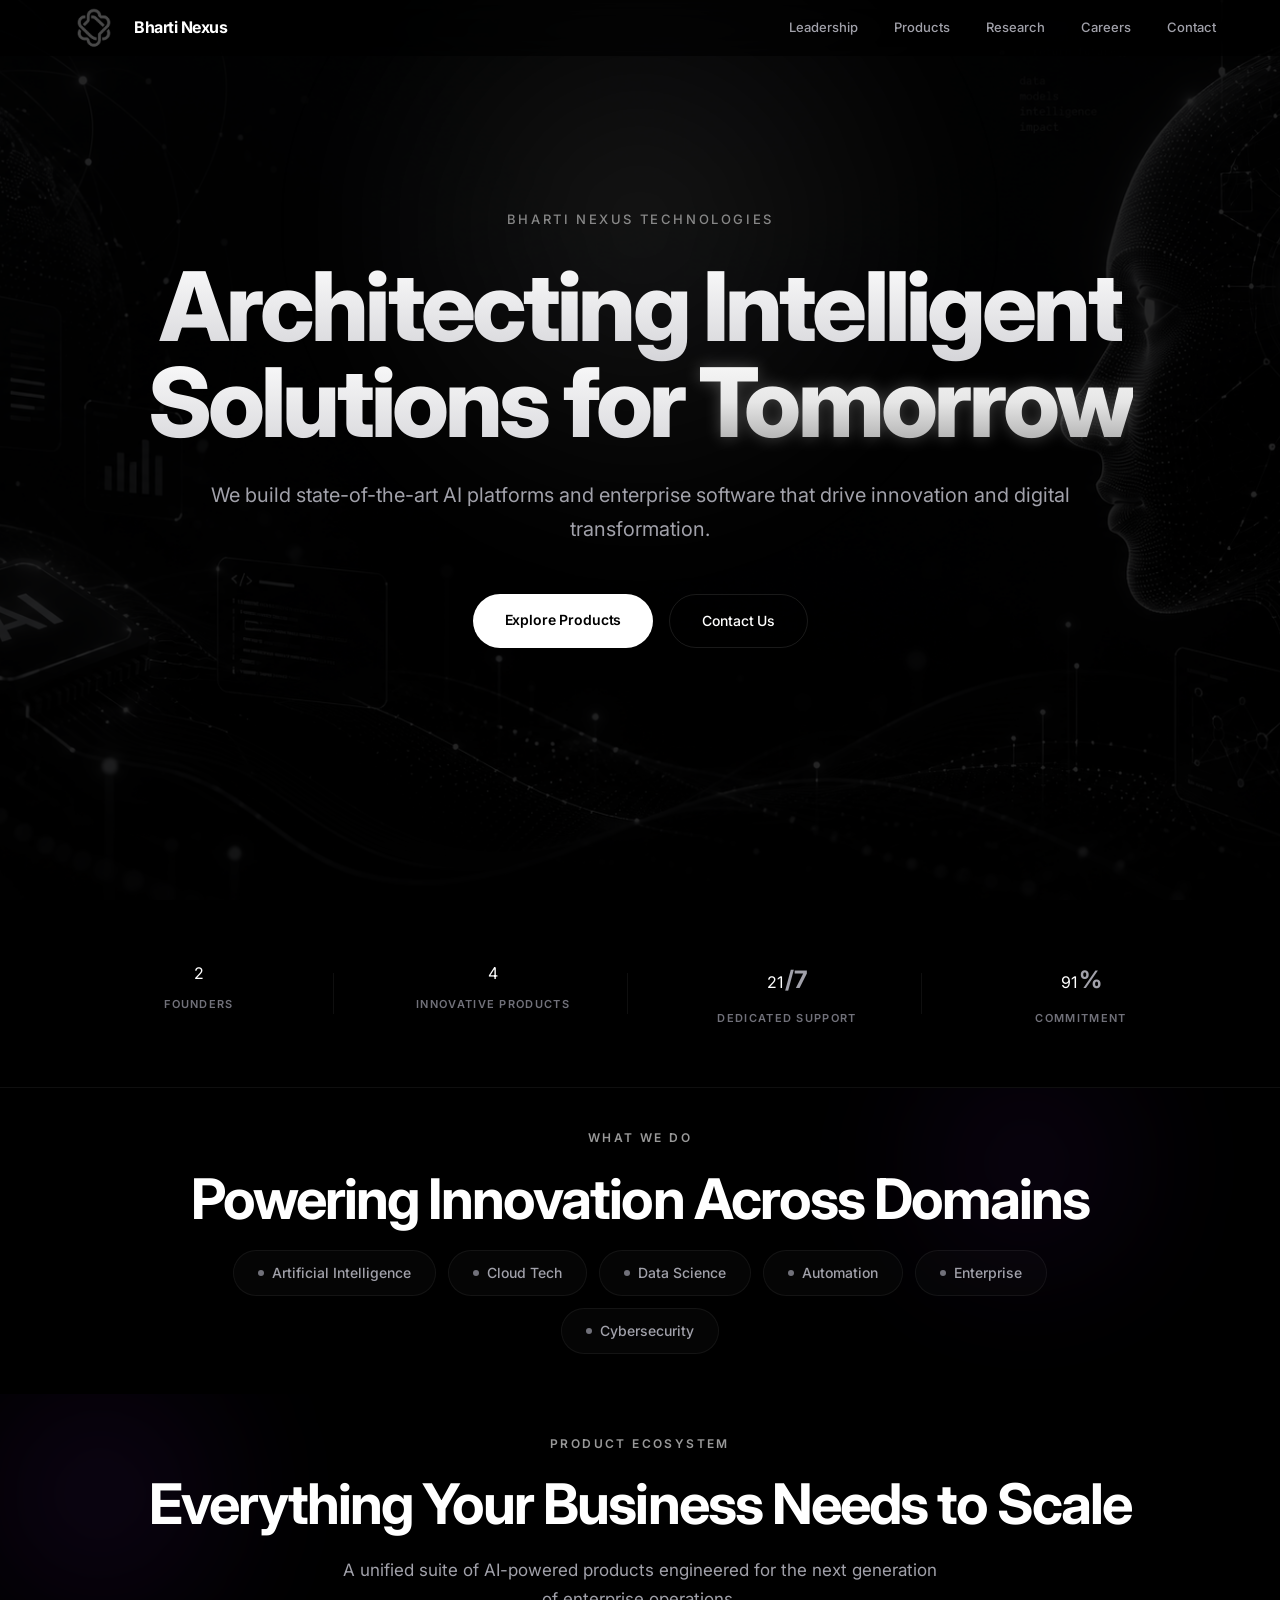
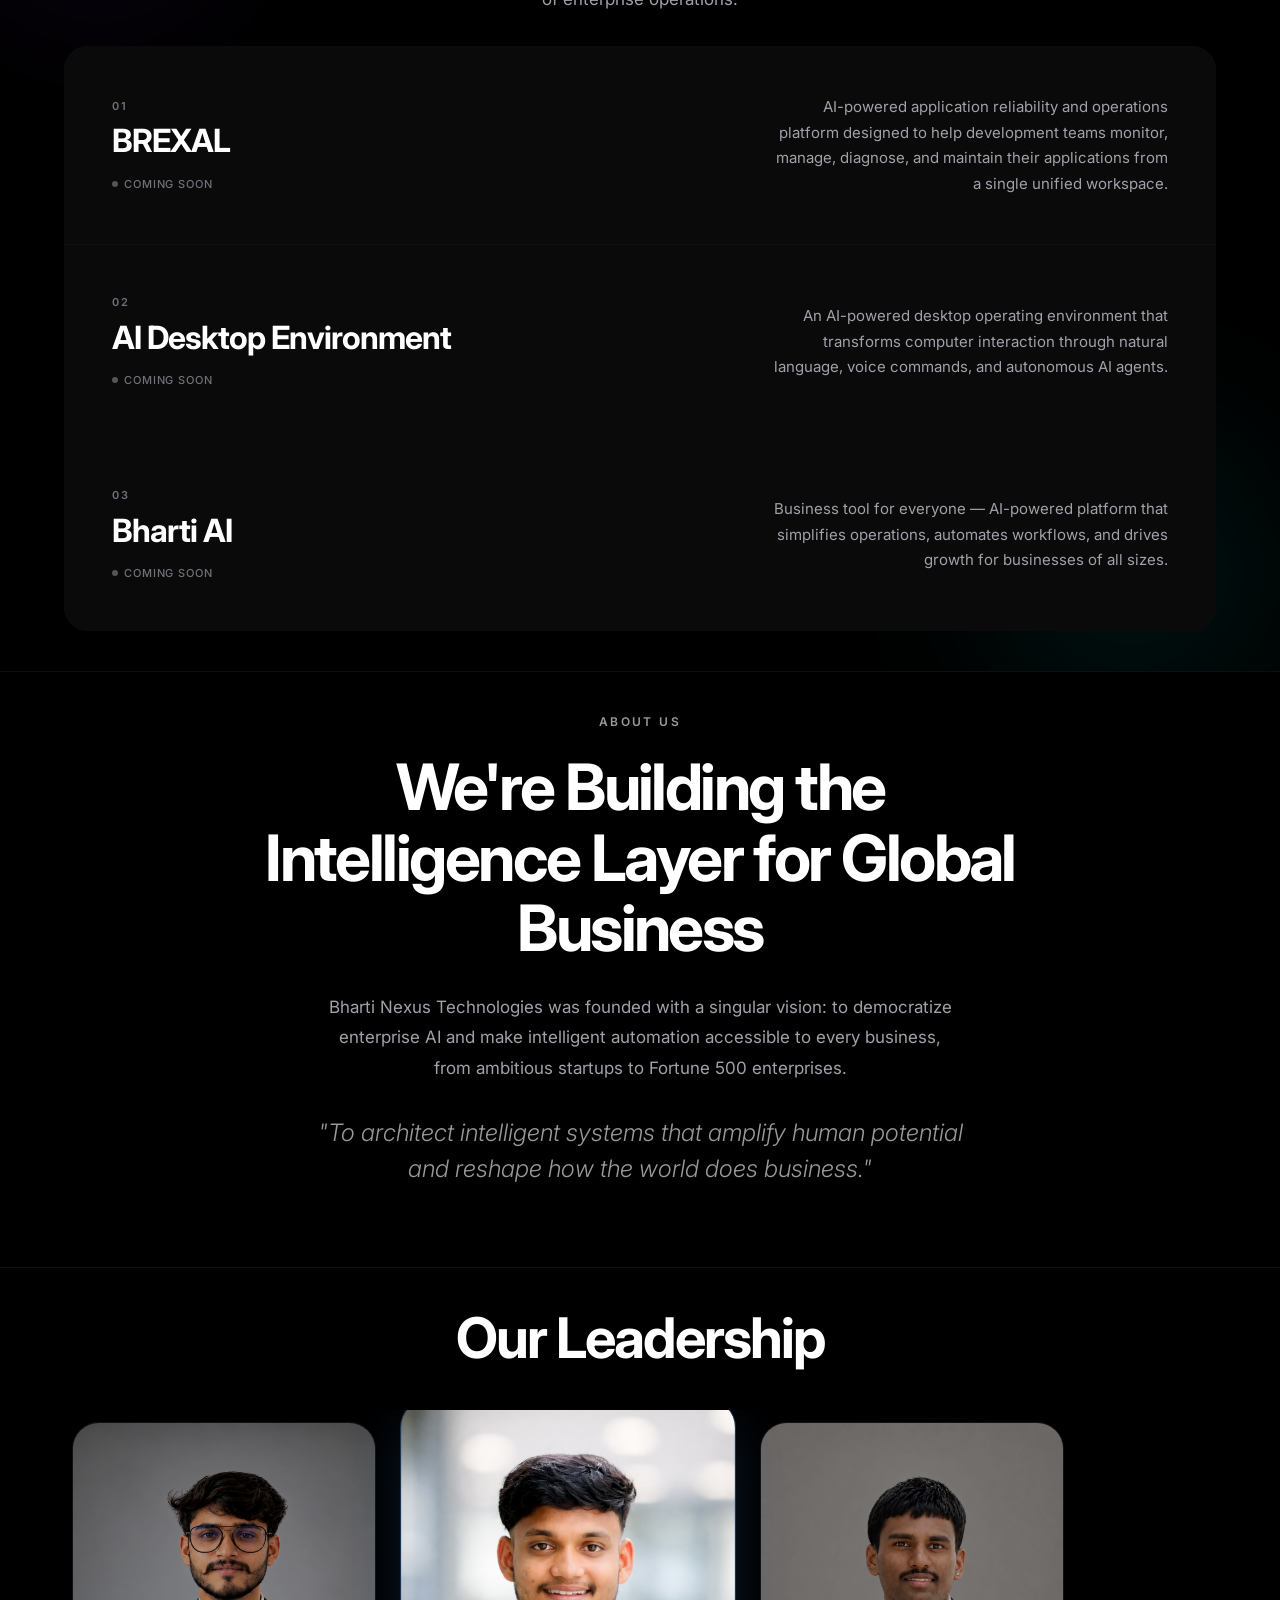
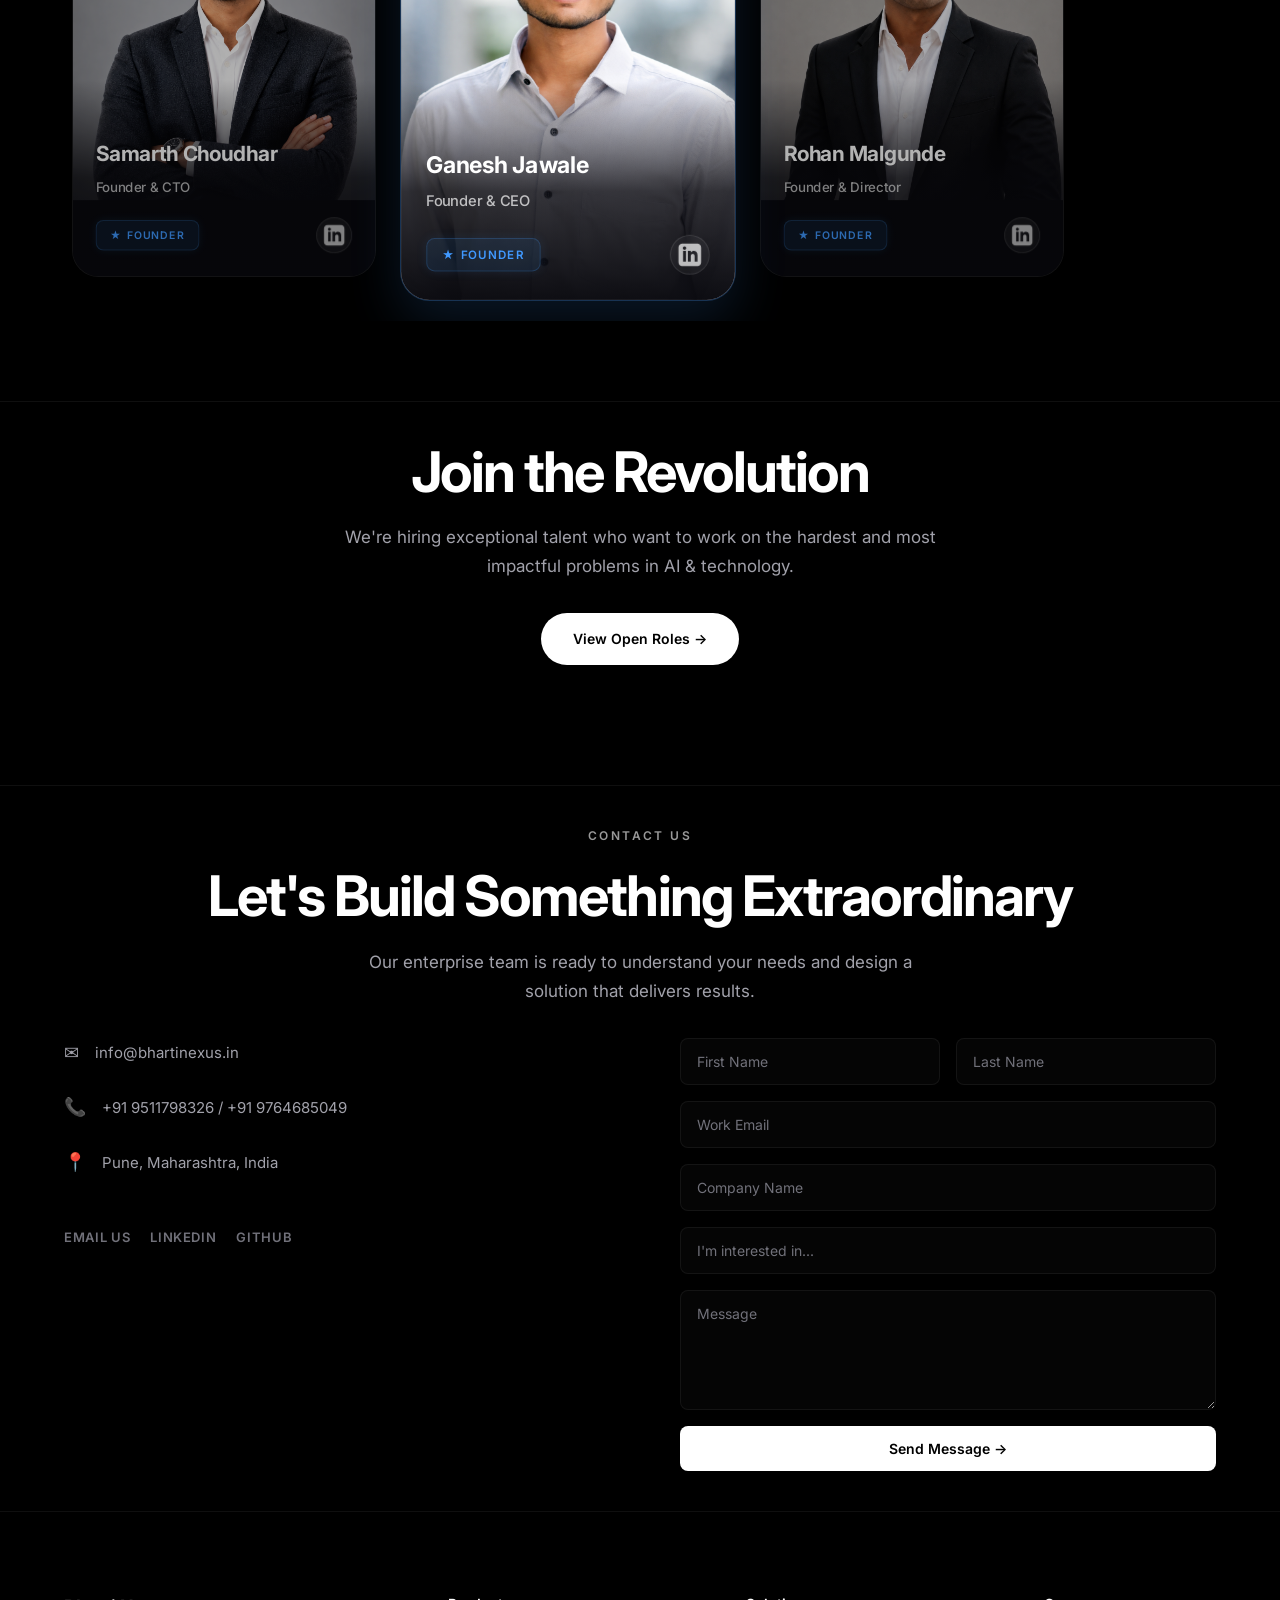
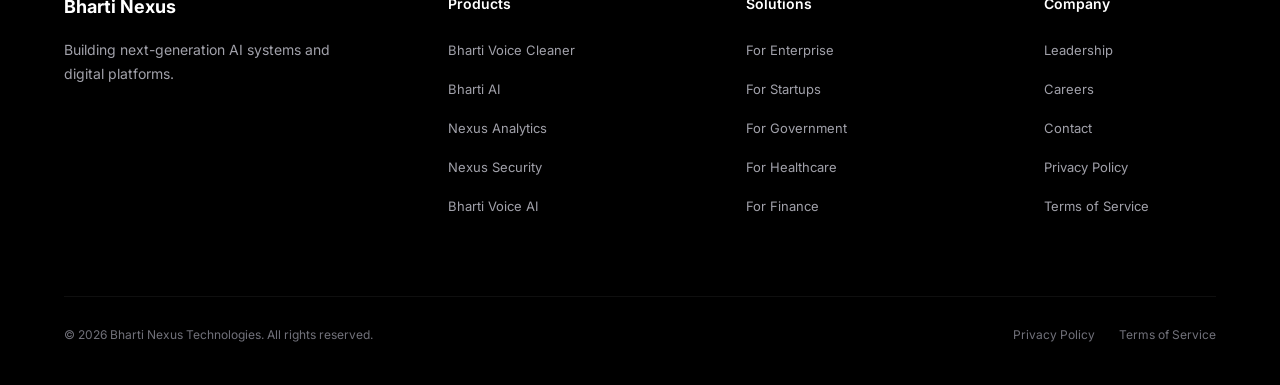
<file: index.html>
<!DOCTYPE html>
<html lang="en">
<head>
  <meta charset="UTF-8">
  <meta name="viewport" content="width=device-width, initial-scale=1.0">
  <title>Bharti Nexus Technologies | Best Startup Company in Pune for Project Development</title>
  <meta name="description" content="Bharti Nexus Technologies is a pioneering AI startup company in Pune, India, known for project development, enterprise software, and groundbreaking research on an AI Integrated OS (AI as an OS). Founded by Ganesh Jawale, Samarth Choudhar, and Rohan Malgunde.">
  <meta name="keywords" content="Best startup company in Pune for project development, Bharti Nexus Technologies, IT company in Pune, AI startup Pune, enterprise software, AI Integrated OS, AI as an OS, operating system research, custom software development Pune, Ganesh Jawale, Samarth Choudhar, Rohan Malgunde">
  <meta name="author" content="Bharti Nexus Technologies">

  <!-- Open Graph / Social Media -->
  <meta property="og:type" content="website">
  <meta property="og:url" content="https://bhartinexus.in/">
  <meta property="og:title" content="Bharti Nexus Technologies | Best Startup Company in Pune for Project Development">
  <meta property="og:description" content="Bharti Nexus Technologies is the best startup company in Pune for project development, intelligent systems, and next-generation AI platforms.">
  <meta property="og:image" content="https://bhartinexus.in/assets/images/logo.png?v=3">

  <!-- JSON-LD Structured Data for Google Knowledge Graph -->
  <script type="application/ld+json">
  {
    "@context": "https://schema.org",
    "@type": "Organization",
    "name": "Bharti Nexus Technologies",
    "alternateName": "Bharti Nexus",
    "url": "https://bhartinexus.in",
    "logo": "https://bhartinexus.in/assets/images/logo.png?v=3",
    "description": "Leading enterprise AI startup and technology company building intelligent systems and actively researching the concept of an AI Integrated OS (AI as an OS).",
    "contactPoint": {
      "@type": "ContactPoint",
      "email": "info@bhartinexus.in",
      "contactType": "customer service"
    },
    "founder": [
      {
        "@type": "Person",
        "name": "Samarth Choudhar",
        "jobTitle": "Founder & CTO",
        "sameAs": "https://www.linkedin.com/in/samarth-choudhar-516b692b3"
      },
      {
        "@type": "Person",
        "name": "Ganesh Jawale",
        "jobTitle": "Founder & CEO",
        "sameAs": "https://www.linkedin.com/in/ganesh-jawale-aa319432a"
      },
      {
        "@type": "Person",
        "name": "Rohan Malgunde",
        "jobTitle": "Founder & Director",
        "sameAs": "https://www.linkedin.com/in/rohan-malgunde-6b08a5316"
      }
    ]
  }
  </script>

  <link rel="preconnect" href="https://fonts.googleapis.com">
  <link rel="preconnect" href="https://fonts.gstatic.com" crossorigin>
  <link href="https://fonts.googleapis.com/css2?family=Inter:wght@300;400;500;600;700;800&display=swap" rel="stylesheet">
  
  
  <link rel="stylesheet" href="assets/css/index.css?v=18">
  <script src="http://localhost:5000/static/js/nexvora.js"></script>
  <script>
    window.Nexvora.init({
      clientKey: '4a49dcf3-ab3e-4690-90d3-33f3501750d4',
      endpoint: 'http://localhost:5000/api/ingest/error'
    });
  </script>
  <link rel="icon" href="assets/images/logo.png" type="image/png">
  <link rel="apple-touch-icon" href="assets/images/logo.png">
</head>
<body>

  
  <div class="loader-container" id="loader">
    <div class="loader-glow"></div>
    <div class="loader-logo">Bharti Nexus Technologies</div>
  </div>

  
  <canvas id="particle-canvas"></canvas>

  
  <nav id="navbar">
    <div class="nav-container">
      <a href="#" class="nav-brand">
        <img src="assets/images/logo.png?v=3" alt="Bharti Nexus Logo" class="nav-logo">
        Bharti Nexus
      </a>
      <div class="nav-links">
        <a href="about.html">Leadership</a>
        <a href="#products">Products</a>
          <a href="research.html">Research</a>
          <a href="#careers">Careers</a>
        <a href="#contact">Contact</a>
      </div>
      <button class="mobile-menu-btn" id="mobile-btn" aria-label="Toggle Navigation Menu">
        <div class="hamburger-line"></div>
        <div class="hamburger-line"></div>
      </button>
    </div>
  </nav>

  
  <div class="mobile-menu" id="mobile-menu">
    <a href="about.html" class="mobile-link">Leadership</a>
    <a href="#products" class="mobile-link">Products</a>
    <a href="research.html" class="mobile-link">Research</a>
    <a href="#careers" class="mobile-link">Careers</a>
    <a href="#contact" class="mobile-link">Contact</a>
  </div>

  
  <section id="hero">
    <div class="hero-glow"></div>
    <div class="hero-content">
      <p class="hero-eyebrow">Bharti Nexus Technologies</p>
      <h1 class="hero-headline"><span class="text-gradient">Architecting Intelligent</span><br><span class="text-gradient">Solutions for </span><span class="text-accent">Tomorrow</span></h1>
      <p class="hero-subline">We build state-of-the-art AI platforms and enterprise software that drive innovation and digital transformation.</p>
      <div class="hero-buttons">
        <a href="#products" class="btn-primary">Explore Products</a>
        <a href="mailto:info@bhartinexus.in" class="btn-secondary">Contact Us</a>
      </div>
    </div>
  </section>

  
  <section id="stats" style="padding-top: 60px; padding-bottom: 60px;">
    <div class="container">
      <div class="stats-grid">
        <div class="stat-item reveal">
          <div class="stat-value">
            <span class="stat-number" data-target="3">0</span>
          </div>
          <div class="stat-label">FOUNDERS</div>
        </div>
        <div class="stat-item reveal">
          <div class="stat-value">
            <span class="stat-number" data-target="5">0</span>
          </div>
          <div class="stat-label">INNOVATIVE PRODUCTS</div>
        </div>
        <div class="stat-item reveal">
          <div class="stat-value">
            <span class="stat-number" data-target="24">0</span><span class="stat-suffix">/7</span>
          </div>
          <div class="stat-label">DEDICATED SUPPORT</div>
        </div>
        <div class="stat-item reveal">
          <div class="stat-value">
            <span class="stat-number" data-target="100">0</span><span class="stat-suffix">%</span>
          </div>
          <div class="stat-label">COMMITMENT</div>
        </div>
      </div>
    </div>
  </section>

  
  <section id="domains" style="position: relative; overflow: hidden;">
    <div class="floating-orb orb-1" style="width: 250px; height: 250px; top: -50px; right: 10%; left: auto;"></div>
    <div class="container" style="position: relative; z-index: 1;">
      <div class="eyebrow reveal">What We Do</div>
      <h2 class="section-headline reveal">Powering Innovation Across Domains</h2>
      <div class="domains-wrapper reveal">
        <div class="domain-pill"><span class="cap-dot"></span> Artificial Intelligence</div>
        <div class="domain-pill"><span class="cap-dot"></span> Cloud Tech</div>
        <div class="domain-pill"><span class="cap-dot"></span> Data Science</div>
        <div class="domain-pill"><span class="cap-dot"></span> Automation</div>
        <div class="domain-pill"><span class="cap-dot"></span> Enterprise</div>
        <div class="domain-pill"><span class="cap-dot"></span> Cybersecurity</div>
      </div>
    </div>
  </section>

  
  <section id="products" style="position: relative; overflow: hidden;">
    <div class="floating-orb orb-1"></div>
    <div class="floating-orb orb-2"></div>
    <div class="container" style="position: relative; z-index: 1;">
      <div class="eyebrow reveal">Product Ecosystem</div>
      <h2 class="section-headline reveal">Everything Your Business Needs to Scale</h2>
      <p class="section-subtext reveal">A unified suite of AI-powered products engineered for the next generation of enterprise operations.</p>
      
      <div class="products-showcase">
          <div class="product-row reveal">
            <div class="product-left">
              <div class="product-number">01</div>
              <div class="product-name">BREXAL</div>
              <div class="product-tag"><span class="product-tag-dot"></span> Coming Soon</div>
            </div>
            <div class="product-right">
              <p>AI-powered application reliability and operations platform designed to help development teams monitor, manage, diagnose, and maintain their applications from a single unified workspace.</p>
            </div>
          </div>
          <div class="product-row reveal">
            <div class="product-left">
              <div class="product-number">02</div>
              <div class="product-name">AI Desktop Environment</div>
              <div class="product-tag"><span class="product-tag-dot"></span> Coming Soon</div>
            </div>
            <div class="product-right">
              <p>An AI-powered desktop operating environment that transforms computer interaction through natural language, voice commands, and autonomous AI agents.</p>
            </div>
          </div>
          <div class="product-row reveal">
            <div class="product-left">
              <div class="product-number">03</div>
              <div class="product-name">Bharti AI</div>
              <div class="product-tag"><span class="product-tag-dot"></span> Coming Soon</div>
            </div>
            <div class="product-right">
              <p>Business tool for everyone — AI-powered platform that simplifies operations, automates workflows, and drives growth for businesses of all sizes.</p>
            </div>
          </div>
        </div>
      </div>
    </section>

  
  <section id="about">
    <div class="container">
      <div class="eyebrow reveal">About Us</div>
      <h2 class="about-headline reveal">We're Building the Intelligence Layer for Global Business</h2>
      
      <p class="about-body reveal">
        Bharti Nexus Technologies was founded with a singular vision: to democratize enterprise AI and make intelligent automation accessible to every business, from ambitious startups to Fortune 500 enterprises.
      </p>
      
      <blockquote class="mission-quote reveal">
        "To architect intelligent systems that amplify human potential<br>and reshape how the world does business."
      </blockquote>
      

    </div>
  </section>

  <section id="leadership" style="padding-bottom: 80px;">
    <div class="container">
      <h2 class="section-headline reveal" style="text-align: center; margin-bottom: 40px;">Our Leadership</h2>
      <div class="mobile-leadership-progress">
        <span class="current">01</span> &nbsp;/&nbsp; <span class="total">03</span>
      </div>
      <div class="leaders-carousel reveal" id="leaders-container">
        <div class="leader-card">
          <img src="assets/images/samarth.png?v=2" alt="Samarth Choudhar - Founder & CTO of Bharti Nexus Technologies" class="leader-img">
          <div class="leader-info-overlay">
            <h3 class="leader-name">Samarth Choudhar</h3>
            <p class="leader-title">Founder & CTO</p>
            <div class="leader-bottom-row">
              <div class="leader-badge">★ Founder</div>
              <a href="https://www.linkedin.com/in/samarth-choudhar-516b692b3" target="_blank" class="linkedin-icon" aria-label="Samarth Choudhar LinkedIn Profile">
                <svg width="22" height="22" viewBox="0 0 24 24" fill="currentColor"><path d="M19 0h-14c-2.761 0-5 2.239-5 5v14c0 2.761 2.239 5 5 5h14c2.762 0 5-2.239 5-5v-14c0-2.761-2.238-5-5-5zm-11 19h-3v-11h3v11zm-1.5-12.268c-.966 0-1.75-.79-1.75-1.764s.784-1.764 1.75-1.764 1.75.79 1.75 1.764-.783 1.764-1.75 1.764zm13.5 12.268h-3v-5.604c0-3.368-4-3.113-4 0v5.604h-3v-11h3v1.765c1.396-2.586 7-2.777 7 2.476v6.759z"/></svg>
              </a>
            </div>
          </div>
        </div>
        <div class="leader-card">
          <img src="assets/images/ganesh.png" alt="Ganesh Jawale - Founder & CEO of Bharti Nexus Technologies" class="leader-img">
          <div class="leader-info-overlay">
            <h3 class="leader-name">Ganesh Jawale</h3>
            <p class="leader-title">Founder & CEO</p>
            <div class="leader-bottom-row">
              <div class="leader-badge">★ Founder</div>
              <a href="https://www.linkedin.com/in/ganesh-jawale-aa319432a" target="_blank" class="linkedin-icon" aria-label="Ganesh Jawale LinkedIn Profile">
                <svg width="22" height="22" viewBox="0 0 24 24" fill="currentColor"><path d="M19 0h-14c-2.761 0-5 2.239-5 5v14c0 2.761 2.239 5 5 5h14c2.762 0 5-2.239 5-5v-14c0-2.761-2.238-5-5-5zm-11 19h-3v-11h3v11zm-1.5-12.268c-.966 0-1.75-.79-1.75-1.764s.784-1.764 1.75-1.764 1.75.79 1.75 1.764-.783 1.764-1.75 1.764zm13.5 12.268h-3v-5.604c0-3.368-4-3.113-4 0v5.604h-3v-11h3v1.765c1.396-2.586 7-2.777 7 2.476v6.759z"/></svg>
              </a>
            </div>
          </div>
        </div>
        <div class="leader-card">
          <img src="assets/images/rohan.png?v=2" alt="Rohan Malgunde - Founder & Director of Bharti Nexus Technologies" class="leader-img">
          <div class="leader-info-overlay">
            <h3 class="leader-name">Rohan Malgunde</h3>
            <p class="leader-title">Founder & Director</p>
            <div class="leader-bottom-row">
              <div class="leader-badge">★ Founder</div>
              <a href="https://www.linkedin.com/in/rohan-malgunde-6b08a5316" target="_blank" class="linkedin-icon" aria-label="Rohan Malgunde LinkedIn Profile">
                <svg width="22" height="22" viewBox="0 0 24 24" fill="currentColor"><path d="M19 0h-14c-2.761 0-5 2.239-5 5v14c0 2.761 2.239 5 5 5h14c2.762 0 5-2.239 5-5v-14c0-2.761-2.238-5-5-5zm-11 19h-3v-11h3v11zm-1.5-12.268c-.966 0-1.75-.79-1.75-1.764s.784-1.764 1.75-1.764 1.75.79 1.75 1.764-.783 1.764-1.75 1.764zm13.5 12.268h-3v-5.604c0-3.368-4-3.113-4 0v5.604h-3v-11h3v1.765c1.396-2.586 7-2.777 7 2.476v6.759z"/></svg>
              </a>
            </div>
          </div>
        </div>
      </div>
    </div>
  </section>

  
  <section id="careers">
    <div class="container">
      <h2 class="section-headline reveal">Join the Revolution</h2>
      <p class="section-subtext reveal">We're hiring exceptional talent who want to work on the hardest and most impactful problems in AI & technology.</p>
      
      <div class="reveal">
        <a href="mailto:info@bhartinexus.in?subject=Careers%20Inquiry" class="careers-cta">View Open Roles →</a>
      </div>
    </div>
  </section>

  
  <section id="contact">
    <div class="container">
      <div class="eyebrow reveal">Contact Us</div>
      <h2 class="section-headline reveal">Let's Build Something Extraordinary</h2>
      <p class="section-subtext reveal">Our enterprise team is ready to understand your needs and design a solution that delivers results.</p>
      
      <div class="contact-grid">
        <div class="contact-info reveal">
          <div class="contact-item">
            <span class="contact-icon">&#9993;</span>
              <span>info@bhartinexus.in</span>
          </div>
          <div class="contact-item">
            <span class="contact-icon">&#128222;</span>
              <span>+91 9511798326 / +91 9764685049</span>
          </div>
          <div class="contact-item">
            <span class="contact-icon">&#128205;</span>
              <span>Pune, Maharashtra, India</span>
          </div>
          
          <div class="social-links">
            <a href="mailto:info@bhartinexus.in">Email Us</a>
            <a href="https://www.linkedin.com/in/samarth-choudhar-516b692b3" target="_blank">LinkedIn</a>
            <a href="https://github.com/samarth3394" target="_blank">GitHub</a>
          </div>
        </div>
        
        <div class="contact-form reveal">
          <div class="form-row">
            <input type="text" id="cf-fname" placeholder="First Name">
            <input type="text" id="cf-lname" placeholder="Last Name">
          </div>
          <input type="email" id="cf-email" placeholder="Work Email">
          <input type="text" id="cf-company" placeholder="Company Name">
          <select id="cf-interest">
            <option value="" disabled selected>I'm interested in...</option>
            <option value="AI Solutions">AI Solutions</option>
            <option value="Cloud Tech">Cloud Tech</option>
            <option value="Web/App Development">Web/App Development</option>
            <option value="Other">Other</option>
          </select>
          <textarea id="cf-message" placeholder="Message"></textarea>
          <button class="submit-btn" onclick="sendEmail()">Send Message →</button>
        </div>
      </div>
    </div>
  </section>

  
  <footer id="footer">
    <div class="container">
      <div class="footer-grid">
        <div class="footer-brand reveal">
          <span class="logo">Bharti Nexus</span>
          <p class="footer-tagline">Building next-generation AI systems and digital platforms.</p>

        </div>
        
        <div class="footer-col reveal" style="transition-delay: 0.1s;">
          <h4 class="footer-col-title">Products</h4>
          <ul class="footer-links">
            <li><a href="#products">Bharti Voice Cleaner</a></li>
            <li><a href="#products">Bharti AI</a></li>
            <li><a href="#products">Nexus Analytics</a></li>
            <li><a href="#products">Nexus Security</a></li>
            <li><a href="#products">Bharti Voice AI</a></li>
          </ul>
        </div>
        
        <div class="footer-col reveal" style="transition-delay: 0.2s;">
          <h4 class="footer-col-title">Solutions</h4>
          <ul class="footer-links">
            <li><a href="#capabilities">For Enterprise</a></li>
            <li><a href="#capabilities">For Startups</a></li>
            <li><a href="#capabilities">For Government</a></li>
            <li><a href="#capabilities">For Healthcare</a></li>
            <li><a href="#capabilities">For Finance</a></li>
          </ul>
        </div>
        
        <div class="footer-col reveal" style="transition-delay: 0.3s;">
          <h4 class="footer-col-title">Company</h4>
          <ul class="footer-links">
            <li><a href="about.html">Leadership</a></li>
            <li><a href="#careers">Careers</a></li>
            <li><a href="#contact">Contact</a></li>
            <li><a href="privacy.html">Privacy Policy</a></li>
            <li><a href="terms.html">Terms of Service</a></li>
          </ul>
        </div>
      </div>
      
      <div class="footer-bottom reveal">
        <div>© 2026 Bharti Nexus Technologies. All rights reserved.</div>
        <div class="footer-bottom-links">
          <a href="privacy.html">Privacy Policy</a>
          <a href="terms.html">Terms of Service</a>
        </div>

      </div>
    </div>
  </footer>

  
  
  <script src="assets/js/index.js"></script>
  <script>
    // Section Snap Scroll Animations
    document.addEventListener("DOMContentLoaded", () => {
      const sections = document.querySelectorAll('section');
      
      const snapObserver = new IntersectionObserver((entries) => {
        entries.forEach(entry => {
          if (entry.isIntersecting) {
            entry.target.classList.add('snap-visible');
          }
        });
      }, {
        threshold: 0.3
      });

      sections.forEach(s => snapObserver.observe(s));

      // Mobile Leadership Scroll Animation & Progress
      const cards = document.querySelectorAll('#leaders-container .leader-card');
      const progressCurrent = document.querySelector('.mobile-leadership-progress .current');
      
      if (!cards.length || !progressCurrent) return;

      const leaderObserver = new IntersectionObserver((entries) => {
        entries.forEach(entry => {
          if (entry.isIntersecting) {
            entry.target.classList.add('mobile-active');
            const index = Array.from(cards).indexOf(entry.target) + 1;
            progressCurrent.textContent = index.toString().padStart(2, '0');
          } else {
            entry.target.classList.remove('mobile-active');
          }
        });
      }, {
        root: document.getElementById('leaders-container'),
        threshold: 0.6
      });

      cards.forEach(card => leaderObserver.observe(card));
    });
  </script>
</body>
</html>
</file>
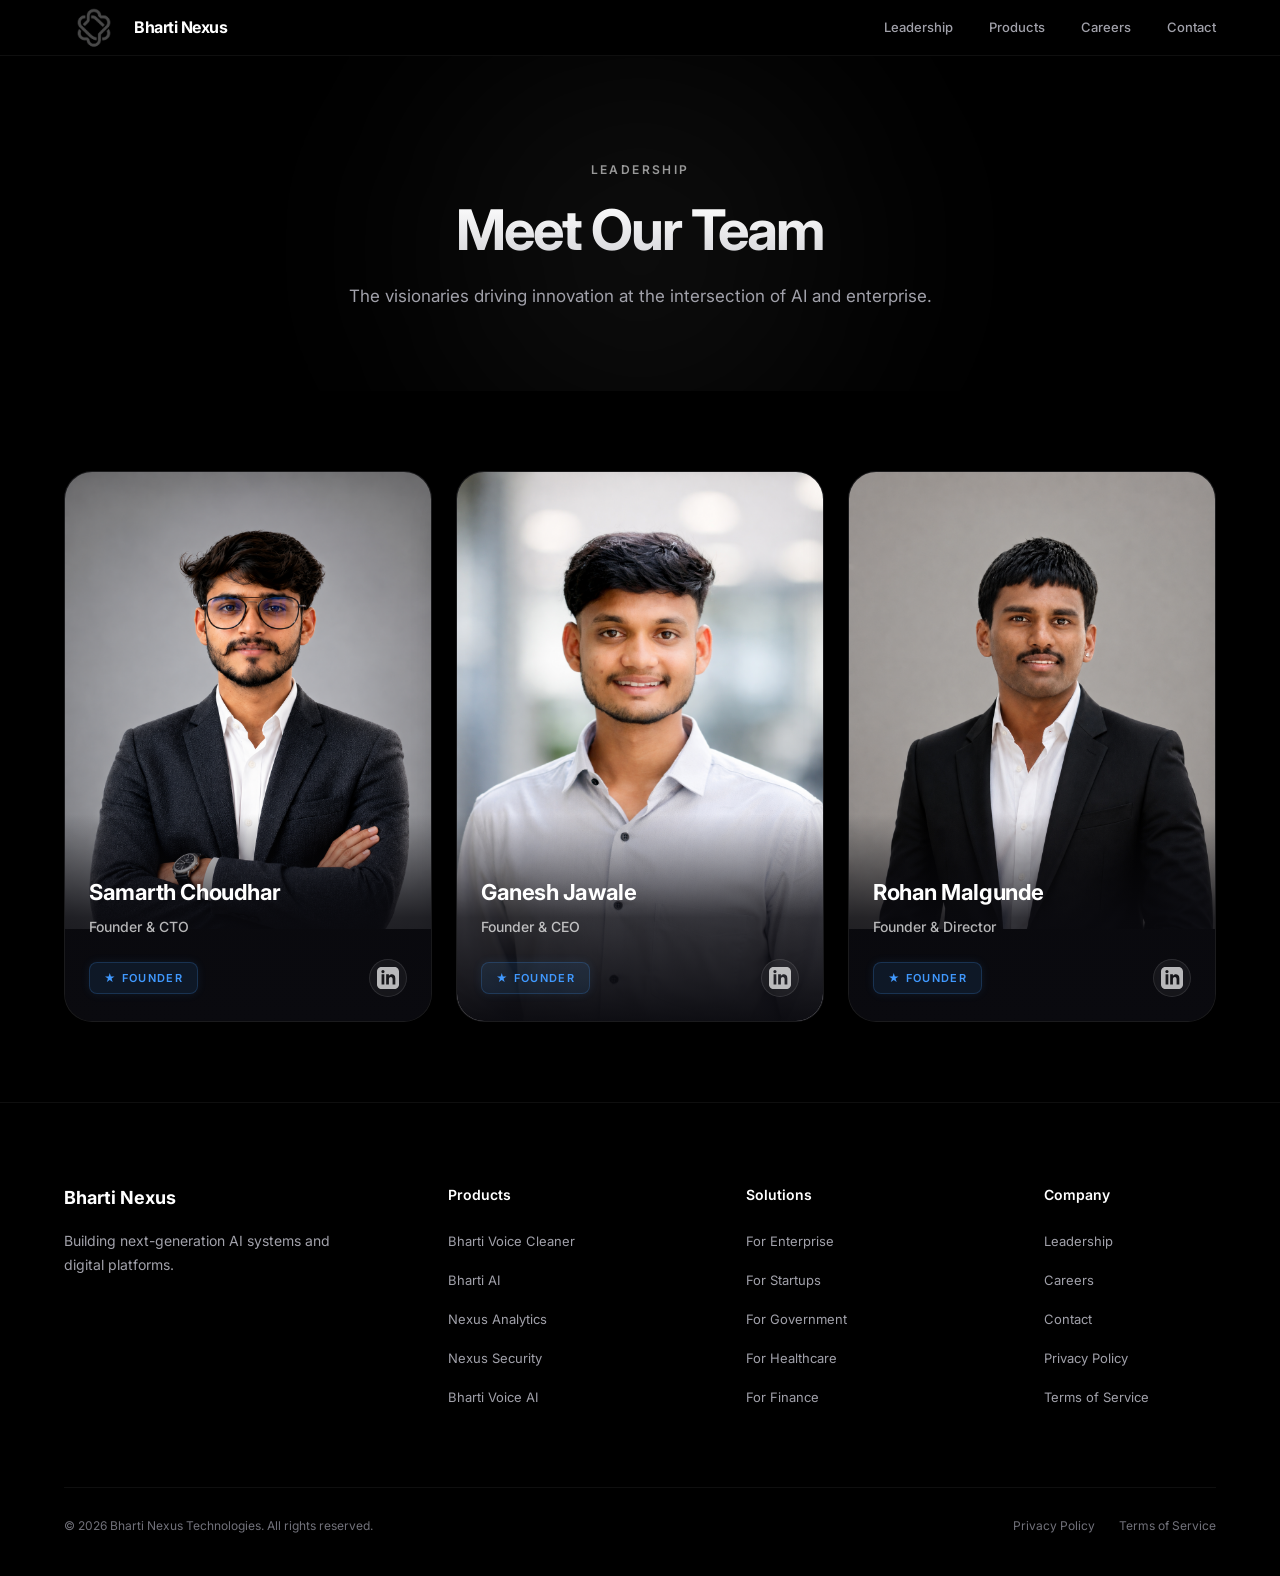
<file: about.html>
<!DOCTYPE html>
<html lang="en">
<head>
  <meta charset="UTF-8">
  <meta name="viewport" content="width=device-width, initial-scale=1.0">
  <title>About Us | Bharti Nexus Technologies | Best Startup in Pune</title>
  <meta name="description" content="Meet the leadership team at Bharti Nexus Technologies, the best startup company in Pune for project development and enterprise AI. Founded by Samarth Choudhar, Ganesh Jawale, and Rohan Malgunde.">
  <meta name="keywords" content="Bharti Nexus leadership, Best startup company in Pune for project development, Pune IT company, Samarth Choudhar, Ganesh Jawale, Rohan Malgunde, top tech company founders, AI startup team">
  <meta name="author" content="Bharti Nexus Technologies">

  <!-- Open Graph / Social Media -->
  <meta property="og:type" content="website">
  <meta property="og:url" content="https://bhartinexus.in/about.html">
  <meta property="og:title" content="Leadership & Founders | Bharti Nexus Technologies">
  <meta property="og:description" content="Meet the founders of Bharti Nexus Technologies: Ganesh Jawale, Samarth Choudhar, and Rohan Malgunde. We are building the intelligence layer for global business.">
  <meta property="og:image" content="https://bhartinexus.in/assets/images/logo.png?v=3">

  <!-- JSON-LD Structured Data for Google Knowledge Graph -->
  <script type="application/ld+json">
  {
    "@context": "https://schema.org",
    "@type": "Organization",
    "name": "Bharti Nexus Technologies",
    "alternateName": "Bharti Nexus",
    "url": "https://bhartinexus.in",
    "logo": "https://bhartinexus.in/assets/images/logo.png?v=3",
    "description": "Leading enterprise AI startup and technology company building intelligent systems.",
    "founder": [
      {
        "@type": "Person",
        "name": "Samarth Choudhar",
        "jobTitle": "Founder & CTO",
        "sameAs": "https://www.linkedin.com/in/samarth-choudhar-516b692b3",
        "worksFor": {
          "@type": "Organization",
          "name": "Bharti Nexus Technologies"
        }
      },
      {
        "@type": "Person",
        "name": "Ganesh Jawale",
        "jobTitle": "Founder & CEO",
        "sameAs": "https://www.linkedin.com/in/ganesh-jawale-aa319432a",
        "worksFor": {
          "@type": "Organization",
          "name": "Bharti Nexus Technologies"
        }
      },
      {
        "@type": "Person",
        "name": "Rohan Malgunde",
        "jobTitle": "Founder & Director",
        "sameAs": "https://www.linkedin.com/in/rohan-malgunde-6b08a5316",
        "worksFor": {
          "@type": "Organization",
          "name": "Bharti Nexus Technologies"
        }
      }
    ]
  }
  </script>

  <link rel="preconnect" href="https://fonts.googleapis.com">
  <link rel="preconnect" href="https://fonts.gstatic.com" crossorigin>
  <link href="https://fonts.googleapis.com/css2?family=Inter:wght@300;400;500;600;700;800&display=swap" rel="stylesheet">

  
  <link rel="stylesheet" href="assets/css/about.css?v=6">
  <script src="http://localhost:5000/static/js/nexvora.js"></script>
  <script>
    window.Nexvora.init({
      clientKey: '4a49dcf3-ab3e-4690-90d3-33f3501750d4',
      endpoint: 'http://localhost:5000/api/ingest/error'
    });
  </script>
  <link rel="icon" href="assets/images/logo.png" type="image/png">
  <link rel="apple-touch-icon" href="assets/images/logo.png">
</head>
<body>

  
  <nav id="navbar">
    <div class="nav-container">
      <a href="index.html" class="nav-brand">
        <img src="assets/images/logo.png?v=3" alt="Bharti Nexus Logo" class="nav-logo">
        Bharti Nexus
      </a>
      <div class="nav-links">
        <a href="about.html">Leadership</a>
        <a href="index.html#products">Products</a>

        <a href="index.html#careers">Careers</a>
        <a href="index.html#contact">Contact</a>
      </div>
      <button class="mobile-menu-btn" id="mobile-btn" aria-label="Toggle Navigation Menu">
        <div class="hamburger-line"></div>
        <div class="hamburger-line"></div>
      </button>
    </div>
  </nav>

  
  <div class="mobile-menu" id="mobile-menu">
    <a href="about.html" class="mobile-link">Leadership</a>
    <a href="index.html#products" class="mobile-link">Products</a>

    <a href="index.html#careers" class="mobile-link">Careers</a>
    <a href="index.html#contact" class="mobile-link">Contact</a>
  </div>

  
  <section class="page-hero">
    <div class="container">
      <p class="eyebrow fade-in">Leadership</p>
      <h1 class="fade-in fade-in-delay-1">Meet Our Team</h1>
      <p class="fade-in fade-in-delay-2">The visionaries driving innovation at the intersection of AI and enterprise.</p>
    </div>
  </section>

  
  <section>
    <div class="container fade-in">
      <div class="mobile-leadership-progress">
        <span class="current">01</span> &nbsp;/&nbsp; <span class="total">03</span>
      </div>
      <div class="leaders-grid" id="leaders-container-about">
        <div class="leader-card">
          <img src="assets/images/samarth.png?v=2" alt="Samarth Choudhar - Founder & CTO of Bharti Nexus Technologies" class="leader-img">
          <div class="leader-info-overlay">
            <h3 class="leader-name">Samarth Choudhar</h3>
            <p class="leader-title">Founder & CTO</p>
            <div class="leader-bottom-row">
              <div class="leader-badge">&#9733; Founder</div>
              <a href="https://www.linkedin.com/in/samarth-choudhar-516b692b3" target="_blank" class="linkedin-icon" aria-label="Samarth Choudhar LinkedIn Profile">
                <svg width="22" height="22" viewBox="0 0 24 24" fill="currentColor"><path d="M19 0h-14c-2.761 0-5 2.239-5 5v14c0 2.761 2.239 5 5 5h14c2.762 0 5-2.239 5-5v-14c0-2.761-2.238-5-5-5zm-11 19h-3v-11h3v11zm-1.5-12.268c-.966 0-1.75-.79-1.75-1.764s.784-1.764 1.75-1.764 1.75.79 1.75 1.764-.783 1.764-1.75 1.764zm13.5 12.268h-3v-5.604c0-3.368-4-3.113-4 0v5.604h-3v-11h3v1.765c1.396-2.586 7-2.777 7 2.476v6.759z"/></svg>
              </a>
            </div>
          </div>
        </div>
        <div class="leader-card">
          <img src="assets/images/ganesh.png" alt="Ganesh Jawale - Founder & CEO of Bharti Nexus Technologies" class="leader-img">
          <div class="leader-info-overlay">
            <h3 class="leader-name">Ganesh Jawale</h3>
            <p class="leader-title">Founder & CEO</p>
            <div class="leader-bottom-row">
              <div class="leader-badge">&#9733; Founder</div>
              <a href="https://www.linkedin.com/in/ganesh-jawale-aa319432a" target="_blank" class="linkedin-icon" aria-label="Ganesh Jawale LinkedIn Profile">
                <svg width="22" height="22" viewBox="0 0 24 24" fill="currentColor"><path d="M19 0h-14c-2.761 0-5 2.239-5 5v14c0 2.761 2.239 5 5 5h14c2.762 0 5-2.239 5-5v-14c0-2.761-2.238-5-5-5zm-11 19h-3v-11h3v11zm-1.5-12.268c-.966 0-1.75-.79-1.75-1.764s.784-1.764 1.75-1.764 1.75.79 1.75 1.764-.783 1.764-1.75 1.764zm13.5 12.268h-3v-5.604c0-3.368-4-3.113-4 0v5.604h-3v-11h3v1.765c1.396-2.586 7-2.777 7 2.476v6.759z"/></svg>
              </a>
            </div>
          </div>
        </div>
        <div class="leader-card">
          <img src="assets/images/rohan.png?v=2" alt="Rohan Malgunde - Founder & Director of Bharti Nexus Technologies" class="leader-img">
          <div class="leader-info-overlay">
            <h3 class="leader-name">Rohan Malgunde</h3>
            <p class="leader-title">Founder & Director</p>
            <div class="leader-bottom-row">
              <div class="leader-badge">&#9733; Founder</div>
              <a href="https://www.linkedin.com/in/rohan-malgunde-6b08a5316" target="_blank" class="linkedin-icon" aria-label="Rohan Malgunde LinkedIn Profile">
                <svg width="22" height="22" viewBox="0 0 24 24" fill="currentColor"><path d="M19 0h-14c-2.761 0-5 2.239-5 5v14c0 2.761 2.239 5 5 5h14c2.762 0 5-2.239 5-5v-14c0-2.761-2.238-5-5-5zm-11 19h-3v-11h3v11zm-1.5-12.268c-.966 0-1.75-.79-1.75-1.764s.784-1.764 1.75-1.764 1.75.79 1.75 1.764-.783 1.764-1.75 1.764zm13.5 12.268h-3v-5.604c0-3.368-4-3.113-4 0v5.604h-3v-11h3v1.765c1.396-2.586 7-2.777 7 2.476v6.759z"/></svg>
              </a>
            </div>
          </div>
        </div>
      </div>
    </div>
  </section>

  
  <footer id="footer">
    <div class="container">
      <div class="footer-grid">
        <div class="footer-brand">
          <span class="logo">Bharti Nexus</span>
          <p class="footer-tagline">Building next-generation AI systems and digital platforms.</p>

        </div>
        <div class="footer-col">
          <h4 class="footer-col-title">Products</h4>
          <ul class="footer-links">
            <li><a href="index.html#products">Bharti Voice Cleaner</a></li>
            <li><a href="index.html#products">Bharti AI</a></li>
            <li><a href="index.html#products">Nexus Analytics</a></li>
            <li><a href="index.html#products">Nexus Security</a></li>
            <li><a href="index.html#products">Bharti Voice AI</a></li>
          </ul>
        </div>
        <div class="footer-col">
          <h4 class="footer-col-title">Solutions</h4>
          <ul class="footer-links">
            <li><a href="index.html#capabilities">For Enterprise</a></li>
            <li><a href="index.html#capabilities">For Startups</a></li>
            <li><a href="index.html#capabilities">For Government</a></li>
            <li><a href="index.html#capabilities">For Healthcare</a></li>
            <li><a href="index.html#capabilities">For Finance</a></li>
          </ul>
        </div>
        <div class="footer-col">
          <h4 class="footer-col-title">Company</h4>
          <ul class="footer-links">
            <li><a href="about.html">Leadership</a></li>
            <li><a href="index.html#careers">Careers</a></li>
            <li><a href="index.html#contact">Contact</a></li>
            <li><a href="privacy.html">Privacy Policy</a></li>
            <li><a href="terms.html">Terms of Service</a></li>
          </ul>
        </div>
      </div>
      <div class="footer-bottom">
        <div>© 2026 Bharti Nexus Technologies. All rights reserved.</div>
        <div class="footer-bottom-links">
          <a href="privacy.html">Privacy Policy</a>
          <a href="terms.html">Terms of Service</a>
        </div>

      </div>
    </div>
  </footer>

  
  <script src="assets/js/about.js"></script>
  <script>
    // Mobile Leadership Scroll Animation & Progress
    document.addEventListener("DOMContentLoaded", () => {
      const cards = document.querySelectorAll('#leaders-container-about .leader-card');
      const progressCurrent = document.querySelector('.mobile-leadership-progress .current');
      
      if (!cards.length || !progressCurrent) return;

      const observer = new IntersectionObserver((entries) => {
        entries.forEach(entry => {
          if (entry.isIntersecting) {
            entry.target.classList.add('mobile-active');
            // Update progress indicator based on card index
            const index = Array.from(cards).indexOf(entry.target) + 1;
            progressCurrent.textContent = index.toString().padStart(2, '0');
          } else {
            entry.target.classList.remove('mobile-active');
          }
        });
      }, {
        root: document.getElementById('leaders-container-about'),
        threshold: 0.6 // Trigger when card is 60% visible
      });

      cards.forEach(card => observer.observe(card));
    });
  </script>
</body>
</html>
</file>
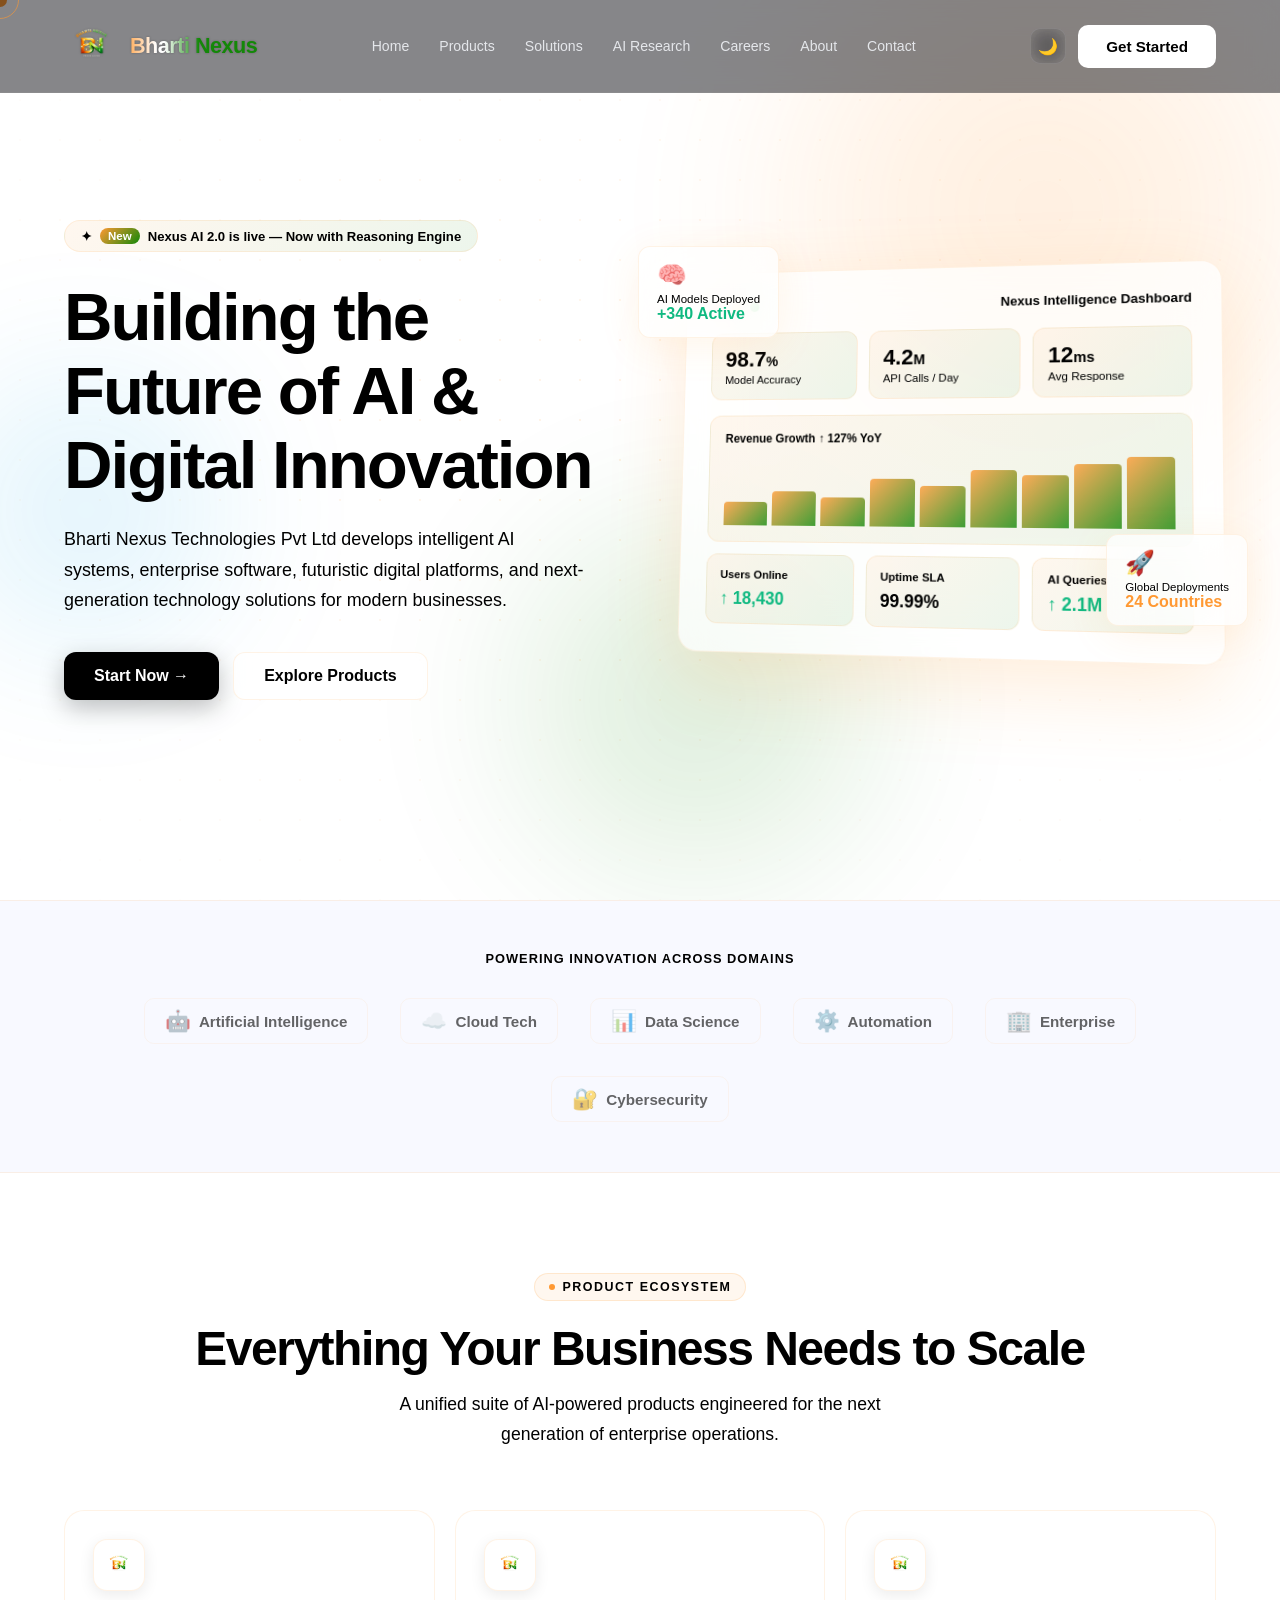
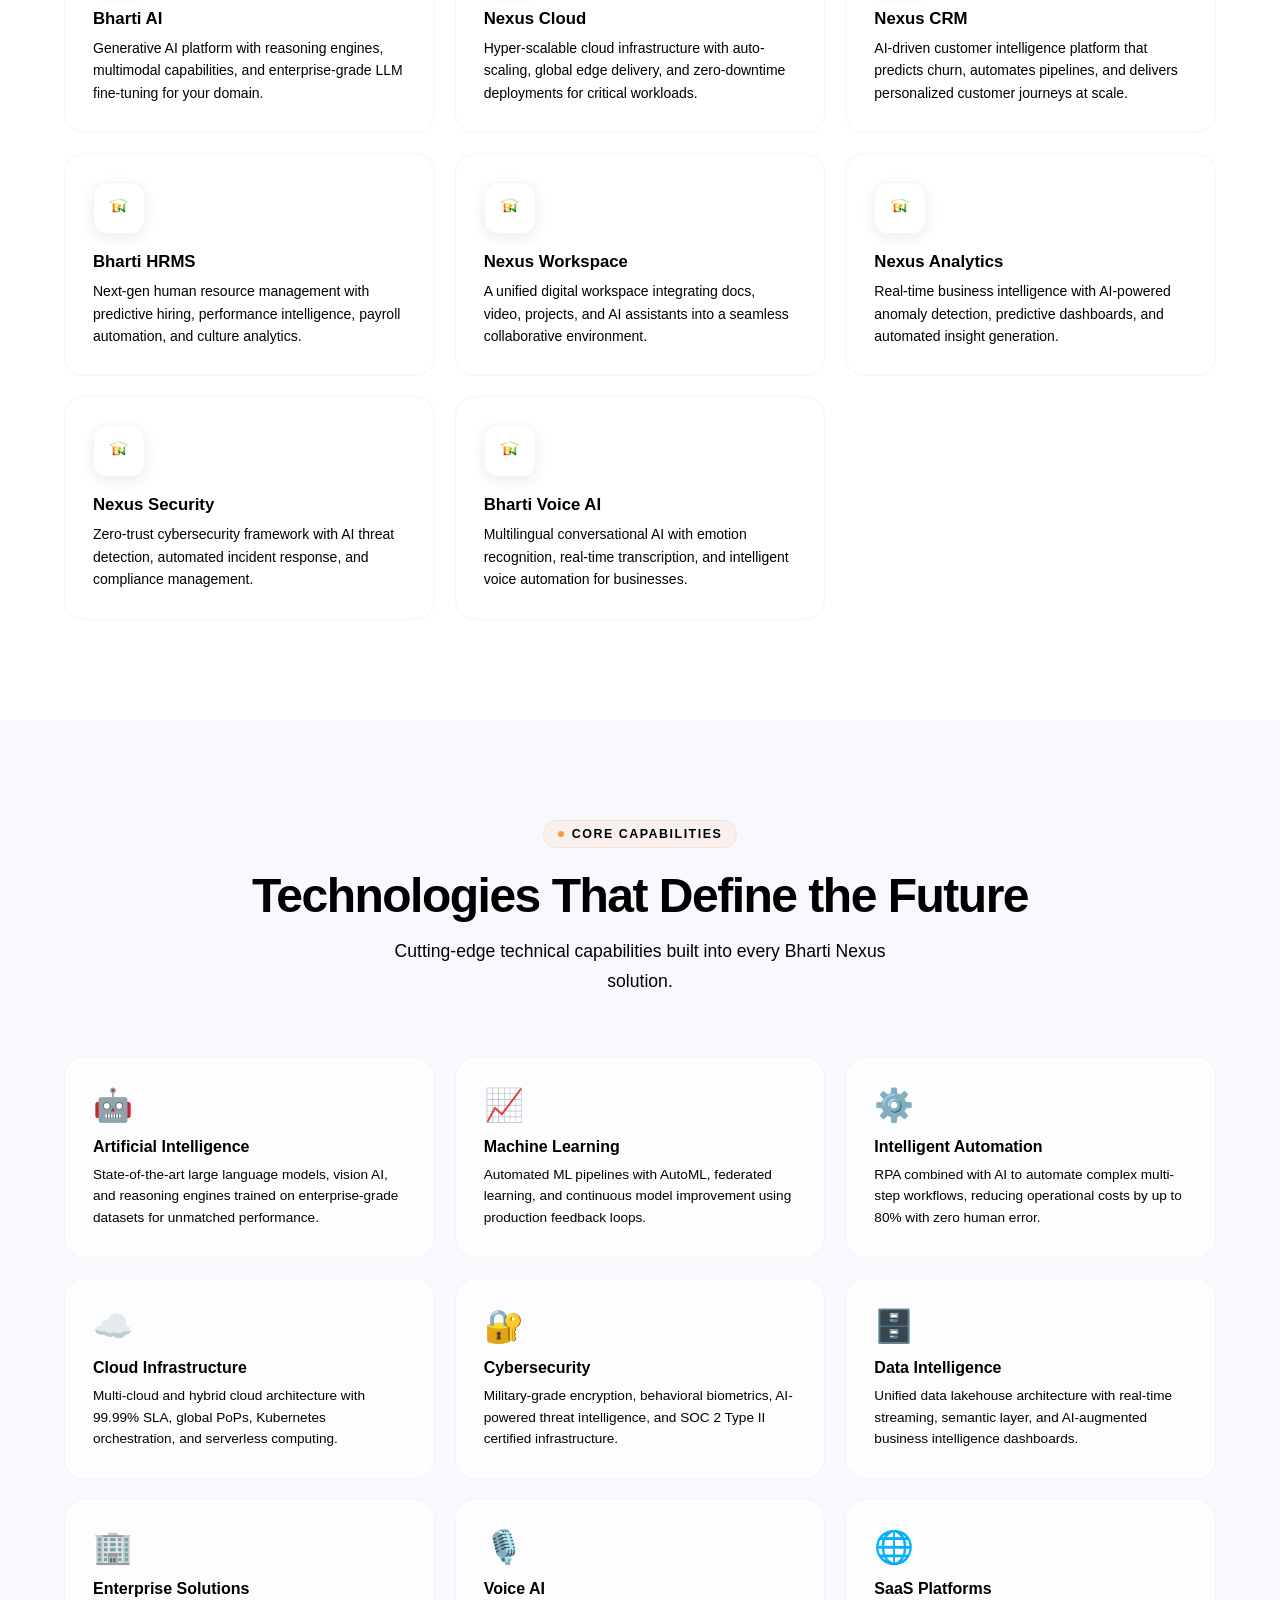
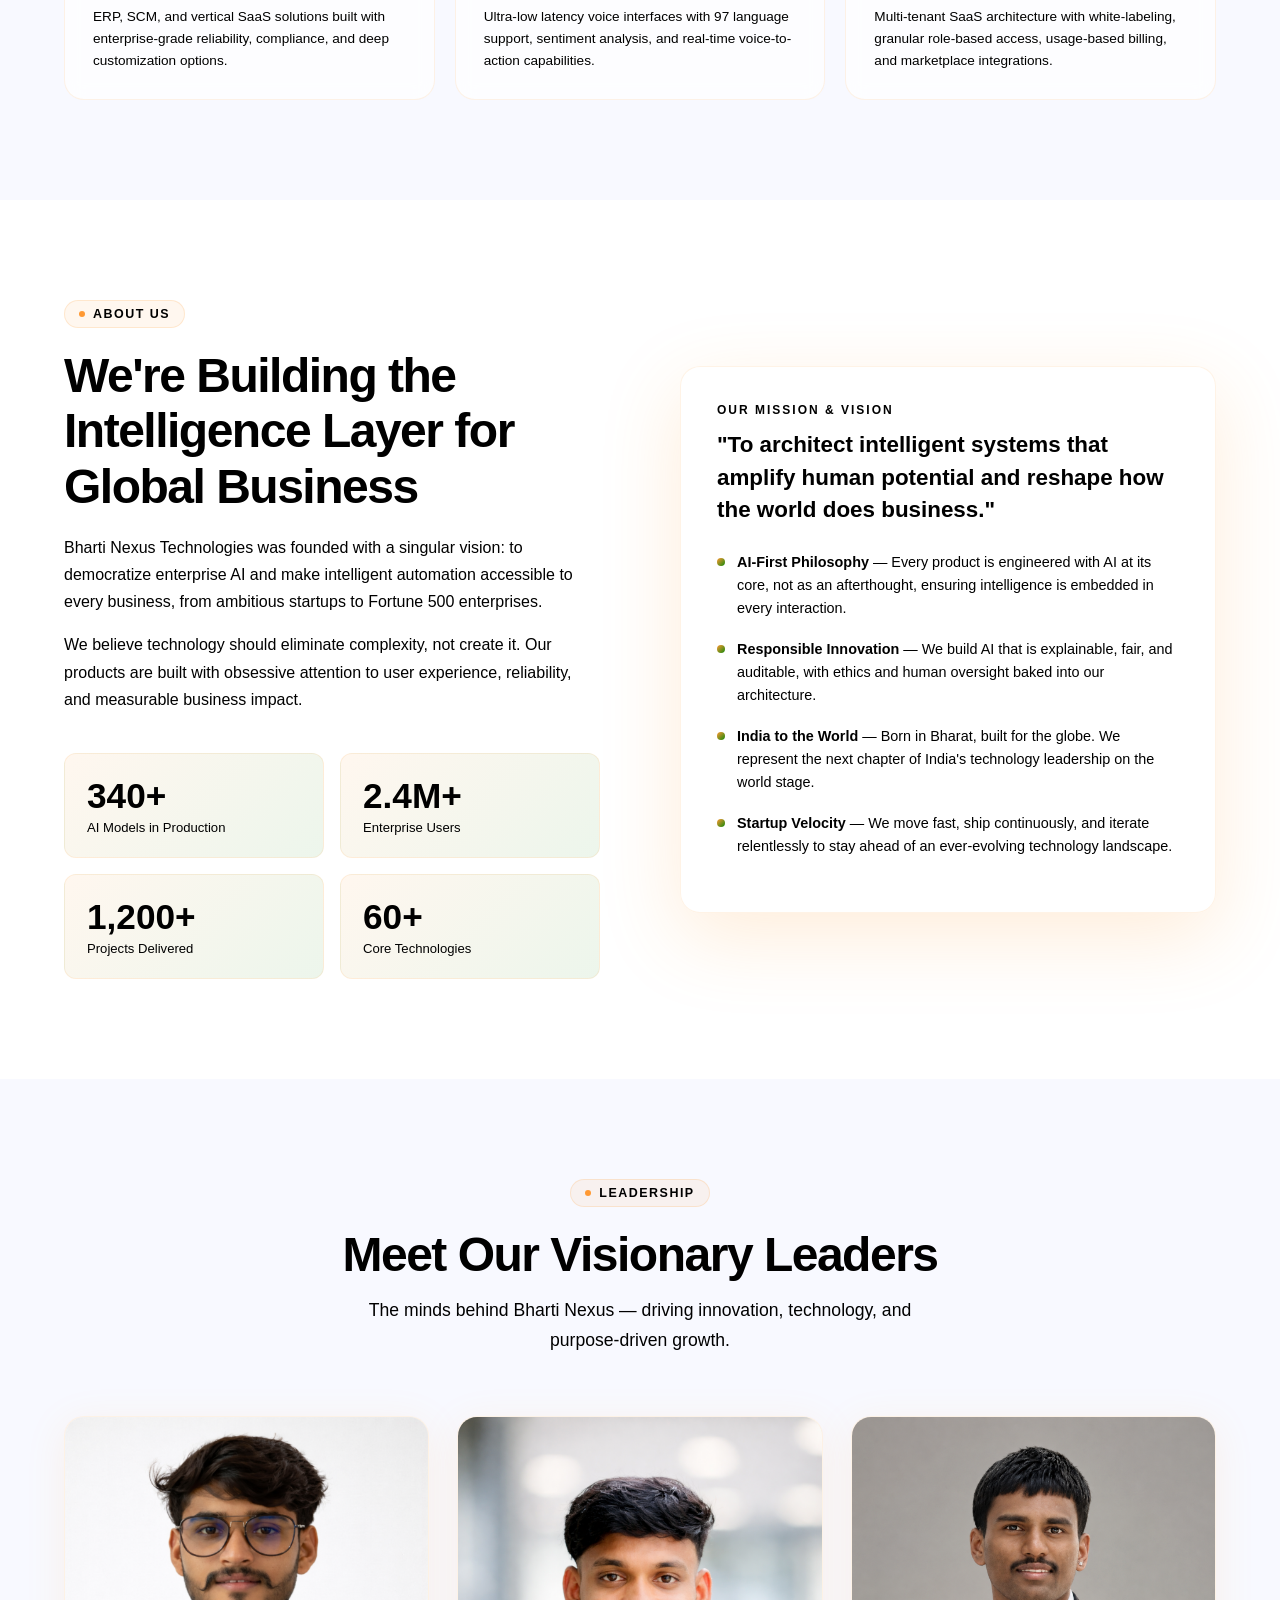
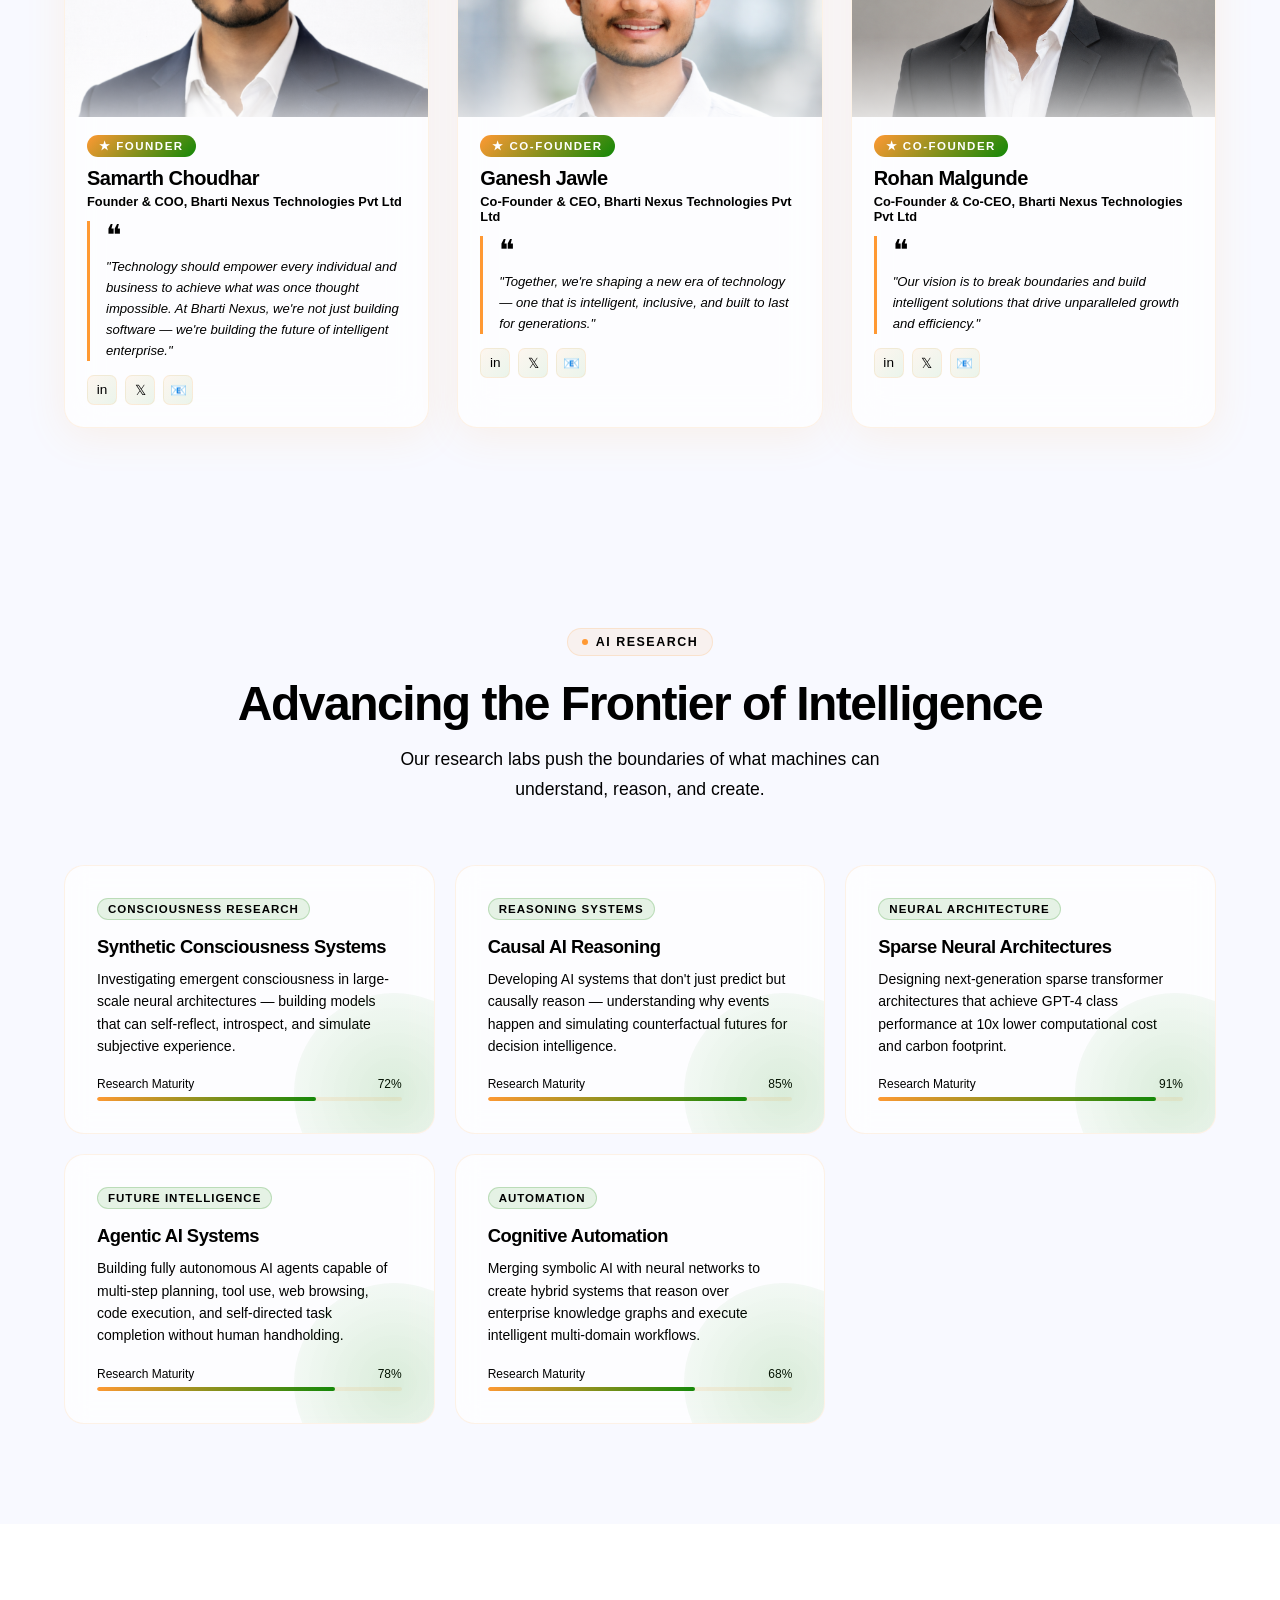
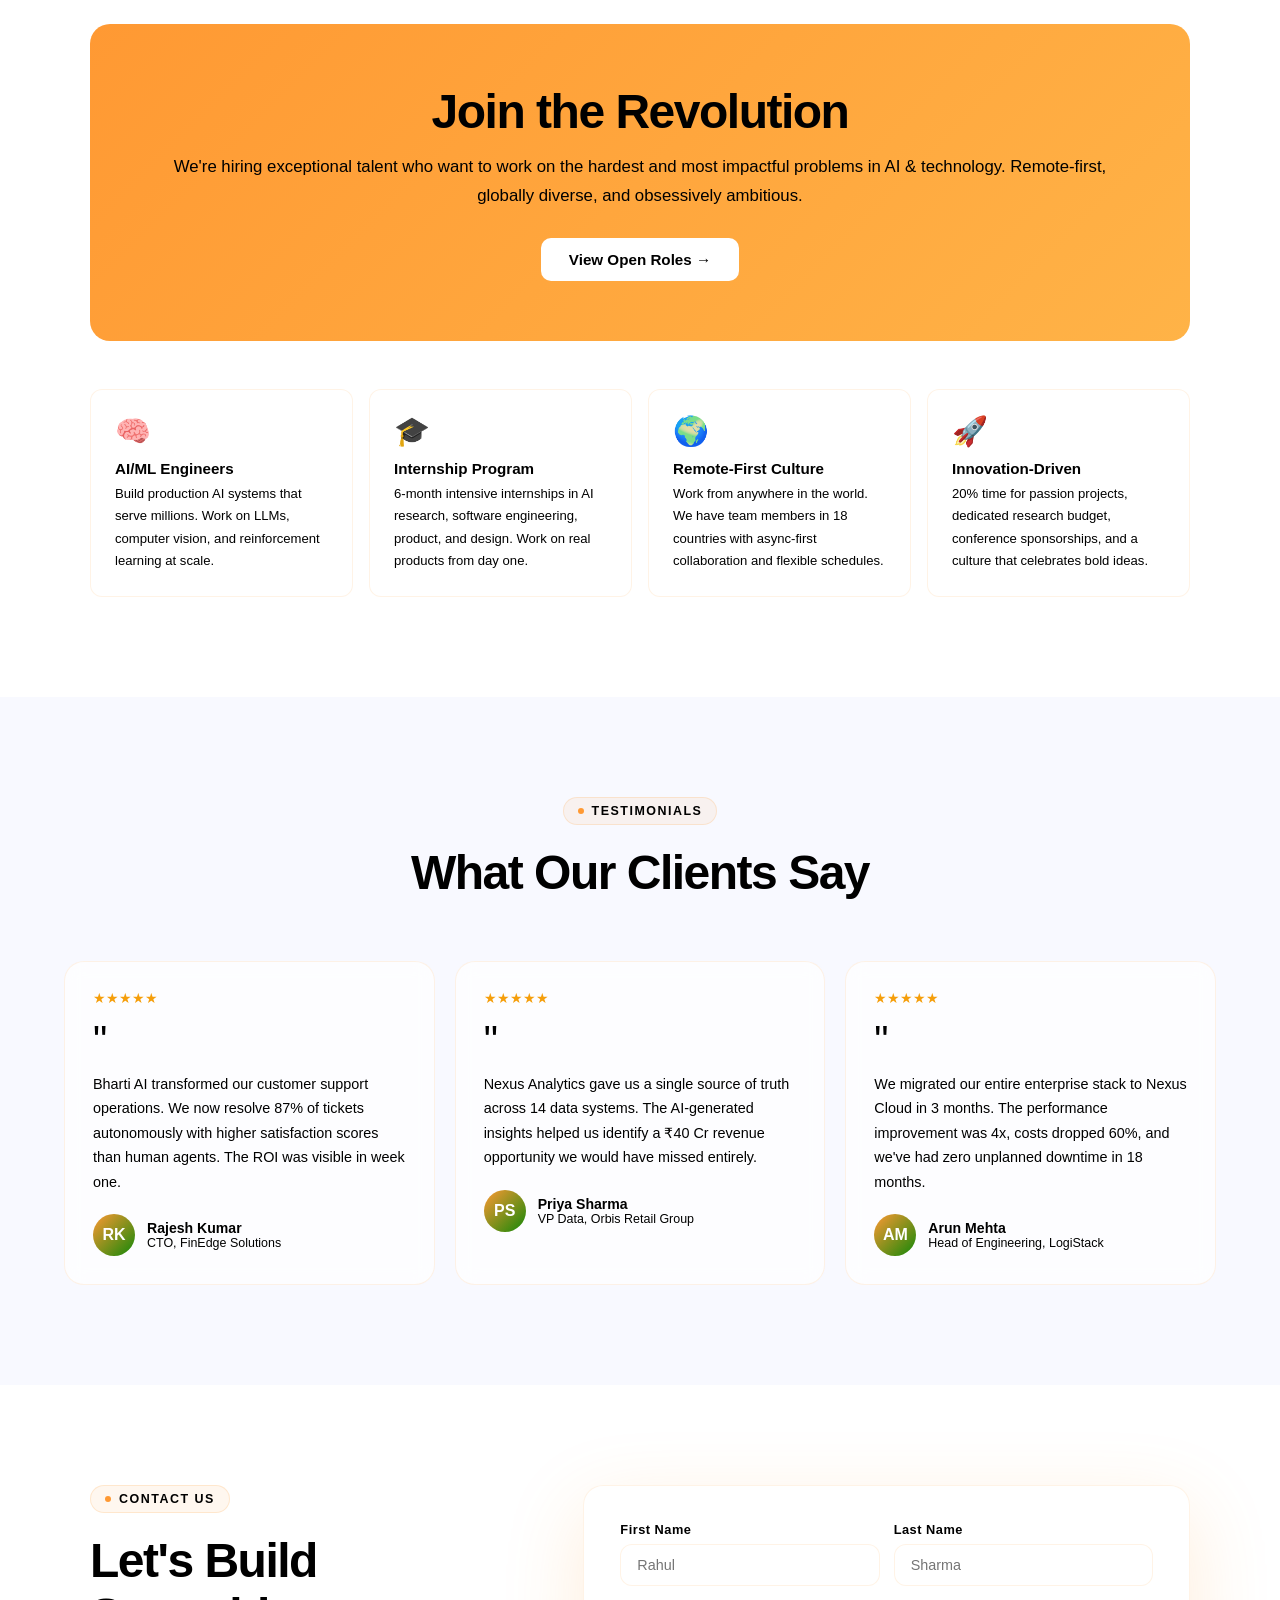
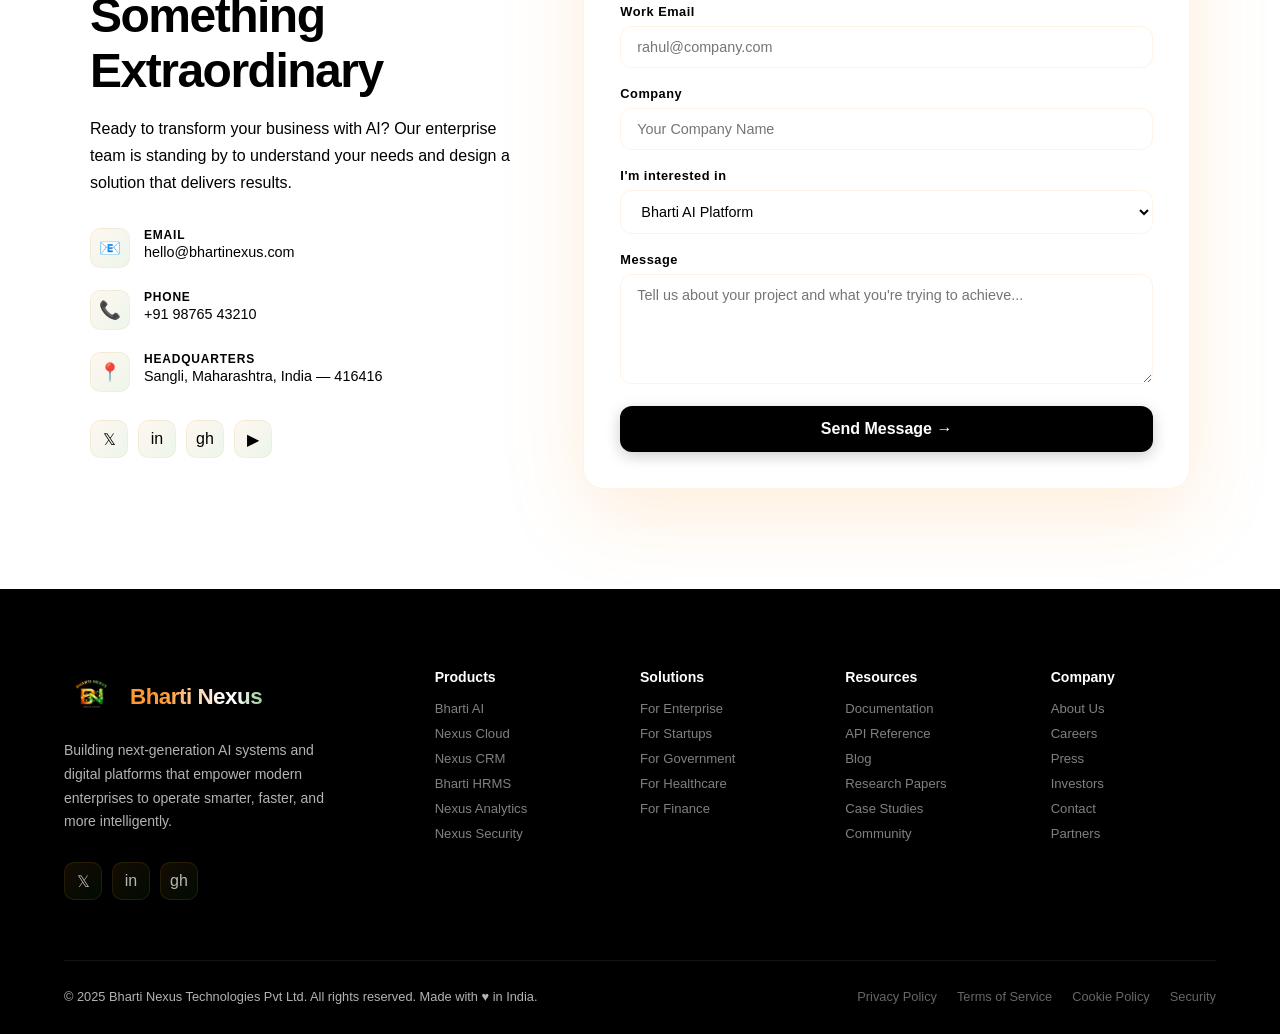
<file: bharti-nexus.html>
<!DOCTYPE html>
<html lang="en">

<head>
  <meta charset="UTF-8">
  <meta name="viewport" content="width=device-width, initial-scale=1.0">
  <title>Bharti Nexus Technologies Pvt Ltd – AI & Digital Innovation</title>

  <style>
    :root {
      --blue: #FF9933;
      --purple: #138808;
      --grad: linear-gradient(135deg, #FF9933 0%, #138808 100%);
      --grad-soft: linear-gradient(135deg, rgba(255, 153, 51, 0.08) 0%, rgba(19, 136, 8, 0.08) 100%);
      --white: #ffffff;
      --off: #f8f9ff;
      --text: #000000;
      --muted: #000000;
      --border: rgba(255, 153, 51, 0.12);
      --glass: rgba(255, 255, 255, 0.7);
      --shadow: 0 8px 40px rgba(255, 153, 51, 0.10);
      --shadow-lg: 0 24px 80px rgba(255, 153, 51, 0.18);
      --radius: 20px;
      --radius-sm: 12px;
    }

    [data-dark] {
      --white: #070714;
      --off: #0d0d1f;
      --text: #f0f0ff;
      --muted: #9ca3af;
      --border: rgba(19, 136, 8, 0.18);
      --glass: rgba(13, 13, 31, 0.75);
      --shadow: 0 8px 40px rgba(19, 136, 8, 0.15);
      --shadow-lg: 0 24px 80px rgba(19, 136, 8, 0.22);
    }

    *,
    *::before,
    *::after {
      box-sizing: border-box;
      margin: 0;
      padding: 0;
    }

    html {
      scroll-behavior: smooth;
      font-size: 16px;
    }

    body {
      font-family: Arial, Helvetica, sans-serif;
      background: var(--white);
      color: var(--text);
      overflow-x: hidden;
      transition: background 0.4s, color 0.4s;
      cursor: none;
    }

    /* CURSOR */
    #cursor {
      position: fixed;
      width: 14px;
      height: 14px;
      background: var(--blue);
      border-radius: 50%;
      pointer-events: none;
      z-index: 9999;
      transform: translate(-50%, -50%);
      transition: transform 0.08s, width 0.2s, height 0.2s, background 0.2s;
      mix-blend-mode: multiply;
    }

    #cursor-ring {
      position: fixed;
      width: 38px;
      height: 38px;
      border: 1.5px solid var(--blue);
      border-radius: 50%;
      pointer-events: none;
      z-index: 9998;
      transform: translate(-50%, -50%);
      transition: transform 0.22s ease, width 0.25s, height 0.25s, opacity 0.2s;
      opacity: 0.6;
    }

    body:hover #cursor {
      opacity: 1;
    }

    /* LOADER */
    #loader {
      position: fixed;
      inset: 0;
      background: var(--text);
      display: flex;
      align-items: center;
      justify-content: center;
      z-index: 99999;
      transition: opacity 0.6s;
    }

    #loader.done {
      opacity: 0;
      pointer-events: none;
    }

    .loader-inner {
      display: flex;
      flex-direction: column;
      align-items: center;
      gap: 18px;
    }

    .loader-logo {
      font-family: Arial, Helvetica, sans-serif;
      font-size: 2rem;
      font-weight: 800;
      background: linear-gradient(90deg, #FF9933 0%, #FF9933 30%, #FFFFFF 48%, #FFFFFF 52%, #138808 70%, #138808 100%);
      -webkit-background-clip: text;
      -webkit-text-fill-color: transparent;
      filter: drop-shadow(0 0 1px rgba(0, 0, 0, 0.25));
      animation: pulse 1.2s ease-in-out infinite;
    }

    .loader-bar {
      width: 200px;
      height: 3px;
      background: rgba(255, 255, 255, 0.1);
      border-radius: 2px;
      overflow: hidden;
    }

    .loader-fill {
      height: 100%;
      background: var(--grad);
      animation: loadfill 1.8s ease forwards;
    }

    @keyframes loadfill {
      from {
        width: 0
      }

      to {
        width: 100%
      }
    }

    @keyframes pulse {

      0%,
      100% {
        opacity: 1
      }

      50% {
        opacity: 0.5
      }
    }

    /* NAV */
    nav {
      position: fixed;
      top: 0;
      left: 0;
      right: 0;
      z-index: 1000;
      padding: 18px 5%;
      display: flex;
      align-items: center;
      justify-content: space-between;
      background: rgba(15, 15, 20, 0.5);
      backdrop-filter: blur(15px);
      -webkit-backdrop-filter: blur(15px);
      border-bottom: 1px solid rgba(255, 255, 255, 0.05);
      transition: background 0.4s, box-shadow 0.4s, padding 0.3s;
    }

    nav.scrolled {
      background: rgba(15, 15, 20, 0.85);
      box-shadow: 0 4px 30px rgba(0, 0, 0, 0.3);
      padding: 12px 5%;
      border-bottom: 1px solid rgba(255, 255, 255, 0.1);
    }

    .nav-logo {
      display: flex;
      align-items: center;
      gap: 10px;
      font-family: Arial, Helvetica, sans-serif;
      font-weight: 800;
      font-size: 1.35rem;
      background: linear-gradient(90deg, #FF9933 0%, #FF9933 30%, #FFFFFF 48%, #FFFFFF 52%, #138808 70%, #138808 100%);
      -webkit-background-clip: text;
      -webkit-text-fill-color: transparent;
      filter: drop-shadow(0 0 1px rgba(0, 0, 0, 0.25));
      letter-spacing: -0.5px;
      text-decoration: none;
    }

    .nav-logo img {
      height: 56px;
      width: auto;
      border-radius: 0;
      object-fit: contain;
    }

    .nav-links {
      display: flex;
      gap: 2px;
      align-items: center;
    }

    .nav-links a {
      font-size: 0.88rem;
      font-weight: 500;
      color: #e5e7eb;
      text-decoration: none;
      padding: 8px 14px;
      border-radius: 8px;
      transition: color 0.2s, background 0.2s;
    }

    .nav-links a:hover {
      color: #ffffff;
      background: rgba(255, 255, 255, 0.1);
    }

    .nav-right {
      display: flex;
      align-items: center;
      gap: 12px;
    }

    .btn-ghost {
      font-size: 0.88rem;
      font-weight: 500;
      color: #e5e7eb;
      background: none;
      border: none;
      cursor: none;
      padding: 8px 14px;
      border-radius: 8px;
      transition: color 0.2s;
    }

    .btn-ghost:hover {
      color: #ffffff;
    }

    .btn-primary {
      font-family: Arial, Helvetica, sans-serif;
      font-size: 0.88rem;
      font-weight: 600;
      background: var(--text);
      color: #fff;
      border: none;
      cursor: none;
      padding: 10px 22px;
      border-radius: 10px;
      box-shadow: 0 4px 15px rgba(0, 0, 0, 0.2);
      transition: transform 0.2s, box-shadow 0.2s;
    }

    .btn-primary:hover {
      transform: translateY(-1px);
      box-shadow: 0 8px 20px rgba(0, 0, 0, 0.3);
    }

    .dark-toggle {
      width: 36px;
      height: 36px;
      border-radius: 10px;
      border: 1px solid rgba(255, 255, 255, 0.1);
      background: rgba(255, 255, 255, 0.1);
      color: #ffffff;
      display: flex;
      align-items: center;
      justify-content: center;
      cursor: none;
      font-size: 1rem;
      transition: background 0.2s;
      backdrop-filter: blur(10px);
    }

    .dark-toggle:hover {
      background: var(--grad-soft);
    }

    /* SECTIONS COMMON */
    section {
      padding: 100px 5%;
    }

    .section-label {
      display: inline-flex;
      align-items: center;
      gap: 8px;
      font-size: 0.78rem;
      font-weight: 600;
      letter-spacing: 1.5px;
      text-transform: uppercase;
      color: var(--text);
      background: rgba(255, 153, 51, 0.08);
      border: 1px solid rgba(255, 153, 51, 0.18);
      padding: 6px 14px;
      border-radius: 100px;
      margin-bottom: 20px;
    }

    .section-label::before {
      content: '';
      width: 6px;
      height: 6px;
      background: var(--blue);
      border-radius: 50%;
    }

    h1,
    h2,
    h3,
    h4 {
      font-family: Arial, Helvetica, sans-serif;
    }

    h1 {
      font-size: clamp(2.6rem, 5.5vw, 4.2rem);
      font-weight: 800;
      line-height: 1.1;
      letter-spacing: -2px;
    }

    h2 {
      font-size: clamp(2rem, 4vw, 3rem);
      font-weight: 800;
      line-height: 1.15;
      letter-spacing: -1.5px;
    }

    h3 {
      font-size: 1.15rem;
      font-weight: 700;
      letter-spacing: -0.5px;
    }

    p {
      line-height: 1.7;
    }

    .gradient-text {
      color: var(--text);
    }

    /* HERO */
    #hero {
      min-height: 100vh;
      padding-top: 120px;
      display: flex;
      align-items: center;
      background: var(--white);
      position: relative;
      overflow: hidden;
    }

    .hero-bg {
      position: absolute;
      inset: 0;
      pointer-events: none;
    }

    .hero-blob {
      position: absolute;
      border-radius: 50%;
      filter: blur(80px);
      opacity: 0.18;
      animation: float 8s ease-in-out infinite;
    }

    .hero-blob-1 {
      width: 600px;
      height: 600px;
      background: radial-gradient(circle, #FF9933, transparent);
      top: -10%;
      right: -5%;
      animation-delay: 0s;
    }

    .hero-blob-2 {
      width: 400px;
      height: 400px;
      background: radial-gradient(circle, #138808, transparent);
      bottom: 0%;
      right: 30%;
      animation-delay: -4s;
    }

    .hero-blob-3 {
      width: 300px;
      height: 300px;
      background: radial-gradient(circle, #0ea5e9, transparent);
      top: 40%;
      left: -5%;
      animation-delay: -2s;
    }

    @keyframes float {

      0%,
      100% {
        transform: translateY(0) scale(1)
      }

      50% {
        transform: translateY(-30px) scale(1.04)
      }
    }

    /* grid dots bg */
    .hero-grid {
      position: absolute;
      inset: 0;
      background-image: radial-gradient(rgba(255, 153, 51, 0.12) 1px, transparent 1px);
      background-size: 40px 40px;
      -webkit-mask-image: radial-gradient(ellipse 80% 70% at 50% 50%, black, transparent);
      mask-image: radial-gradient(ellipse 80% 70% at 50% 50%, black, transparent);
    }

    .hero-inner {
      display: flex;
      align-items: center;
      gap: 60px;
      max-width: 1280px;
      margin: 0 auto;
      width: 100%;
      position: relative;
      z-index: 1;
    }

    .hero-left {
      flex: 1;
      min-width: 0;
    }

    .hero-right {
      flex: 1;
      min-width: 0;
      position: relative;
    }

    .hero-badge {
      display: inline-flex;
      align-items: center;
      gap: 8px;
      background: var(--grad-soft);
      border: 1px solid var(--border);
      border-radius: 100px;
      padding: 7px 16px;
      margin-bottom: 28px;
      font-size: 0.82rem;
      font-weight: 600;
      color: var(--text);
      backdrop-filter: blur(10px);
    }

    .hero-badge span {
      background: var(--grad);
      padding: 2px 8px;
      border-radius: 100px;
      color: #fff;
      font-size: 0.72rem;
    }

    .hero-sub {
      font-size: 1.12rem;
      color: var(--muted);
      margin: 22px 0 36px;
      max-width: 520px;
      font-weight: 400;
    }

    .hero-btns {
      display: flex;
      gap: 14px;
      flex-wrap: wrap;
    }

    .btn-hero {
      font-family: Arial, Helvetica, sans-serif;
      font-size: 1rem;
      font-weight: 600;
      padding: 14px 30px;
      border-radius: 12px;
      border: none;
      cursor: none;
      transition: transform 0.2s, box-shadow 0.2s;
    }

    .btn-hero-primary {
      background: var(--text);
      color: #fff;
      box-shadow: 0 8px 25px rgba(0, 0, 0, 0.25);
    }

    .btn-hero-primary:hover {
      transform: translateY(-2px);
      box-shadow: 0 12px 30px rgba(0, 0, 0, 0.35);
    }

    .btn-hero-outline {
      background: var(--glass);
      color: var(--text);
      border: 1.5px solid var(--border) !important;
      backdrop-filter: blur(10px);
    }

    .btn-hero-outline:hover {
      transform: translateY(-2px);
      background: var(--grad-soft);
    }

    /* HERO DASHBOARD */
    .dashboard-wrap {
      position: relative;
      width: 100%;
      perspective: 1000px;
    }

    .dashboard-main {
      background: var(--glass);
      backdrop-filter: blur(30px);
      border: 1.5px solid var(--border);
      border-radius: var(--radius);
      padding: 28px;
      box-shadow: var(--shadow-lg);
      transform: rotateY(-8deg) rotateX(4deg);
      transition: transform 0.5s;
      animation: tilt 6s ease-in-out infinite;
    }

    @keyframes tilt {

      0%,
      100% {
        transform: rotateY(-8deg) rotateX(4deg)
      }

      50% {
        transform: rotateY(-4deg) rotateX(2deg)
      }
    }

    .dash-header {
      display: flex;
      align-items: center;
      gap: 10px;
      margin-bottom: 20px;
    }

    .dash-dot {
      width: 10px;
      height: 10px;
      border-radius: 50%;
    }

    .dash-dot:nth-child(1) {
      background: #ff5f57
    }

    .dash-dot:nth-child(2) {
      background: #febc2e
    }

    .dash-dot:nth-child(3) {
      background: #28c840
    }

    .dash-title {
      font-family: Arial, Helvetica, sans-serif;
      font-size: 0.82rem;
      font-weight: 700;
      color: var(--muted);
      margin-left: auto;
    }

    .dash-grid {
      display: grid;
      grid-template-columns: 1fr 1fr 1fr;
      gap: 12px;
      margin-bottom: 16px;
    }

    .dash-stat {
      background: var(--grad-soft);
      border: 1px solid var(--border);
      border-radius: var(--radius-sm);
      padding: 14px;
    }

    .dash-stat-val {
      font-family: Arial, Helvetica, sans-serif;
      font-size: 1.4rem;
      font-weight: 800;
      color: var(--text);
    }

    .dash-stat-label {
      font-size: 0.72rem;
      color: var(--muted);
      margin-top: 2px;
    }

    .dash-chart {
      background: var(--grad-soft);
      border: 1px solid var(--border);
      border-radius: var(--radius-sm);
      padding: 16px;
      margin-bottom: 12px;
    }

    .chart-label {
      font-size: 0.75rem;
      color: var(--muted);
      margin-bottom: 12px;
      font-weight: 600;
    }

    .chart-bars {
      display: flex;
      align-items: flex-end;
      gap: 5px;
      height: 70px;
    }

    .chart-bar {
      flex: 1;
      border-radius: 4px 4px 0 0;
      background: var(--grad);
      animation: barrise 1.2s ease forwards;
      opacity: 0.8;
    }

    @keyframes barrise {
      from {
        height: 4px
      }
    }

    .dash-row {
      display: flex;
      gap: 12px;
    }

    .dash-mini {
      flex: 1;
      background: var(--grad-soft);
      border: 1px solid var(--border);
      border-radius: var(--radius-sm);
      padding: 14px;
    }

    .dash-mini-title {
      font-size: 0.72rem;
      color: var(--muted);
      margin-bottom: 8px;
      font-weight: 600;
    }

    .dash-mini-val {
      font-family: Arial, Helvetica, sans-serif;
      font-size: 1.1rem;
      font-weight: 800;
    }

    .dash-mini-val.up {
      color: #10b981;
    }

    .dash-mini-val.blue {
      color: var(--text);
    }

    /* FLOATING CARDS */
    .float-card {
      position: absolute;
      background: var(--glass);
      backdrop-filter: blur(20px);
      border: 1.5px solid var(--border);
      border-radius: var(--radius-sm);
      padding: 14px 18px;
      box-shadow: var(--shadow);
      animation: floatcard 5s ease-in-out infinite;
      z-index: 2;
    }

    .float-card-1 {
      top: -18px;
      left: -32px;
      animation-delay: 0s;
    }

    .float-card-2 {
      bottom: 30px;
      right: -32px;
      animation-delay: -2.5s;
    }

    @keyframes floatcard {

      0%,
      100% {
        transform: translateY(0)
      }

      50% {
        transform: translateY(-12px)
      }
    }

    .fc-icon {
      font-size: 1.5rem;
      margin-bottom: 4px;
    }

    .fc-label {
      font-size: 0.72rem;
      color: var(--muted);
    }

    .fc-val {
      font-family: Arial, Helvetica, sans-serif;
      font-size: 1rem;
      font-weight: 800;
    }

    .fc-val.green {
      color: #10b981;
    }

    /* TRUST */
    #trust {
      padding: 50px 5%;
      background: var(--off);
      border-top: 1px solid var(--border);
      border-bottom: 1px solid var(--border);
    }

    .trust-inner {
      max-width: 1100px;
      margin: 0 auto;
      text-align: center;
    }

    .trust-label {
      font-size: 0.8rem;
      color: var(--muted);
      letter-spacing: 1px;
      text-transform: uppercase;
      font-weight: 600;
      margin-bottom: 32px;
    }

    .trust-logos {
      display: flex;
      gap: 32px;
      align-items: center;
      justify-content: center;
      flex-wrap: wrap;
    }

    .trust-logo {
      display: flex;
      align-items: center;
      gap: 8px;
      font-family: Arial, Helvetica, sans-serif;
      font-size: 0.95rem;
      font-weight: 700;
      color: var(--muted);
      opacity: 0.6;
      transition: opacity 0.2s;
      padding: 10px 20px;
      border-radius: 10px;
      border: 1px solid var(--border);
    }

    .trust-logo:hover {
      opacity: 1;
      color: var(--text);
    }

    .trust-logo-icon {
      font-size: 1.3rem;
    }

    /* PRODUCTS */
    #products {
      background: var(--white);
    }

    .section-inner {
      max-width: 1280px;
      margin: 0 auto;
    }

    .section-head {
      text-align: center;
      margin-bottom: 60px;
    }

    .section-desc {
      color: var(--muted);
      font-size: 1.1rem;
      max-width: 560px;
      margin: 14px auto 0;
    }

    .products-grid {
      display: grid;
      grid-template-columns: repeat(auto-fit, minmax(280px, 1fr));
      gap: 20px;
    }

    .product-card {
      background: var(--glass);
      border: 1.5px solid var(--border);
      border-radius: var(--radius);
      padding: 28px;
      backdrop-filter: blur(10px);
      transition: transform 0.3s, box-shadow 0.3s, border-color 0.3s;
      position: relative;
      overflow: hidden;
      cursor: none;
    }

    .product-card::before {
      content: '';
      position: absolute;
      inset: 0;
      border-radius: var(--radius);
      background: var(--grad);
      opacity: 0;
      transition: opacity 0.3s;
      z-index: 0;
    }

    .product-card:hover {
      transform: translateY(-6px);
      box-shadow: var(--shadow-lg);
      border-color: var(--blue);
    }

    .product-card:hover::before {
      opacity: 0.04;
    }

    .product-card>* {
      position: relative;
      z-index: 1;
    }

    .pc-icon {
      width: 52px;
      height: 52px;
      border-radius: 14px;
      background: #ffffff;
      display: flex;
      align-items: center;
      justify-content: center;
      margin-bottom: 18px;
      box-shadow: 0 4px 15px rgba(0, 0, 0, 0.08);
      border: 1px solid var(--border);
    }

    .pc-icon img {
      width: 32px;
      height: 32px;
      object-fit: contain;
    }

    .pc-title {
      font-size: 1.05rem;
      font-weight: 700;
      margin-bottom: 8px;
    }

    .pc-desc {
      font-size: 0.875rem;
      color: var(--muted);
      line-height: 1.6;
    }

    .pc-glow {
      position: absolute;
      width: 120px;
      height: 120px;
      border-radius: 50%;
      background: radial-gradient(circle, rgba(255, 153, 51, 0.2), transparent);
      top: -30px;
      right: -30px;
      pointer-events: none;
      transition: opacity 0.3s;
      opacity: 0;
    }

    .product-card:hover .pc-glow {
      opacity: 1;
    }

    /* FEATURES */
    #features {
      background: var(--off);
    }

    .features-grid {
      display: grid;
      grid-template-columns: repeat(3, 1fr);
      gap: 20px;
    }

    .feat-card {
      background: var(--glass);
      border: 1.5px solid var(--border);
      border-radius: var(--radius);
      padding: 28px;
      backdrop-filter: blur(10px);
      transition: transform 0.3s, box-shadow 0.3s;
      cursor: none;
    }

    .feat-card:hover {
      transform: translateY(-4px);
      box-shadow: var(--shadow);
    }

    .feat-icon {
      font-size: 2rem;
      margin-bottom: 14px;
    }

    .feat-title {
      font-size: 1rem;
      font-weight: 700;
      margin-bottom: 8px;
    }

    .feat-desc {
      font-size: 0.85rem;
      color: var(--muted);
      line-height: 1.6;
    }

    /* STATS */
    #about {
      background: var(--white);
    }

    .about-inner {
      max-width: 1280px;
      margin: 0 auto;
      display: grid;
      grid-template-columns: 1fr 1fr;
      gap: 80px;
      align-items: center;
    }

    .about-left h2 {
      margin-bottom: 20px;
    }

    .about-left p {
      color: var(--muted);
      margin-bottom: 16px;
      font-size: 1rem;
    }

    .about-stats {
      display: grid;
      grid-template-columns: 1fr 1fr;
      gap: 16px;
      margin-top: 40px;
    }

    .stat-card {
      background: var(--grad-soft);
      border: 1px solid var(--border);
      border-radius: var(--radius-sm);
      padding: 22px;
    }

    .stat-num {
      font-family: Arial, Helvetica, sans-serif;
      font-size: 2.2rem;
      font-weight: 800;
      color: var(--text);
    }

    .stat-label {
      font-size: 0.82rem;
      color: var(--muted);
      margin-top: 4px;
    }

    .about-right {
      background: var(--glass);
      border: 1.5px solid var(--border);
      border-radius: var(--radius);
      padding: 36px;
      backdrop-filter: blur(20px);
      box-shadow: var(--shadow-lg);
      position: relative;
      overflow: hidden;
    }

    .about-mission-label {
      font-size: 0.75rem;
      font-weight: 600;
      letter-spacing: 2px;
      text-transform: uppercase;
      color: var(--text);
      margin-bottom: 12px;
    }

    .about-mission-text {
      font-family: Arial, Helvetica, sans-serif;
      font-size: 1.4rem;
      font-weight: 700;
      line-height: 1.45;
      color: var(--text);
      margin-bottom: 24px;
    }

    .about-vision-item {
      display: flex;
      gap: 12px;
      align-items: flex-start;
      margin-bottom: 18px;
    }

    .avi-dot {
      width: 8px;
      height: 8px;
      background: var(--grad);
      border-radius: 50%;
      margin-top: 7px;
      flex-shrink: 0;
    }

    .avi-text {
      font-size: 0.9rem;
      color: var(--muted);
      line-height: 1.6;
    }

    /* AI RESEARCH */
    #ai-research {
      background: var(--off);
    }

    .ai-cards {
      display: grid;
      grid-template-columns: repeat(auto-fit, minmax(300px, 1fr));
      gap: 20px;
    }

    .ai-card {
      background: var(--glass);
      border: 1.5px solid var(--border);
      border-radius: var(--radius);
      padding: 32px;
      backdrop-filter: blur(12px);
      transition: transform 0.3s, box-shadow 0.3s, border-color 0.3s;
      position: relative;
      overflow: hidden;
      cursor: none;
    }

    .ai-card:hover {
      transform: translateY(-5px);
      box-shadow: var(--shadow-lg);
      border-color: var(--purple);
    }

    .ai-card-glow {
      position: absolute;
      width: 200px;
      height: 200px;
      border-radius: 50%;
      background: radial-gradient(circle, rgba(19, 136, 8, 0.15), transparent);
      bottom: -60px;
      right: -60px;
      pointer-events: none;
    }

    .ai-tag {
      display: inline-block;
      font-size: 0.72rem;
      font-weight: 600;
      letter-spacing: 1px;
      text-transform: uppercase;
      color: var(--text);
      background: rgba(19, 136, 8, 0.1);
      border: 1px solid rgba(19, 136, 8, 0.2);
      padding: 4px 10px;
      border-radius: 100px;
      margin-bottom: 16px;
    }

    .ai-card h3 {
      margin-bottom: 10px;
    }

    .ai-card p {
      font-size: 0.875rem;
      color: var(--muted);
      line-height: 1.6;
    }

    .ai-progress {
      margin-top: 20px;
    }

    .ai-prog-label {
      display: flex;
      justify-content: space-between;
      font-size: 0.75rem;
      color: var(--muted);
      margin-bottom: 6px;
    }

    .ai-prog-bar {
      height: 4px;
      background: var(--border);
      border-radius: 2px;
      overflow: hidden;
    }

    .ai-prog-fill {
      height: 100%;
      background: var(--grad);
      border-radius: 2px;
      transition: width 1s ease;
    }

    /* CAREERS */
    #careers {
      background: var(--white);
    }

    .careers-inner {
      max-width: 1100px;
      margin: 0 auto;
    }

    .careers-banner {
      background: linear-gradient(135deg, #ff9933 0%, #ffb347 100%);
      border-radius: var(--radius);
      padding: 60px;
      text-align: center;
      margin-bottom: 48px;
      position: relative;
      overflow: hidden;
    }

    .careers-banner h2 {
      color: var(--text);
      margin-bottom: 14px;
    }

    .careers-banner p {
      color: var(--text);
      font-size: 1.05rem;
      margin-bottom: 28px;
    }

    .btn-white {
      background: #fff;
      color: var(--text);
      border: none;
      font-family: Arial, Helvetica, sans-serif;
      font-weight: 700;
      font-size: 0.95rem;
      padding: 13px 28px;
      border-radius: 10px;
      cursor: none;
      transition: transform 0.2s, box-shadow 0.2s;
    }

    .btn-white:hover {
      transform: translateY(-2px);
      box-shadow: 0 8px 24px rgba(0, 0, 0, 0.12);
    }

    .careers-grid {
      display: grid;
      grid-template-columns: repeat(auto-fit, minmax(240px, 1fr));
      gap: 16px;
    }

    .career-card {
      background: var(--glass);
      border: 1.5px solid var(--border);
      border-radius: var(--radius-sm);
      padding: 24px;
      backdrop-filter: blur(10px);
      transition: transform 0.2s, box-shadow 0.2s;
      cursor: none;
    }

    .career-card:hover {
      transform: translateY(-3px);
      box-shadow: var(--shadow);
    }

    .career-icon {
      font-size: 1.8rem;
      margin-bottom: 12px;
    }

    .career-title {
      font-family: Arial, Helvetica, sans-serif;
      font-size: 0.95rem;
      font-weight: 700;
      margin-bottom: 6px;
    }

    .career-desc {
      font-size: 0.82rem;
      color: var(--muted);
    }

    /* TESTIMONIALS */
    #testimonials {
      background: var(--off);
    }

    .testi-grid {
      display: grid;
      grid-template-columns: repeat(auto-fit, minmax(300px, 1fr));
      gap: 20px;
    }

    .testi-card {
      background: var(--glass);
      border: 1.5px solid var(--border);
      border-radius: var(--radius);
      padding: 28px;
      backdrop-filter: blur(10px);
      transition: transform 0.3s, box-shadow 0.3s;
      cursor: none;
    }

    .testi-card:hover {
      transform: translateY(-4px);
      box-shadow: var(--shadow);
    }

    .testi-quote {
      font-size: 2.5rem;
      line-height: 1;
      color: var(--text);
      margin-bottom: 12px;
      font-family: Arial, Helvetica, sans-serif;
    }

    .testi-text {
      font-size: 0.9rem;
      color: var(--muted);
      line-height: 1.7;
      margin-bottom: 20px;
    }

    .testi-author {
      display: flex;
      align-items: center;
      gap: 12px;
    }

    .testi-avatar {
      width: 42px;
      height: 42px;
      border-radius: 50%;
      background: var(--grad);
      display: flex;
      align-items: center;
      justify-content: center;
      font-size: 1rem;
      color: #fff;
      font-weight: 700;
      font-family: Arial, Helvetica, sans-serif;
    }

    .testi-name {
      font-size: 0.88rem;
      font-weight: 700;
    }

    .testi-role {
      font-size: 0.78rem;
      color: var(--muted);
    }

    .testi-stars {
      color: #f59e0b;
      font-size: 0.85rem;
      margin-bottom: 14px;
    }

    /* CONTACT */
    #contact {
      background: var(--white);
    }

    .contact-inner {
      max-width: 1100px;
      margin: 0 auto;
      display: grid;
      grid-template-columns: 1fr 1.4fr;
      gap: 60px;
      align-items: start;
    }

    .contact-info h2 {
      margin-bottom: 16px;
    }

    .contact-info p {
      color: var(--muted);
      margin-bottom: 32px;
    }

    .contact-item {
      display: flex;
      gap: 14px;
      align-items: flex-start;
      margin-bottom: 22px;
    }

    .ci-icon {
      width: 40px;
      height: 40px;
      background: var(--grad-soft);
      border: 1px solid var(--border);
      border-radius: 10px;
      display: flex;
      align-items: center;
      justify-content: center;
      font-size: 1.1rem;
      flex-shrink: 0;
    }

    .ci-label {
      font-size: 0.75rem;
      color: var(--muted);
      margin-bottom: 2px;
      text-transform: uppercase;
      letter-spacing: 0.8px;
      font-weight: 600;
    }

    .ci-val {
      font-size: 0.9rem;
      font-weight: 500;
    }

    .social-links {
      display: flex;
      gap: 10px;
      margin-top: 28px;
    }

    .social-link {
      width: 38px;
      height: 38px;
      border-radius: 10px;
      background: var(--grad-soft);
      border: 1px solid var(--border);
      display: flex;
      align-items: center;
      justify-content: center;
      font-size: 1rem;
      cursor: none;
      transition: background 0.2s, transform 0.2s;
    }

    .social-link:hover {
      background: var(--blue);
      transform: translateY(-2px);
    }

    .contact-form {
      background: var(--glass);
      border: 1.5px solid var(--border);
      border-radius: var(--radius);
      padding: 36px;
      backdrop-filter: blur(10px);
      box-shadow: var(--shadow-lg);
    }

    .form-row {
      display: grid;
      grid-template-columns: 1fr 1fr;
      gap: 14px;
    }

    .form-group {
      margin-bottom: 18px;
    }

    .form-group label {
      font-size: 0.8rem;
      font-weight: 600;
      color: var(--muted);
      display: block;
      margin-bottom: 7px;
      letter-spacing: 0.5px;
    }

    .form-group input,
    .form-group textarea,
    .form-group select {
      width: 100%;
      padding: 12px 16px;
      border-radius: var(--radius-sm);
      border: 1.5px solid var(--border);
      background: var(--white);
      color: var(--text);
      font-family: Arial, Helvetica, sans-serif;
      font-size: 0.9rem;
      transition: border-color 0.2s, box-shadow 0.2s;
      outline: none;
    }

    .form-group input:focus,
    .form-group textarea:focus {
      border-color: var(--blue);
      box-shadow: 0 0 0 3px rgba(255, 153, 51, 0.1);
    }

    .form-group textarea {
      resize: vertical;
      min-height: 110px;
    }

    .form-submit {
      width: 100%;
    }

    /* LEADERSHIP */
    #leadership {
      background: var(--off);
    }

    .leadership-inner {
      max-width: 1280px;
      margin: 0 auto;
    }

    .leadership-grid {
      display: grid;
      grid-template-columns: repeat(auto-fit, minmax(300px, 1fr));
      gap: 28px;
      margin-top: 40px;
    }

    .leader-card {
      background: var(--glass);
      border: 1.5px solid var(--border);
      border-radius: var(--radius);
      padding: 0;
      backdrop-filter: blur(20px);
      box-shadow: var(--shadow);
      overflow: hidden;
      transition: transform 0.3s, box-shadow 0.3s;
      cursor: none;
    }

    .leader-card:hover {
      transform: translateY(-6px);
      box-shadow: var(--shadow-lg);
    }

    .leader-photo-wrap {
      width: 100%;
      height: 300px;
      overflow: hidden;
      position: relative;
      background: var(--grad-soft);
    }

    .leader-photo-wrap img {
      width: 100%;
      height: 100%;
      object-fit: cover;
      object-position: top center;
      transition: transform 0.5s;
    }

    .leader-card:hover .leader-photo-wrap img {
      transform: scale(1.05);
    }

    .leader-photo-overlay {
      position: absolute;
      bottom: 0;
      left: 0;
      right: 0;
      height: 80px;
      background: linear-gradient(to top, var(--glass), transparent);
      pointer-events: none;
    }

    .leader-info {
      padding: 18px 22px 22px;
    }

    .leader-role-badge {
      display: inline-flex;
      align-items: center;
      gap: 6px;
      font-size: 0.72rem;
      font-weight: 700;
      letter-spacing: 1.5px;
      text-transform: uppercase;
      background: var(--grad);
      color: #fff;
      padding: 4px 12px;
      border-radius: 100px;
      margin-bottom: 10px;
    }

    .leader-name {
      font-family: Arial, Helvetica, sans-serif;
      font-size: 1.25rem;
      font-weight: 800;
      color: var(--text);
      margin-bottom: 4px;
      letter-spacing: -0.5px;
    }

    .leader-title {
      font-size: 0.8rem;
      color: var(--text);
      font-weight: 600;
      margin-bottom: 12px;
    }

    .leader-quote {
      position: relative;
      padding-left: 16px;
      border-left: 3px solid var(--blue);
      margin-bottom: 14px;
    }

    .leader-quote-icon {
      font-size: 1.8rem;
      line-height: 1;
      color: var(--text);
      margin-bottom: 6px;
      display: block;
    }

    .leader-quote p {
      font-size: 0.82rem;
      color: var(--muted);
      line-height: 1.6;
      font-style: italic;
    }

    .leader-social {
      display: flex;
      gap: 8px;
      margin-top: 6px;
    }

    .leader-social a {
      width: 30px;
      height: 30px;
      border-radius: 7px;
      background: var(--grad-soft);
      border: 1px solid var(--border);
      display: flex;
      align-items: center;
      justify-content: center;
      font-size: 0.85rem;
      text-decoration: none;
      color: var(--text);
      transition: background 0.2s, transform 0.2s;
    }

    .leader-social a:hover {
      background: var(--blue);
      color: #fff;
      transform: translateY(-2px);
    }

    /* FOOTER */
    footer {
      background: var(--text);
      color: rgba(255, 255, 255, 0.7);
      padding: 80px 5% 30px;
    }

    [data-dark] footer {
      background: #050510;
    }

    .footer-inner {
      max-width: 1280px;
      margin: 0 auto;
    }

    .footer-top {
      display: grid;
      grid-template-columns: 2fr 1fr 1fr 1fr 1fr;
      gap: 40px;
      margin-bottom: 60px;
    }

    .footer-brand p {
      font-size: 0.875rem;
      line-height: 1.7;
      margin: 14px 0 20px;
      max-width: 260px;
    }

    .footer-col h4 {
      font-family: Arial, Helvetica, sans-serif;
      font-size: 0.88rem;
      font-weight: 700;
      color: #fff;
      margin-bottom: 16px;
    }

    .footer-col a {
      display: block;
      font-size: 0.82rem;
      color: rgba(255, 255, 255, 0.5);
      text-decoration: none;
      margin-bottom: 10px;
      transition: color 0.2s;
    }

    .footer-col a:hover {
      color: #fff;
    }

    .footer-bottom {
      border-top: 1px solid rgba(255, 255, 255, 0.08);
      padding-top: 28px;
      display: flex;
      justify-content: space-between;
      align-items: center;
      flex-wrap: wrap;
      gap: 12px;
    }

    .footer-copy {
      font-size: 0.8rem;
    }

    .footer-legal {
      display: flex;
      gap: 20px;
    }

    .footer-legal a {
      font-size: 0.8rem;
      color: rgba(255, 255, 255, 0.4);
      text-decoration: none;
    }

    .footer-legal a:hover {
      color: rgba(255, 255, 255, 0.8);
    }

    /* REVEAL ANIMATION */
    .reveal {
      opacity: 0;
      transform: translateY(30px);
      transition: opacity 0.7s ease, transform 0.7s ease;
    }

    .reveal.visible {
      opacity: 1;
      transform: translateY(0);
    }

    .reveal-delay-1 {
      transition-delay: 0.1s;
    }

    .reveal-delay-2 {
      transition-delay: 0.2s;
    }

    .reveal-delay-3 {
      transition-delay: 0.3s;
    }

    .reveal-delay-4 {
      transition-delay: 0.4s;
    }

    /* MOBILE NAV */
    .hamburger {
      display: none;
      flex-direction: column;
      gap: 5px;
      cursor: none;
      padding: 8px;
    }

    .hamburger span {
      display: block;
      width: 22px;
      height: 2px;
      background: var(--text);
      border-radius: 2px;
      transition: 0.3s;
    }

    .mobile-menu {
      display: none;
      position: fixed;
      inset: 0;
      background: var(--glass);
      backdrop-filter: blur(30px);
      z-index: 900;
      flex-direction: column;
      align-items: center;
      justify-content: center;
      gap: 24px;
    }

    .mobile-menu.open {
      display: flex;
    }

    .mobile-menu a {
      font-family: Arial, Helvetica, sans-serif;
      font-size: 1.5rem;
      font-weight: 700;
      color: var(--text);
      text-decoration: none;
    }

    /* RESPONSIVE */
    @media (max-width: 1024px) {
      .hero-inner {
        flex-direction: column;
        text-align: center;
      }

      .hero-left {
        display: flex;
        flex-direction: column;
        align-items: center;
      }

      .about-inner {
        grid-template-columns: 1fr;
        gap: 40px;
      }

      .leadership-grid {
        grid-template-columns: 1fr 1fr;
      }

      .features-grid {
        grid-template-columns: repeat(2, 1fr);
      }

      .footer-top {
        grid-template-columns: 1fr 1fr;
      }

      .contact-inner {
        grid-template-columns: 1fr;
      }
    }

    @media (max-width: 768px) {
      .nav-links {
        display: none;
      }

      .hamburger {
        display: flex;
      }

      h1 {
        font-size: 2.2rem;
      }

      h2 {
        font-size: 1.8rem;
      }

      section {
        padding: 70px 5%;
      }

      .features-grid {
        grid-template-columns: 1fr;
      }

      .form-row {
        grid-template-columns: 1fr;
      }

      .footer-top {
        grid-template-columns: 1fr;
      }

      .footer-bottom {
        flex-direction: column;
        text-align: center;
      }

      .float-card-1,
      .float-card-2 {
        display: none;
      }

      .leadership-grid {
        grid-template-columns: 1fr;
      }

      .leader-photo-wrap {
        height: 180px;
      }
    }
  </style>
</head>

<body>

  <!-- LOADER -->
  <div id="loader">
    <div class="loader-inner">
      <div class="loader-logo">Bharti Nexus</div>
      <div class="loader-bar">
        <div class="loader-fill"></div>
      </div>
    </div>
  </div>

  <!-- CURSOR -->
  <div id="cursor"></div>
  <div id="cursor-ring"></div>

  <!-- MOBILE MENU -->
  <div class="mobile-menu" id="mobileMenu">
    <a href="#hero" onclick="closeMobile()">Home</a>
    <a href="#products" onclick="closeMobile()">Products</a>
    <a href="#features" onclick="closeMobile()">Solutions</a>
    <a href="#ai-research" onclick="closeMobile()">AI Research</a>
    <a href="#careers" onclick="closeMobile()">Careers</a>
    <a href="#about" onclick="closeMobile()">About</a>
    <a href="#contact" onclick="closeMobile()">Contact</a>
  </div>

  <!-- NAV -->
  <nav id="navbar">
    <a href="#hero" class="nav-logo"><img src="logo2.png" alt="Bharti Nexus Logo">Bharti Nexus</a>
    <div class="nav-links">
      <a href="#hero">Home</a>
      <a href="#products">Products</a>
      <a href="#features">Solutions</a>
      <a href="#ai-research">AI Research</a>
      <a href="#careers">Careers</a>
      <a href="#about">About</a>
      <a href="#contact">Contact</a>
    </div>
    <div class="nav-right">
      <div class="dark-toggle" id="darkToggle" title="Toggle Dark Mode">🌙</div>
      <button class="btn-white">Get Started</button>
      <div class="hamburger" id="hamburger" onclick="toggleMobile()">
        <span></span><span></span><span></span>
      </div>
    </div>
  </nav>

  <!-- HERO -->
  <section id="hero">
    <div class="hero-bg">
      <div class="hero-grid"></div>
      <div class="hero-blob hero-blob-1"></div>
      <div class="hero-blob hero-blob-2"></div>
      <div class="hero-blob hero-blob-3"></div>
    </div>
    <div class="hero-inner">
      <div class="hero-left">
        <div class="hero-badge">✦ <span>New</span> Nexus AI 2.0 is live — Now with Reasoning Engine</div>
        <h1>Building the Future of <span class="gradient-text">AI &amp; Digital Innovation</span></h1>
        <p class="hero-sub">Bharti Nexus Technologies Pvt Ltd develops intelligent AI systems, enterprise software,
          futuristic digital platforms, and next-generation technology solutions for modern businesses.</p>
        <div class="hero-btns">
          <button class="btn-hero btn-hero-primary">Start Now →</button>
          <button class="btn-hero btn-hero-outline">Explore Products</button>
        </div>
      </div>
      <div class="hero-right">
        <div class="float-card float-card-1">
          <div class="fc-icon">🧠</div>
          <div class="fc-label">AI Models Deployed</div>
          <div class="fc-val green">+340 Active</div>
        </div>
        <div class="dashboard-wrap">
          <div class="dashboard-main">
            <div class="dash-header">
              <div class="dash-dot"></div>
              <div class="dash-dot"></div>
              <div class="dash-dot"></div>
              <div class="dash-title">Nexus Intelligence Dashboard</div>
            </div>
            <div class="dash-grid">
              <div class="dash-stat">
                <div class="dash-stat-val">98.7<span style="font-size:0.9rem">%</span></div>
                <div class="dash-stat-label">Model Accuracy</div>
              </div>
              <div class="dash-stat">
                <div class="dash-stat-val">4.2<span style="font-size:0.9rem">M</span></div>
                <div class="dash-stat-label">API Calls / Day</div>
              </div>
              <div class="dash-stat">
                <div class="dash-stat-val">12<span style="font-size:0.9rem">ms</span></div>
                <div class="dash-stat-label">Avg Response</div>
              </div>
            </div>
            <div class="dash-chart">
              <div class="chart-label">Revenue Growth ↑ 127% YoY</div>
              <div class="chart-bars">
                <div class="chart-bar" style="height:35%"></div>
                <div class="chart-bar" style="height:50%"></div>
                <div class="chart-bar" style="height:42%"></div>
                <div class="chart-bar" style="height:68%"></div>
                <div class="chart-bar" style="height:58%"></div>
                <div class="chart-bar" style="height:82%"></div>
                <div class="chart-bar" style="height:75%"></div>
                <div class="chart-bar" style="height:90%"></div>
                <div class="chart-bar" style="height:100%"></div>
              </div>
            </div>
            <div class="dash-row">
              <div class="dash-mini">
                <div class="dash-mini-title">Users Online</div>
                <div class="dash-mini-val up">↑ 18,430</div>
              </div>
              <div class="dash-mini">
                <div class="dash-mini-title">Uptime SLA</div>
                <div class="dash-mini-val blue">99.99%</div>
              </div>
              <div class="dash-mini">
                <div class="dash-mini-title">AI Queries</div>
                <div class="dash-mini-val up">↑ 2.1M</div>
              </div>
            </div>
          </div>
        </div>
        <div class="float-card float-card-2">
          <div class="fc-icon">🚀</div>
          <div class="fc-label">Global Deployments</div>
          <div class="fc-val" style="color:var(--blue)">24 Countries</div>
        </div>
      </div>
    </div>
  </section>

  <!-- TRUST -->
  <div id="trust">
    <div class="trust-inner">
      <div class="trust-label">Powering Innovation Across Domains</div>
      <div class="trust-logos">
        <div class="trust-logo"><span class="trust-logo-icon">🤖</span> Artificial Intelligence</div>
        <div class="trust-logo"><span class="trust-logo-icon">☁️</span> Cloud Tech</div>
        <div class="trust-logo"><span class="trust-logo-icon">📊</span> Data Science</div>
        <div class="trust-logo"><span class="trust-logo-icon">⚙️</span> Automation</div>
        <div class="trust-logo"><span class="trust-logo-icon">🏢</span> Enterprise</div>
        <div class="trust-logo"><span class="trust-logo-icon">🔐</span> Cybersecurity</div>
      </div>
    </div>
  </div>

  <!-- PRODUCTS -->
  <section id="products">
    <div class="section-inner">
      <div class="section-head reveal">
        <div class="section-label">Product Ecosystem</div>
        <h2>Everything Your Business <span class="gradient-text">Needs to Scale</span></h2>
        <p class="section-desc">A unified suite of AI-powered products engineered for the next generation of enterprise
          operations.</p>
      </div>
      <div class="products-grid">
        <div class="product-card reveal reveal-delay-1">
          <div class="pc-glow"></div>
          <div class="pc-icon"><img src="logo2.png" alt="Icon"></div>
          <div class="pc-title">Bharti AI</div>
          <p class="pc-desc">Generative AI platform with reasoning engines, multimodal capabilities, and
            enterprise-grade LLM fine-tuning for your domain.</p>
        </div>
        <div class="product-card reveal reveal-delay-2">
          <div class="pc-glow"></div>
          <div class="pc-icon"><img src="logo2.png" alt="Icon"></div>
          <div class="pc-title">Nexus Cloud</div>
          <p class="pc-desc">Hyper-scalable cloud infrastructure with auto-scaling, global edge delivery, and
            zero-downtime deployments for critical workloads.</p>
        </div>
        <div class="product-card reveal reveal-delay-3">
          <div class="pc-glow"></div>
          <div class="pc-icon"><img src="logo2.png" alt="Icon"></div>
          <div class="pc-title">Nexus CRM</div>
          <p class="pc-desc">AI-driven customer intelligence platform that predicts churn, automates pipelines, and
            delivers personalized customer journeys at scale.</p>
        </div>
        <div class="product-card reveal reveal-delay-1">
          <div class="pc-glow"></div>
          <div class="pc-icon"><img src="logo2.png" alt="Icon"></div>
          <div class="pc-title">Bharti HRMS</div>
          <p class="pc-desc">Next-gen human resource management with predictive hiring, performance intelligence,
            payroll automation, and culture analytics.</p>
        </div>
        <div class="product-card reveal reveal-delay-2">
          <div class="pc-glow"></div>
          <div class="pc-icon"><img src="logo2.png" alt="Icon"></div>
          <div class="pc-title">Nexus Workspace</div>
          <p class="pc-desc">A unified digital workspace integrating docs, video, projects, and AI assistants into a
            seamless collaborative environment.</p>
        </div>
        <div class="product-card reveal reveal-delay-3">
          <div class="pc-glow"></div>
          <div class="pc-icon"><img src="logo2.png" alt="Icon"></div>
          <div class="pc-title">Nexus Analytics</div>
          <p class="pc-desc">Real-time business intelligence with AI-powered anomaly detection, predictive dashboards,
            and automated insight generation.</p>
        </div>
        <div class="product-card reveal reveal-delay-1">
          <div class="pc-glow"></div>
          <div class="pc-icon"><img src="logo2.png" alt="Icon"></div>
          <div class="pc-title">Nexus Security</div>
          <p class="pc-desc">Zero-trust cybersecurity framework with AI threat detection, automated incident response,
            and compliance management.</p>
        </div>
        <div class="product-card reveal reveal-delay-2">
          <div class="pc-glow"></div>
          <div class="pc-icon"><img src="logo2.png" alt="Icon"></div>
          <div class="pc-title">Bharti Voice AI</div>
          <p class="pc-desc">Multilingual conversational AI with emotion recognition, real-time transcription, and
            intelligent voice automation for businesses.</p>
        </div>
      </div>
    </div>
  </section>

  <!-- FEATURES -->
  <section id="features">
    <div class="section-inner">
      <div class="section-head reveal">
        <div class="section-label">Core Capabilities</div>
        <h2>Technologies That <span class="gradient-text">Define the Future</span></h2>
        <p class="section-desc">Cutting-edge technical capabilities built into every Bharti Nexus solution.</p>
      </div>
      <div class="features-grid">
        <div class="feat-card reveal reveal-delay-1">
          <div class="feat-icon">🤖</div>
          <div class="feat-title">Artificial Intelligence</div>
          <p class="feat-desc">State-of-the-art large language models, vision AI, and reasoning engines trained on
            enterprise-grade datasets for unmatched performance.</p>
        </div>
        <div class="feat-card reveal reveal-delay-2">
          <div class="feat-icon">📈</div>
          <div class="feat-title">Machine Learning</div>
          <p class="feat-desc">Automated ML pipelines with AutoML, federated learning, and continuous model improvement
            using production feedback loops.</p>
        </div>
        <div class="feat-card reveal reveal-delay-3">
          <div class="feat-icon">⚙️</div>
          <div class="feat-title">Intelligent Automation</div>
          <p class="feat-desc">RPA combined with AI to automate complex multi-step workflows, reducing operational costs
            by up to 80% with zero human error.</p>
        </div>
        <div class="feat-card reveal reveal-delay-1">
          <div class="feat-icon">☁️</div>
          <div class="feat-title">Cloud Infrastructure</div>
          <p class="feat-desc">Multi-cloud and hybrid cloud architecture with 99.99% SLA, global PoPs, Kubernetes
            orchestration, and serverless computing.</p>
        </div>
        <div class="feat-card reveal reveal-delay-2">
          <div class="feat-icon">🔐</div>
          <div class="feat-title">Cybersecurity</div>
          <p class="feat-desc">Military-grade encryption, behavioral biometrics, AI-powered threat intelligence, and SOC
            2 Type II certified infrastructure.</p>
        </div>
        <div class="feat-card reveal reveal-delay-3">
          <div class="feat-icon">🗄️</div>
          <div class="feat-title">Data Intelligence</div>
          <p class="feat-desc">Unified data lakehouse architecture with real-time streaming, semantic layer, and
            AI-augmented business intelligence dashboards.</p>
        </div>
        <div class="feat-card reveal reveal-delay-1">
          <div class="feat-icon">🏢</div>
          <div class="feat-title">Enterprise Solutions</div>
          <p class="feat-desc">ERP, SCM, and vertical SaaS solutions built with enterprise-grade reliability,
            compliance, and deep customization options.</p>
        </div>
        <div class="feat-card reveal reveal-delay-2">
          <div class="feat-icon">🎙️</div>
          <div class="feat-title">Voice AI</div>
          <p class="feat-desc">Ultra-low latency voice interfaces with 97 language support, sentiment analysis, and
            real-time voice-to-action capabilities.</p>
        </div>
        <div class="feat-card reveal reveal-delay-3">
          <div class="feat-icon">🌐</div>
          <div class="feat-title">SaaS Platforms</div>
          <p class="feat-desc">Multi-tenant SaaS architecture with white-labeling, granular role-based access,
            usage-based billing, and marketplace integrations.</p>
        </div>
      </div>
    </div>
  </section>

  <!-- ABOUT -->
  <section id="about">
    <div class="about-inner">
      <div class="about-left reveal">
        <div class="section-label">About Us</div>
        <h2>We're Building the <span class="gradient-text">Intelligence Layer</span> for Global Business</h2>
        <p>Bharti Nexus Technologies was founded with a singular vision: to democratize enterprise AI and make
          intelligent automation accessible to every business, from ambitious startups to Fortune 500 enterprises.</p>
        <p>We believe technology should eliminate complexity, not create it. Our products are built with obsessive
          attention to user experience, reliability, and measurable business impact.</p>
        <div class="about-stats">
          <div class="stat-card reveal reveal-delay-1">
            <div class="stat-num">340+</div>
            <div class="stat-label">AI Models in Production</div>
          </div>
          <div class="stat-card reveal reveal-delay-2">
            <div class="stat-num">2.4M+</div>
            <div class="stat-label">Enterprise Users</div>
          </div>
          <div class="stat-card reveal reveal-delay-3">
            <div class="stat-num">1,200+</div>
            <div class="stat-label">Projects Delivered</div>
          </div>
          <div class="stat-card reveal reveal-delay-4">
            <div class="stat-num">60+</div>
            <div class="stat-label">Core Technologies</div>
          </div>
        </div>
      </div>
      <div class="about-right reveal reveal-delay-2">
        <div class="about-mission-label">Our Mission & Vision</div>
        <div class="about-mission-text">"To architect intelligent systems that amplify human potential and reshape how
          the world does business."</div>
        <div class="about-vision-item">
          <div class="avi-dot"></div>
          <div class="avi-text"><strong>AI-First Philosophy</strong> — Every product is engineered with AI at its core,
            not as an afterthought, ensuring intelligence is embedded in every interaction.</div>
        </div>
        <div class="about-vision-item">
          <div class="avi-dot"></div>
          <div class="avi-text"><strong>Responsible Innovation</strong> — We build AI that is explainable, fair, and
            auditable, with ethics and human oversight baked into our architecture.</div>
        </div>
        <div class="about-vision-item">
          <div class="avi-dot"></div>
          <div class="avi-text"><strong>India to the World</strong> — Born in Bharat, built for the globe. We represent
            the next chapter of India's technology leadership on the world stage.</div>
        </div>
        <div class="about-vision-item">
          <div class="avi-dot"></div>
          <div class="avi-text"><strong>Startup Velocity</strong> — We move fast, ship continuously, and iterate
            relentlessly to stay ahead of an ever-evolving technology landscape.</div>
        </div>
      </div>
    </div>
  </section>

  <!-- LEADERSHIP -->
  <section id="leadership">
    <div class="leadership-inner">
      <div class="section-head reveal" style="text-align:center;">
        <div class="section-label">Leadership</div>
        <h2>Meet Our <span class="gradient-text">Visionary Leaders</span></h2>
        <p class="section-desc">The minds behind Bharti Nexus — driving innovation, technology, and purpose-driven
          growth.</p>
      </div>
      <div class="leadership-grid">
        <!-- FOUNDER -->
        <div class="leader-card reveal reveal-delay-1">
          <div class="leader-photo-wrap">
            <img src="founder.png" alt="Samarth Choudhari - Founder">
            <div class="leader-photo-overlay"></div>
          </div>
          <div class="leader-info">
            <div class="leader-role-badge">★ Founder</div>
            <div class="leader-name">Samarth Choudhar</div>
            <div class="leader-title">Founder & COO, Bharti Nexus Technologies Pvt Ltd</div>
            <div class="leader-quote">
              <span class="leader-quote-icon">❝</span>
              <p>"Technology should empower every individual and business to achieve what was once thought impossible.
                At Bharti Nexus, we're not just building software — we're building the future of intelligent
                enterprise."</p>
            </div>
            <div class="leader-social">
              <a href="#" title="LinkedIn">in</a>
              <a href="#" title="Twitter">𝕏</a>
              <a href="#" title="Email">📧</a>
            </div>
          </div>
        </div>
        <!-- CO-FOUNDER -->
        <div class="leader-card reveal reveal-delay-2">
          <div class="leader-photo-wrap">
            <img src="cofounder.png" alt="Ganesh Jawle - Co-Founder">
            <div class="leader-photo-overlay"></div>
          </div>
          <div class="leader-info">
            <div class="leader-role-badge">★ Co-Founder</div>
            <div class="leader-name">Ganesh Jawle</div>
            <div class="leader-title">Co-Founder & CEO, Bharti Nexus Technologies Pvt Ltd</div>
            <div class="leader-quote">
              <span class="leader-quote-icon">❝</span>
              <p>"Together, we're shaping a new era of technology — one that is intelligent, inclusive, and built to
                last for generations."</p>
            </div>
            <div class="leader-social">
              <a href="#" title="LinkedIn">in</a>
              <a href="#" title="Twitter">𝕏</a>
              <a href="#" title="Email">📧</a>
            </div>
          </div>
        </div>
        <!-- CO-FOUNDER 2 -->
        <div class="leader-card reveal reveal-delay-3">
          <div class="leader-photo-wrap">
            <img src="rohan.png" alt="Rohan - Co-Founder">
            <div class="leader-photo-overlay"></div>
          </div>
          <div class="leader-info">
            <div class="leader-role-badge">★ Co-Founder</div>
            <div class="leader-name">Rohan Malgunde</div>
            <div class="leader-title">Co-Founder & Co-CEO, Bharti Nexus Technologies Pvt Ltd</div>
            <div class="leader-quote">
              <span class="leader-quote-icon">❝</span>
              <p>"Our vision is to break boundaries and build intelligent solutions that drive unparalleled growth and
                efficiency."</p>
            </div>
            <div class="leader-social">
              <a href="#" title="LinkedIn">in</a>
              <a href="#" title="Twitter">𝕏</a>
              <a href="#" title="Email">📧</a>
            </div>
          </div>
        </div>
      </div>
    </div>
  </section>

  <!-- AI RESEARCH -->
  <section id="ai-research">
    <div class="section-inner">
      <div class="section-head reveal">
        <div class="section-label">AI Research</div>
        <h2>Advancing the <span class="gradient-text">Frontier of Intelligence</span></h2>
        <p class="section-desc">Our research labs push the boundaries of what machines can understand, reason, and
          create.</p>
      </div>
      <div class="ai-cards">
        <div class="ai-card reveal reveal-delay-1">
          <div class="ai-card-glow"></div>
          <div class="ai-tag">Consciousness Research</div>
          <h3>Synthetic Consciousness Systems</h3>
          <p>Investigating emergent consciousness in large-scale neural architectures — building models that can
            self-reflect, introspect, and simulate subjective experience.</p>
          <div class="ai-progress">
            <div class="ai-prog-label"><span>Research Maturity</span><span>72%</span></div>
            <div class="ai-prog-bar">
              <div class="ai-prog-fill" style="width:72%"></div>
            </div>
          </div>
        </div>
        <div class="ai-card reveal reveal-delay-2">
          <div class="ai-card-glow"></div>
          <div class="ai-tag">Reasoning Systems</div>
          <h3>Causal AI Reasoning</h3>
          <p>Developing AI systems that don't just predict but causally reason — understanding why events happen and
            simulating counterfactual futures for decision intelligence.</p>
          <div class="ai-progress">
            <div class="ai-prog-label"><span>Research Maturity</span><span>85%</span></div>
            <div class="ai-prog-bar">
              <div class="ai-prog-fill" style="width:85%"></div>
            </div>
          </div>
        </div>
        <div class="ai-card reveal reveal-delay-3">
          <div class="ai-card-glow"></div>
          <div class="ai-tag">Neural Architecture</div>
          <h3>Sparse Neural Architectures</h3>
          <p>Designing next-generation sparse transformer architectures that achieve GPT-4 class performance at 10x
            lower computational cost and carbon footprint.</p>
          <div class="ai-progress">
            <div class="ai-prog-label"><span>Research Maturity</span><span>91%</span></div>
            <div class="ai-prog-bar">
              <div class="ai-prog-fill" style="width:91%"></div>
            </div>
          </div>
        </div>
        <div class="ai-card reveal reveal-delay-1">
          <div class="ai-card-glow"></div>
          <div class="ai-tag">Future Intelligence</div>
          <h3>Agentic AI Systems</h3>
          <p>Building fully autonomous AI agents capable of multi-step planning, tool use, web browsing, code execution,
            and self-directed task completion without human handholding.</p>
          <div class="ai-progress">
            <div class="ai-prog-label"><span>Research Maturity</span><span>78%</span></div>
            <div class="ai-prog-bar">
              <div class="ai-prog-fill" style="width:78%"></div>
            </div>
          </div>
        </div>
        <div class="ai-card reveal reveal-delay-2">
          <div class="ai-card-glow"></div>
          <div class="ai-tag">Automation</div>
          <h3>Cognitive Automation</h3>
          <p>Merging symbolic AI with neural networks to create hybrid systems that reason over enterprise knowledge
            graphs and execute intelligent multi-domain workflows.</p>
          <div class="ai-progress">
            <div class="ai-prog-label"><span>Research Maturity</span><span>68%</span></div>
            <div class="ai-prog-bar">
              <div class="ai-prog-fill" style="width:68%"></div>
            </div>
          </div>
        </div>
      </div>
    </div>
  </section>

  <!-- CAREERS -->
  <section id="careers">
    <div class="careers-inner">
      <div class="careers-banner reveal">
        <h2>Join the Revolution</h2>
        <p>We're hiring exceptional talent who want to work on the hardest and most impactful problems in AI &
          technology. Remote-first, globally diverse, and obsessively ambitious.</p>
        <button class="btn-white">View Open Roles →</button>
      </div>
      <div class="careers-grid">
        <div class="career-card reveal reveal-delay-1">
          <div class="career-icon">🧠</div>
          <div class="career-title">AI/ML Engineers</div>
          <p class="career-desc">Build production AI systems that serve millions. Work on LLMs, computer vision, and
            reinforcement learning at scale.</p>
        </div>
        <div class="career-card reveal reveal-delay-2">
          <div class="career-icon">🎓</div>
          <div class="career-title">Internship Program</div>
          <p class="career-desc">6-month intensive internships in AI research, software engineering, product, and
            design. Work on real products from day one.</p>
        </div>
        <div class="career-card reveal reveal-delay-3">
          <div class="career-icon">🌍</div>
          <div class="career-title">Remote-First Culture</div>
          <p class="career-desc">Work from anywhere in the world. We have team members in 18 countries with async-first
            collaboration and flexible schedules.</p>
        </div>
        <div class="career-card reveal reveal-delay-4">
          <div class="career-icon">🚀</div>
          <div class="career-title">Innovation-Driven</div>
          <p class="career-desc">20% time for passion projects, dedicated research budget, conference sponsorships, and
            a culture that celebrates bold ideas.</p>
        </div>
      </div>
    </div>
  </section>

  <!-- TESTIMONIALS -->
  <section id="testimonials">
    <div class="section-inner">
      <div class="section-head reveal">
        <div class="section-label">Testimonials</div>
        <h2>What Our <span class="gradient-text">Clients Say</span></h2>
      </div>
      <div class="testi-grid">
        <div class="testi-card reveal reveal-delay-1">
          <div class="testi-stars">★★★★★</div>
          <div class="testi-quote">"</div>
          <p class="testi-text">Bharti AI transformed our customer support operations. We now resolve 87% of tickets
            autonomously with higher satisfaction scores than human agents. The ROI was visible in week one.</p>
          <div class="testi-author">
            <div class="testi-avatar">RK</div>
            <div>
              <div class="testi-name">Rajesh Kumar</div>
              <div class="testi-role">CTO, FinEdge Solutions</div>
            </div>
          </div>
        </div>
        <div class="testi-card reveal reveal-delay-2">
          <div class="testi-stars">★★★★★</div>
          <div class="testi-quote">"</div>
          <p class="testi-text">Nexus Analytics gave us a single source of truth across 14 data systems. The
            AI-generated insights helped us identify a ₹40 Cr revenue opportunity we would have missed entirely.</p>
          <div class="testi-author">
            <div class="testi-avatar">PS</div>
            <div>
              <div class="testi-name">Priya Sharma</div>
              <div class="testi-role">VP Data, Orbis Retail Group</div>
            </div>
          </div>
        </div>
        <div class="testi-card reveal reveal-delay-3">
          <div class="testi-stars">★★★★★</div>
          <div class="testi-quote">"</div>
          <p class="testi-text">We migrated our entire enterprise stack to Nexus Cloud in 3 months. The performance
            improvement was 4x, costs dropped 60%, and we've had zero unplanned downtime in 18 months.</p>
          <div class="testi-author">
            <div class="testi-avatar">AM</div>
            <div>
              <div class="testi-name">Arun Mehta</div>
              <div class="testi-role">Head of Engineering, LogiStack</div>
            </div>
          </div>
        </div>
      </div>
    </div>
  </section>

  <!-- CONTACT -->
  <section id="contact">
    <div class="contact-inner">
      <div class="contact-info reveal">
        <div class="section-label">Contact Us</div>
        <h2>Let's Build Something <span class="gradient-text">Extraordinary</span></h2>
        <p>Ready to transform your business with AI? Our enterprise team is standing by to understand your needs and
          design a solution that delivers results.</p>
        <div class="contact-item">
          <div class="ci-icon">📧</div>
          <div>
            <div class="ci-label">Email</div>
            <div class="ci-val">hello@bhartinexus.com</div>
          </div>
        </div>
        <div class="contact-item">
          <div class="ci-icon">📞</div>
          <div>
            <div class="ci-label">Phone</div>
            <div class="ci-val">+91 98765 43210</div>
          </div>
        </div>
        <div class="contact-item">
          <div class="ci-icon">📍</div>
          <div>
            <div class="ci-label">Headquarters</div>
            <div class="ci-val">Sangli, Maharashtra, India — 416416</div>
          </div>
        </div>
        <div class="social-links">
          <div class="social-link">𝕏</div>
          <div class="social-link">in</div>
          <div class="social-link">gh</div>
          <div class="social-link">▶</div>
        </div>
      </div>
      <div class="contact-form reveal reveal-delay-2">
        <div class="form-row">
          <div class="form-group">
            <label>First Name</label>
            <input type="text" placeholder="Rahul">
          </div>
          <div class="form-group">
            <label>Last Name</label>
            <input type="text" placeholder="Sharma">
          </div>
        </div>
        <div class="form-group">
          <label>Work Email</label>
          <input type="email" placeholder="rahul@company.com">
        </div>
        <div class="form-group">
          <label>Company</label>
          <input type="text" placeholder="Your Company Name">
        </div>
        <div class="form-group">
          <label>I'm interested in</label>
          <select>
            <option>Bharti AI Platform</option>
            <option>Nexus Cloud</option>
            <option>Nexus CRM</option>
            <option>Bharti HRMS</option>
            <option>Enterprise Solutions</option>
            <option>Custom AI Development</option>
          </select>
        </div>
        <div class="form-group">
          <label>Message</label>
          <textarea placeholder="Tell us about your project and what you're trying to achieve..."></textarea>
        </div>
        <button class="btn-primary form-submit" style="font-size:1rem;padding:14px;border-radius:12px;">Send Message
          →</button>
      </div>
    </div>
  </section>

  <!-- FOOTER -->
  <footer>
    <div class="footer-inner">
      <div class="footer-top">
        <div class="footer-brand">
          <div class="nav-logo" style="font-size:1.4rem;"><img src="logo2.png" alt="Bharti Nexus Logo">Bharti Nexus
          </div>
          <p>Building next-generation AI systems and digital platforms that empower modern enterprises to operate
            smarter, faster, and more intelligently.</p>
          <div class="social-links">
            <div class="social-link">𝕏</div>
            <div class="social-link">in</div>
            <div class="social-link">gh</div>
          </div>
        </div>
        <div class="footer-col">
          <h4>Products</h4>
          <a href="#">Bharti AI</a>
          <a href="#">Nexus Cloud</a>
          <a href="#">Nexus CRM</a>
          <a href="#">Bharti HRMS</a>
          <a href="#">Nexus Analytics</a>
          <a href="#">Nexus Security</a>
        </div>
        <div class="footer-col">
          <h4>Solutions</h4>
          <a href="#">For Enterprise</a>
          <a href="#">For Startups</a>
          <a href="#">For Government</a>
          <a href="#">For Healthcare</a>
          <a href="#">For Finance</a>
        </div>
        <div class="footer-col">
          <h4>Resources</h4>
          <a href="#">Documentation</a>
          <a href="#">API Reference</a>
          <a href="#">Blog</a>
          <a href="#">Research Papers</a>
          <a href="#">Case Studies</a>
          <a href="#">Community</a>
        </div>
        <div class="footer-col">
          <h4>Company</h4>
          <a href="#">About Us</a>
          <a href="#">Careers</a>
          <a href="#">Press</a>
          <a href="#">Investors</a>
          <a href="#">Contact</a>
          <a href="#">Partners</a>
        </div>
      </div>
      <div class="footer-bottom">
        <div class="footer-copy">© 2025 Bharti Nexus Technologies Pvt Ltd. All rights reserved. Made with ♥ in India.
        </div>
        <div class="footer-legal">
          <a href="#">Privacy Policy</a>
          <a href="#">Terms of Service</a>
          <a href="#">Cookie Policy</a>
          <a href="#">Security</a>
        </div>
      </div>
    </div>
  </footer>

  <script>
    // LOADER
    window.addEventListener('load', () => {
      setTimeout(() => {
        document.getElementById('loader').classList.add('done');
      }, 2000);
    });

    // CURSOR
    const cursor = document.getElementById('cursor');
    const ring = document.getElementById('cursor-ring');
    let mx = 0, my = 0, rx = 0, ry = 0;
    document.addEventListener('mousemove', e => {
      mx = e.clientX; my = e.clientY;
      cursor.style.left = mx + 'px';
      cursor.style.top = my + 'px';
    });
    function animRing() {
      rx += (mx - rx) * 0.12;
      ry += (my - ry) * 0.12;
      ring.style.left = rx + 'px';
      ring.style.top = ry + 'px';
      requestAnimationFrame(animRing);
    }
    animRing();
    document.querySelectorAll('a, button, .product-card, .feat-card, .testi-card, .ai-card, .career-card, .dark-toggle, .social-link, .trust-logo').forEach(el => {
      el.addEventListener('mouseenter', () => {
        cursor.style.width = '22px'; cursor.style.height = '22px';
        ring.style.width = '54px'; ring.style.height = '54px';
      });
      el.addEventListener('mouseleave', () => {
        cursor.style.width = '14px'; cursor.style.height = '14px';
        ring.style.width = '38px'; ring.style.height = '38px';
      });
    });

    // NAV SCROLL
    window.addEventListener('scroll', () => {
      const nav = document.getElementById('navbar');
      nav.classList.toggle('scrolled', window.scrollY > 40);
    });

    // DARK MODE
    let dark = false;
    document.getElementById('darkToggle').addEventListener('click', () => {
      dark = !dark;
      document.body.toggleAttribute('data-dark', dark);
      document.getElementById('darkToggle').textContent = dark ? '☀️' : '🌙';
    });

    // MOBILE MENU
    function toggleMobile() {
      document.getElementById('mobileMenu').classList.toggle('open');
    }
    function closeMobile() {
      document.getElementById('mobileMenu').classList.remove('open');
    }

    // SCROLL REVEAL
    const reveals = document.querySelectorAll('.reveal');
    const observer = new IntersectionObserver(entries => {
      entries.forEach(e => {
        if (e.isIntersecting) { e.target.classList.add('visible'); observer.unobserve(e.target); }
      });
    }, { threshold: 0.1 });
    reveals.forEach(el => observer.observe(el));

    // SMOOTH MAGNETIC BUTTONS
    document.querySelectorAll('.btn-primary, .btn-hero, .btn-white').forEach(btn => {
      btn.addEventListener('mousemove', e => {
        const r = btn.getBoundingClientRect();
        const dx = e.clientX - (r.left + r.width / 2);
        const dy = e.clientY - (r.top + r.height / 2);
        btn.style.transform = `translate(${dx * 0.15}px, ${dy * 0.15}px) translateY(-2px)`;
      });
      btn.addEventListener('mouseleave', () => {
        btn.style.transform = '';
      });
    });

    // PROGRESS BARS ANIMATION ON SCROLL
    const progObserver = new IntersectionObserver(entries => {
      entries.forEach(e => {
        if (e.isIntersecting) {
          e.target.querySelectorAll('.ai-prog-fill').forEach(bar => {
            bar.style.width = bar.style.width; // trigger
          });
        }
      });
    }, { threshold: 0.3 });
    document.querySelectorAll('.ai-card').forEach(c => progObserver.observe(c));
  </script>
</body>

</html>
</file>
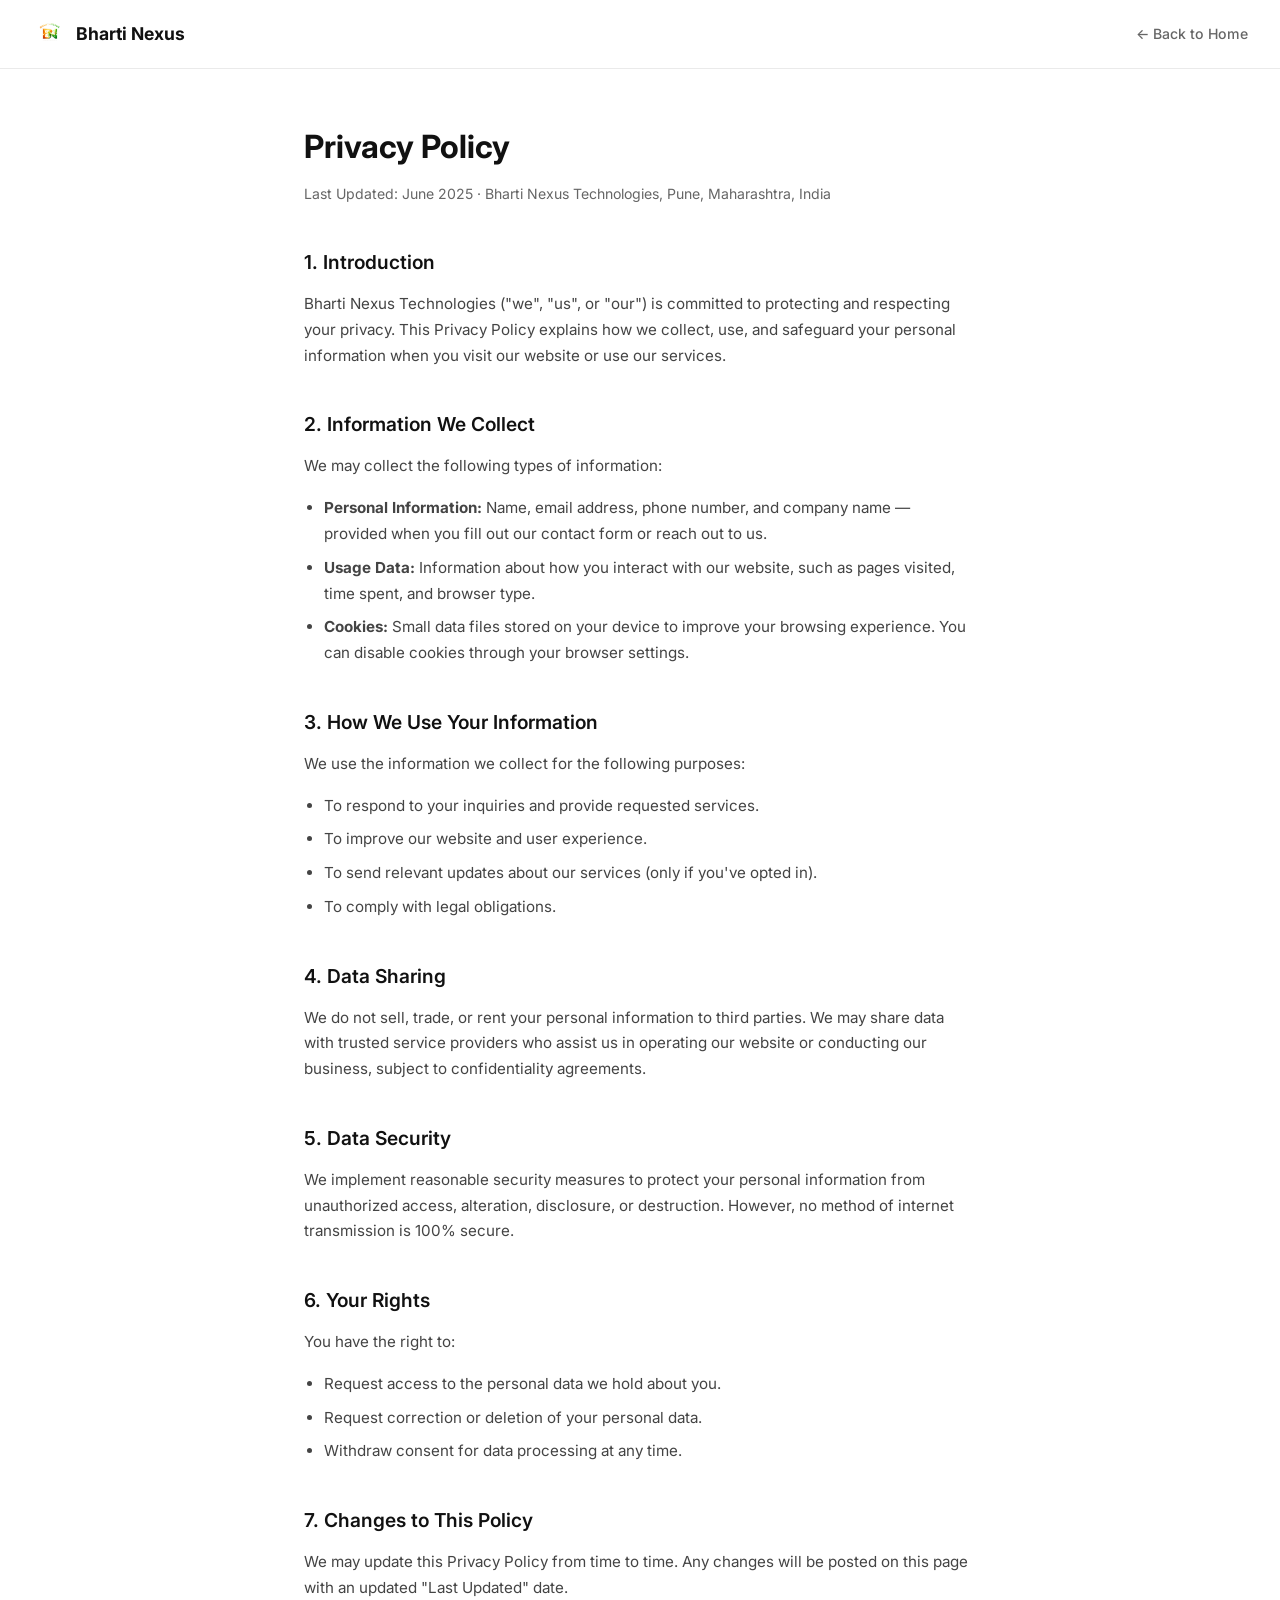
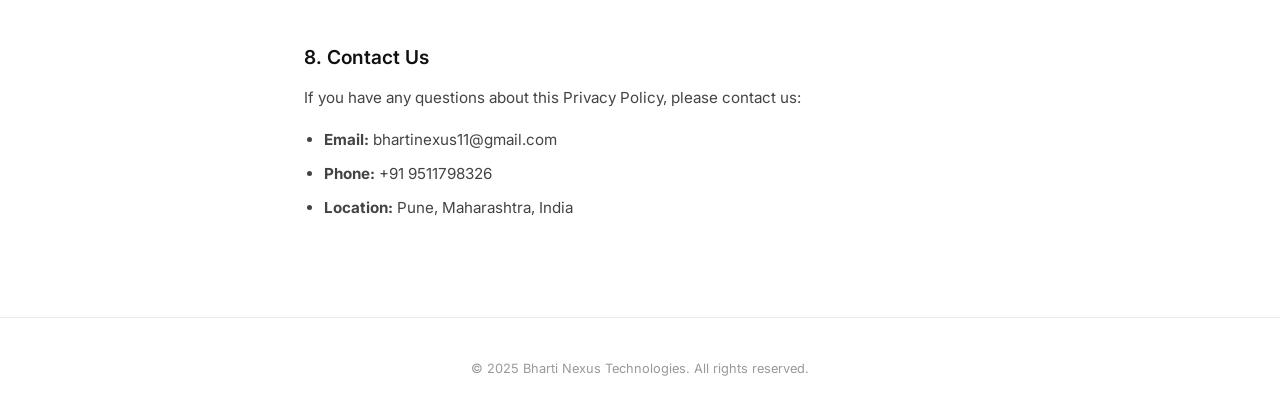
<file: privacy-policy.html>
<!DOCTYPE html>
<html lang="en">
<head>
  <link rel="preconnect" href="https://fonts.googleapis.com">
  <link rel="preconnect" href="https://fonts.gstatic.com" crossorigin>
  <link href="https://fonts.googleapis.com/css2?family=Inter:opsz,wght@14..32,300;14..32,400;14..32,500;14..32,600;14..32,700;14..32,800&display=swap" rel="stylesheet">
  <meta charset="UTF-8">
  <meta name="viewport" content="width=device-width, initial-scale=1.0">
  <title>Privacy Policy | Bharti Nexus Technologies</title>
  <meta name="description" content="Privacy Policy of Bharti Nexus Technologies - Learn how we collect, use, and protect your data.">
  <style>
    * { box-sizing: border-box; margin: 0; padding: 0; }
    body {
      font-family: 'Inter', -apple-system, BlinkMacSystemFont, "Segoe UI", Roboto, sans-serif;
      color: #111; background: #fff; line-height: 1.7;
      -webkit-font-smoothing: antialiased;
    }
    .page-nav {
      position: fixed; top: 0; left: 0; right: 0; z-index: 100;
      background: rgba(255,255,255,0.92); backdrop-filter: blur(20px);
      border-bottom: 1px solid #eaeaea; padding: 16px 32px;
      display: flex; align-items: center; justify-content: space-between;
    }
    .page-nav a.logo {
      font-weight: 700; font-size: 1.1rem; color: #111; text-decoration: none;
      display: flex; align-items: center; gap: 8px;
    }
    .page-nav a.logo img { height: 36px; }
    .page-nav a.back { font-size: 0.88rem; font-weight: 500; color: #666; text-decoration: none; }
    .page-nav a.back:hover { color: #111; }
    .container { max-width: 720px; margin: 0 auto; padding: 120px 24px 80px; }
    h1 { font-size: 2rem; font-weight: 700; margin-bottom: 8px; }
    .meta { color: #666; font-size: 0.88rem; margin-bottom: 40px; }
    h2 { font-size: 1.2rem; font-weight: 600; margin-top: 40px; margin-bottom: 12px; }
    p, ul { margin-bottom: 16px; color: #444; font-size: 0.95rem; }
    ul { padding-left: 20px; }
    li { margin-bottom: 8px; }
    .footer-simple {
      text-align: center; padding: 40px 24px; border-top: 1px solid #eaeaea;
      font-size: 0.8rem; color: #999;
    }
  </style>
</head>
<body>
  <div class="page-nav">
    <a href="index.html" class="logo"><img src="logo2.png" alt="Logo">Bharti Nexus</a>
    <a href="index.html" class="back">← Back to Home</a>
  </div>

  <div class="container">
    <h1>Privacy Policy</h1>
    <p class="meta">Last Updated: June 2025 · Bharti Nexus Technologies, Pune, Maharashtra, India</p>

    <h2>1. Introduction</h2>
    <p>Bharti Nexus Technologies ("we", "us", or "our") is committed to protecting and respecting your privacy. This Privacy Policy explains how we collect, use, and safeguard your personal information when you visit our website or use our services.</p>

    <h2>2. Information We Collect</h2>
    <p>We may collect the following types of information:</p>
    <ul>
      <li><strong>Personal Information:</strong> Name, email address, phone number, and company name — provided when you fill out our contact form or reach out to us.</li>
      <li><strong>Usage Data:</strong> Information about how you interact with our website, such as pages visited, time spent, and browser type.</li>
      <li><strong>Cookies:</strong> Small data files stored on your device to improve your browsing experience. You can disable cookies through your browser settings.</li>
    </ul>

    <h2>3. How We Use Your Information</h2>
    <p>We use the information we collect for the following purposes:</p>
    <ul>
      <li>To respond to your inquiries and provide requested services.</li>
      <li>To improve our website and user experience.</li>
      <li>To send relevant updates about our services (only if you've opted in).</li>
      <li>To comply with legal obligations.</li>
    </ul>

    <h2>4. Data Sharing</h2>
    <p>We do not sell, trade, or rent your personal information to third parties. We may share data with trusted service providers who assist us in operating our website or conducting our business, subject to confidentiality agreements.</p>

    <h2>5. Data Security</h2>
    <p>We implement reasonable security measures to protect your personal information from unauthorized access, alteration, disclosure, or destruction. However, no method of internet transmission is 100% secure.</p>

    <h2>6. Your Rights</h2>
    <p>You have the right to:</p>
    <ul>
      <li>Request access to the personal data we hold about you.</li>
      <li>Request correction or deletion of your personal data.</li>
      <li>Withdraw consent for data processing at any time.</li>
    </ul>

    <h2>7. Changes to This Policy</h2>
    <p>We may update this Privacy Policy from time to time. Any changes will be posted on this page with an updated "Last Updated" date.</p>

    <h2>8. Contact Us</h2>
    <p>If you have any questions about this Privacy Policy, please contact us:</p>
    <ul>
      <li><strong>Email:</strong> bhartinexus11@gmail.com</li>
      <li><strong>Phone:</strong> +91 9511798326</li>
      <li><strong>Location:</strong> Pune, Maharashtra, India</li>
    </ul>
  </div>

  <div class="footer-simple">
    © 2025 Bharti Nexus Technologies. All rights reserved.
  </div>
</body>
</html>
</file>
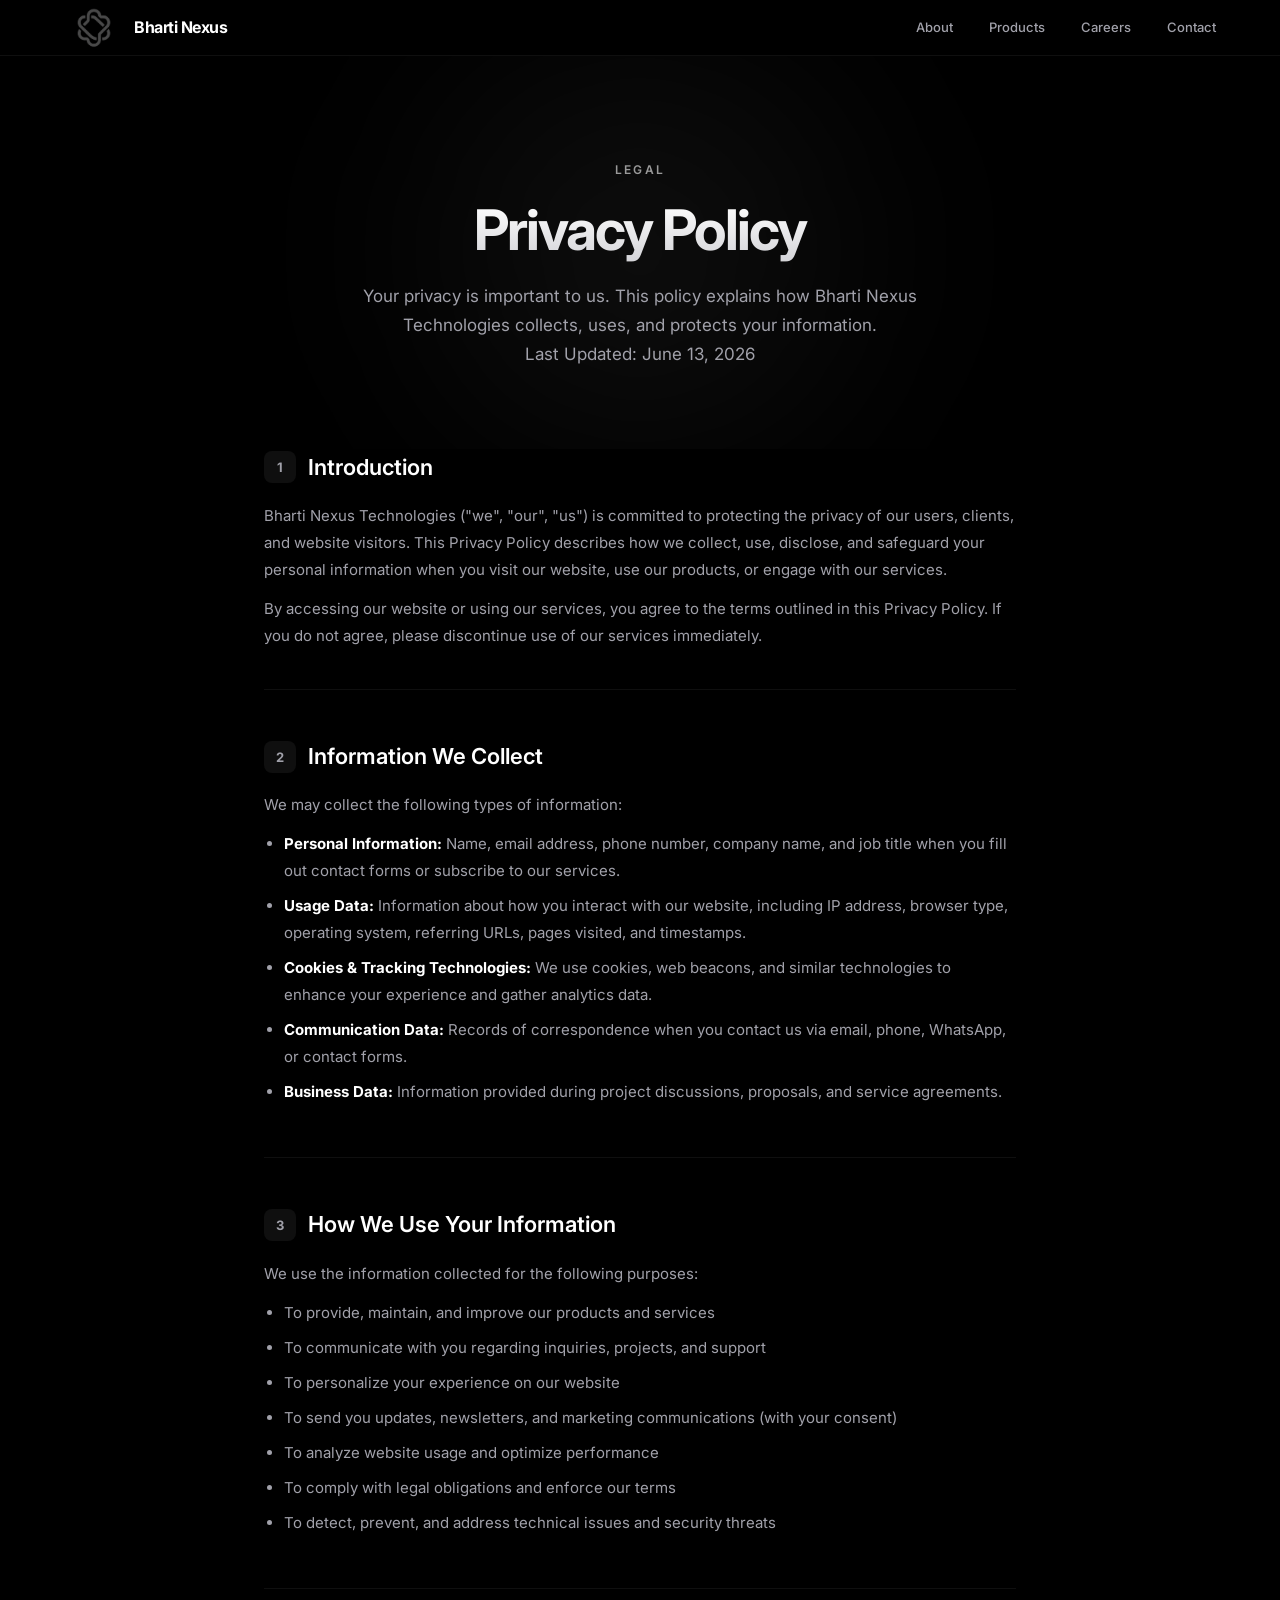
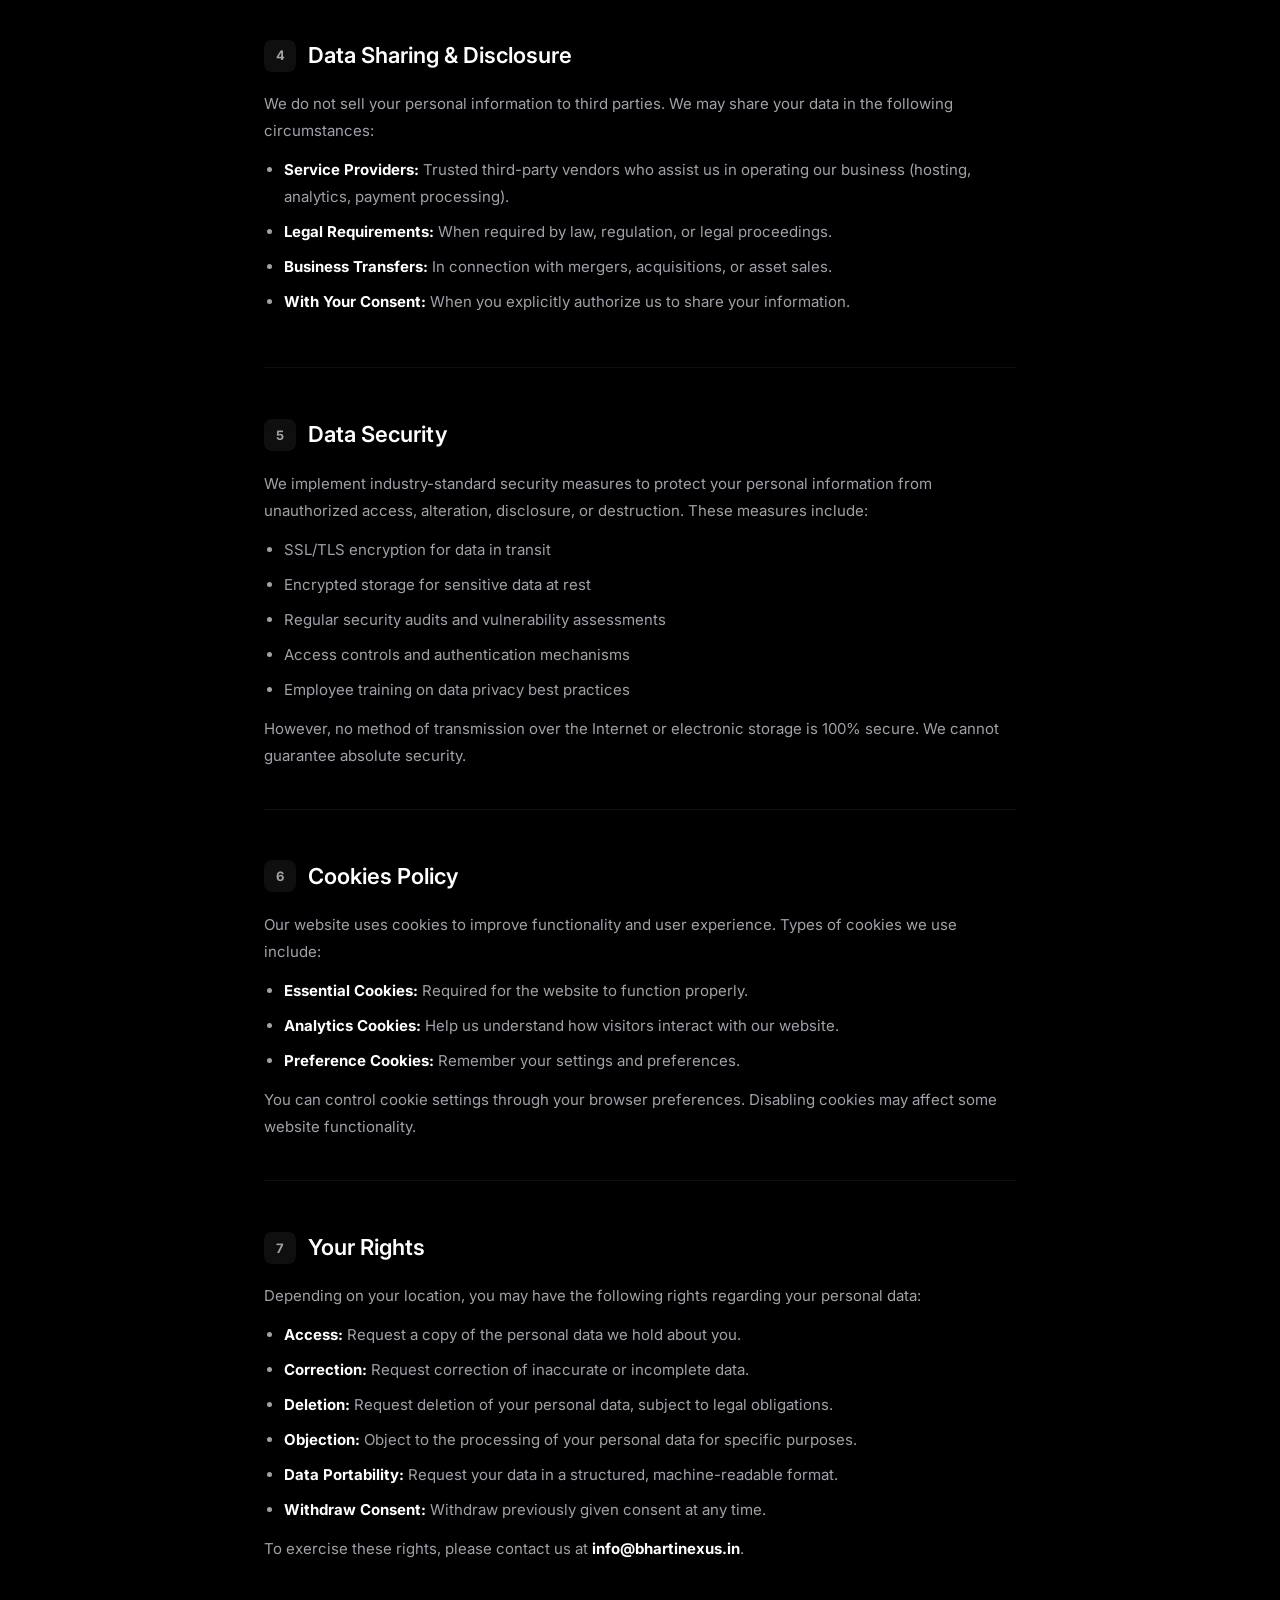
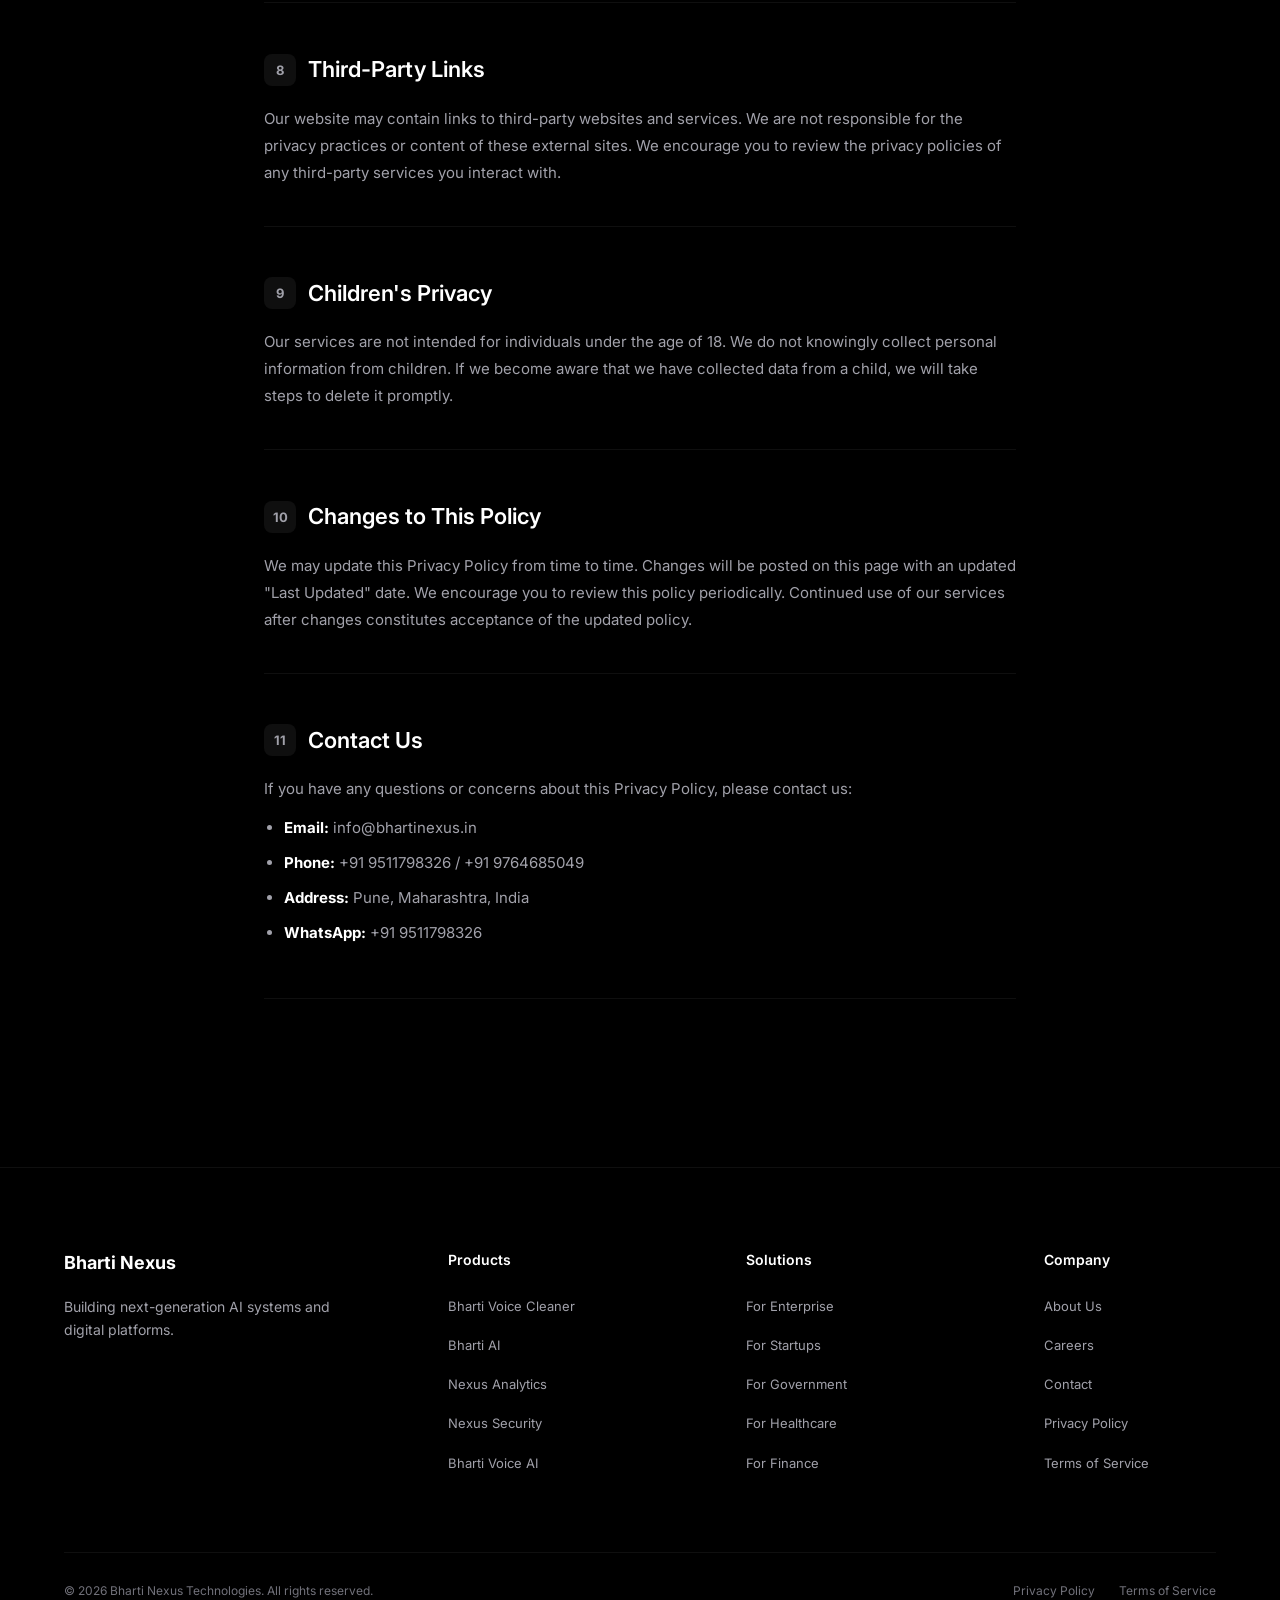
<file: privacy.html>
<!DOCTYPE html>
<html lang="en">
<head>
  <meta charset="UTF-8">
  <meta name="viewport" content="width=device-width, initial-scale=1.0">
  <title>Privacy Policy | Bharti Nexus Technologies</title>
  <meta name="description" content="Privacy Policy for Bharti Nexus Technologies. Learn how we collect, use, and protect your personal information.">

  <link rel="preconnect" href="https://fonts.googleapis.com">
  <link rel="preconnect" href="https://fonts.gstatic.com" crossorigin>
  <link href="https://fonts.googleapis.com/css2?family=Inter:wght@300;400;500;600;700;800&display=swap" rel="stylesheet">

  
  <link rel="stylesheet" href="assets/css/privacy.css">
  <script src="http://localhost:5000/static/js/nexvora.js"></script>
  <script>
    window.Nexvora.init({
      clientKey: '4a49dcf3-ab3e-4690-90d3-33f3501750d4',
      endpoint: 'http://localhost:5000/api/ingest/error'
    });
  </script>
  <link rel="icon" href="assets/images/logo.png" type="image/png">
  <link rel="apple-touch-icon" href="assets/images/logo.png">
</head>
<body>

  
  <nav id="navbar">
    <div class="nav-container">
      <a href="index.html" class="nav-brand">
        <img src="assets/images/logo.png?v=3" alt="Bharti Nexus Logo" class="nav-logo">
        Bharti Nexus
      </a>
      <div class="nav-links">
        <a href="index.html#about">About</a>
        <a href="index.html#products">Products</a>

        <a href="index.html#careers">Careers</a>
        <a href="index.html#contact">Contact</a>
      </div>
      <button class="mobile-menu-btn" id="mobile-btn">
        <div class="hamburger-line"></div>
        <div class="hamburger-line"></div>
      </button>
    </div>
  </nav>

  
  <div class="mobile-menu" id="mobile-menu">
    <a href="index.html#about" class="mobile-link">About</a>
    <a href="index.html#products" class="mobile-link">Products</a>

    <a href="index.html#careers" class="mobile-link">Careers</a>
    <a href="index.html#contact" class="mobile-link">Contact</a>
  </div>

  
  <section class="page-hero">
    <div class="container">
      <p class="eyebrow fade-in">Legal</p>
      <h1 class="fade-in fade-in-delay-1">Privacy Policy</h1>
      <p class="fade-in fade-in-delay-2">Your privacy is important to us. This policy explains how Bharti Nexus Technologies collects, uses, and protects your information.</p>
      <p class="last-updated fade-in fade-in-delay-3">Last Updated: June 13, 2026</p>
    </div>
  </section>

  
  <div class="legal-content">

    <div class="legal-section fade-in">
      <h2><span class="section-number">1</span> Introduction</h2>
      <p>Bharti Nexus Technologies ("we", "our", "us") is committed to protecting the privacy of our users, clients, and website visitors. This Privacy Policy describes how we collect, use, disclose, and safeguard your personal information when you visit our website, use our products, or engage with our services.</p>
      <p>By accessing our website or using our services, you agree to the terms outlined in this Privacy Policy. If you do not agree, please discontinue use of our services immediately.</p>
    </div>

    <div class="legal-section fade-in">
      <h2><span class="section-number">2</span> Information We Collect</h2>
      <p>We may collect the following types of information:</p>
      <ul>
        <li><strong>Personal Information:</strong> Name, email address, phone number, company name, and job title when you fill out contact forms or subscribe to our services.</li>
        <li><strong>Usage Data:</strong> Information about how you interact with our website, including IP address, browser type, operating system, referring URLs, pages visited, and timestamps.</li>
        <li><strong>Cookies & Tracking Technologies:</strong> We use cookies, web beacons, and similar technologies to enhance your experience and gather analytics data.</li>
        <li><strong>Communication Data:</strong> Records of correspondence when you contact us via email, phone, WhatsApp, or contact forms.</li>
        <li><strong>Business Data:</strong> Information provided during project discussions, proposals, and service agreements.</li>
      </ul>
    </div>

    <div class="legal-section fade-in">
      <h2><span class="section-number">3</span> How We Use Your Information</h2>
      <p>We use the information collected for the following purposes:</p>
      <ul>
        <li>To provide, maintain, and improve our products and services</li>
        <li>To communicate with you regarding inquiries, projects, and support</li>
        <li>To personalize your experience on our website</li>
        <li>To send you updates, newsletters, and marketing communications (with your consent)</li>
        <li>To analyze website usage and optimize performance</li>
        <li>To comply with legal obligations and enforce our terms</li>
        <li>To detect, prevent, and address technical issues and security threats</li>
      </ul>
    </div>

    <div class="legal-section fade-in">
      <h2><span class="section-number">4</span> Data Sharing & Disclosure</h2>
      <p>We do not sell your personal information to third parties. We may share your data in the following circumstances:</p>
      <ul>
        <li><strong>Service Providers:</strong> Trusted third-party vendors who assist us in operating our business (hosting, analytics, payment processing).</li>
        <li><strong>Legal Requirements:</strong> When required by law, regulation, or legal proceedings.</li>
        <li><strong>Business Transfers:</strong> In connection with mergers, acquisitions, or asset sales.</li>
        <li><strong>With Your Consent:</strong> When you explicitly authorize us to share your information.</li>
      </ul>
    </div>

    <div class="legal-section fade-in">
      <h2><span class="section-number">5</span> Data Security</h2>
      <p>We implement industry-standard security measures to protect your personal information from unauthorized access, alteration, disclosure, or destruction. These measures include:</p>
      <ul>
        <li>SSL/TLS encryption for data in transit</li>
        <li>Encrypted storage for sensitive data at rest</li>
        <li>Regular security audits and vulnerability assessments</li>
        <li>Access controls and authentication mechanisms</li>
        <li>Employee training on data privacy best practices</li>
      </ul>
      <p>However, no method of transmission over the Internet or electronic storage is 100% secure. We cannot guarantee absolute security.</p>
    </div>

    <div class="legal-section fade-in">
      <h2><span class="section-number">6</span> Cookies Policy</h2>
      <p>Our website uses cookies to improve functionality and user experience. Types of cookies we use include:</p>
      <ul>
        <li><strong>Essential Cookies:</strong> Required for the website to function properly.</li>
        <li><strong>Analytics Cookies:</strong> Help us understand how visitors interact with our website.</li>
        <li><strong>Preference Cookies:</strong> Remember your settings and preferences.</li>
      </ul>
      <p>You can control cookie settings through your browser preferences. Disabling cookies may affect some website functionality.</p>
    </div>

    <div class="legal-section fade-in">
      <h2><span class="section-number">7</span> Your Rights</h2>
      <p>Depending on your location, you may have the following rights regarding your personal data:</p>
      <ul>
        <li><strong>Access:</strong> Request a copy of the personal data we hold about you.</li>
        <li><strong>Correction:</strong> Request correction of inaccurate or incomplete data.</li>
        <li><strong>Deletion:</strong> Request deletion of your personal data, subject to legal obligations.</li>
        <li><strong>Objection:</strong> Object to the processing of your personal data for specific purposes.</li>
        <li><strong>Data Portability:</strong> Request your data in a structured, machine-readable format.</li>
        <li><strong>Withdraw Consent:</strong> Withdraw previously given consent at any time.</li>
      </ul>
      <p>To exercise these rights, please contact us at <strong>info@bhartinexus.in</strong>.</p>
    </div>

    <div class="legal-section fade-in">
      <h2><span class="section-number">8</span> Third-Party Links</h2>
      <p>Our website may contain links to third-party websites and services. We are not responsible for the privacy practices or content of these external sites. We encourage you to review the privacy policies of any third-party services you interact with.</p>
    </div>

    <div class="legal-section fade-in">
      <h2><span class="section-number">9</span> Children's Privacy</h2>
      <p>Our services are not intended for individuals under the age of 18. We do not knowingly collect personal information from children. If we become aware that we have collected data from a child, we will take steps to delete it promptly.</p>
    </div>

    <div class="legal-section fade-in">
      <h2><span class="section-number">10</span> Changes to This Policy</h2>
      <p>We may update this Privacy Policy from time to time. Changes will be posted on this page with an updated "Last Updated" date. We encourage you to review this policy periodically. Continued use of our services after changes constitutes acceptance of the updated policy.</p>
    </div>

    <div class="legal-section fade-in">
      <h2><span class="section-number">11</span> Contact Us</h2>
      <p>If you have any questions or concerns about this Privacy Policy, please contact us:</p>
      <ul>
        <li><strong>Email:</strong> info@bhartinexus.in</li>
        <li><strong>Phone:</strong> +91 9511798326 / +91 9764685049</li>
        <li><strong>Address:</strong> Pune, Maharashtra, India</li>
        <li><strong>WhatsApp:</strong> +91 9511798326</li>
      </ul>
    </div>

  </div>

  
  <footer id="footer">
    <div class="container">
      <div class="footer-grid">
        <div class="footer-brand">
          <span class="logo">Bharti Nexus</span>
          <p class="footer-tagline">Building next-generation AI systems and digital platforms.</p>

        </div>
        <div class="footer-col">
          <h4 class="footer-col-title">Products</h4>
          <ul class="footer-links">
            <li><a href="index.html#products">Bharti Voice Cleaner</a></li>
            <li><a href="index.html#products">Bharti AI</a></li>
            <li><a href="index.html#products">Nexus Analytics</a></li>
            <li><a href="index.html#products">Nexus Security</a></li>
            <li><a href="index.html#products">Bharti Voice AI</a></li>
          </ul>
        </div>
        <div class="footer-col">
          <h4 class="footer-col-title">Solutions</h4>
          <ul class="footer-links">
            <li><a href="index.html#capabilities">For Enterprise</a></li>
            <li><a href="index.html#capabilities">For Startups</a></li>
            <li><a href="index.html#capabilities">For Government</a></li>
            <li><a href="index.html#capabilities">For Healthcare</a></li>
            <li><a href="index.html#capabilities">For Finance</a></li>
          </ul>
        </div>
        <div class="footer-col">
          <h4 class="footer-col-title">Company</h4>
          <ul class="footer-links">
            <li><a href="index.html#about">About Us</a></li>
            <li><a href="index.html#careers">Careers</a></li>
            <li><a href="index.html#contact">Contact</a></li>
            <li><a href="privacy.html">Privacy Policy</a></li>
            <li><a href="terms.html">Terms of Service</a></li>
          </ul>
        </div>
      </div>
      <div class="footer-bottom">
        <div>© 2026 Bharti Nexus Technologies. All rights reserved.</div>
        <div class="footer-bottom-links">
          <a href="privacy.html">Privacy Policy</a>
          <a href="terms.html">Terms of Service</a>
        </div>

      </div>
    </div>
  </footer>

  
</body>
</html>
</file>
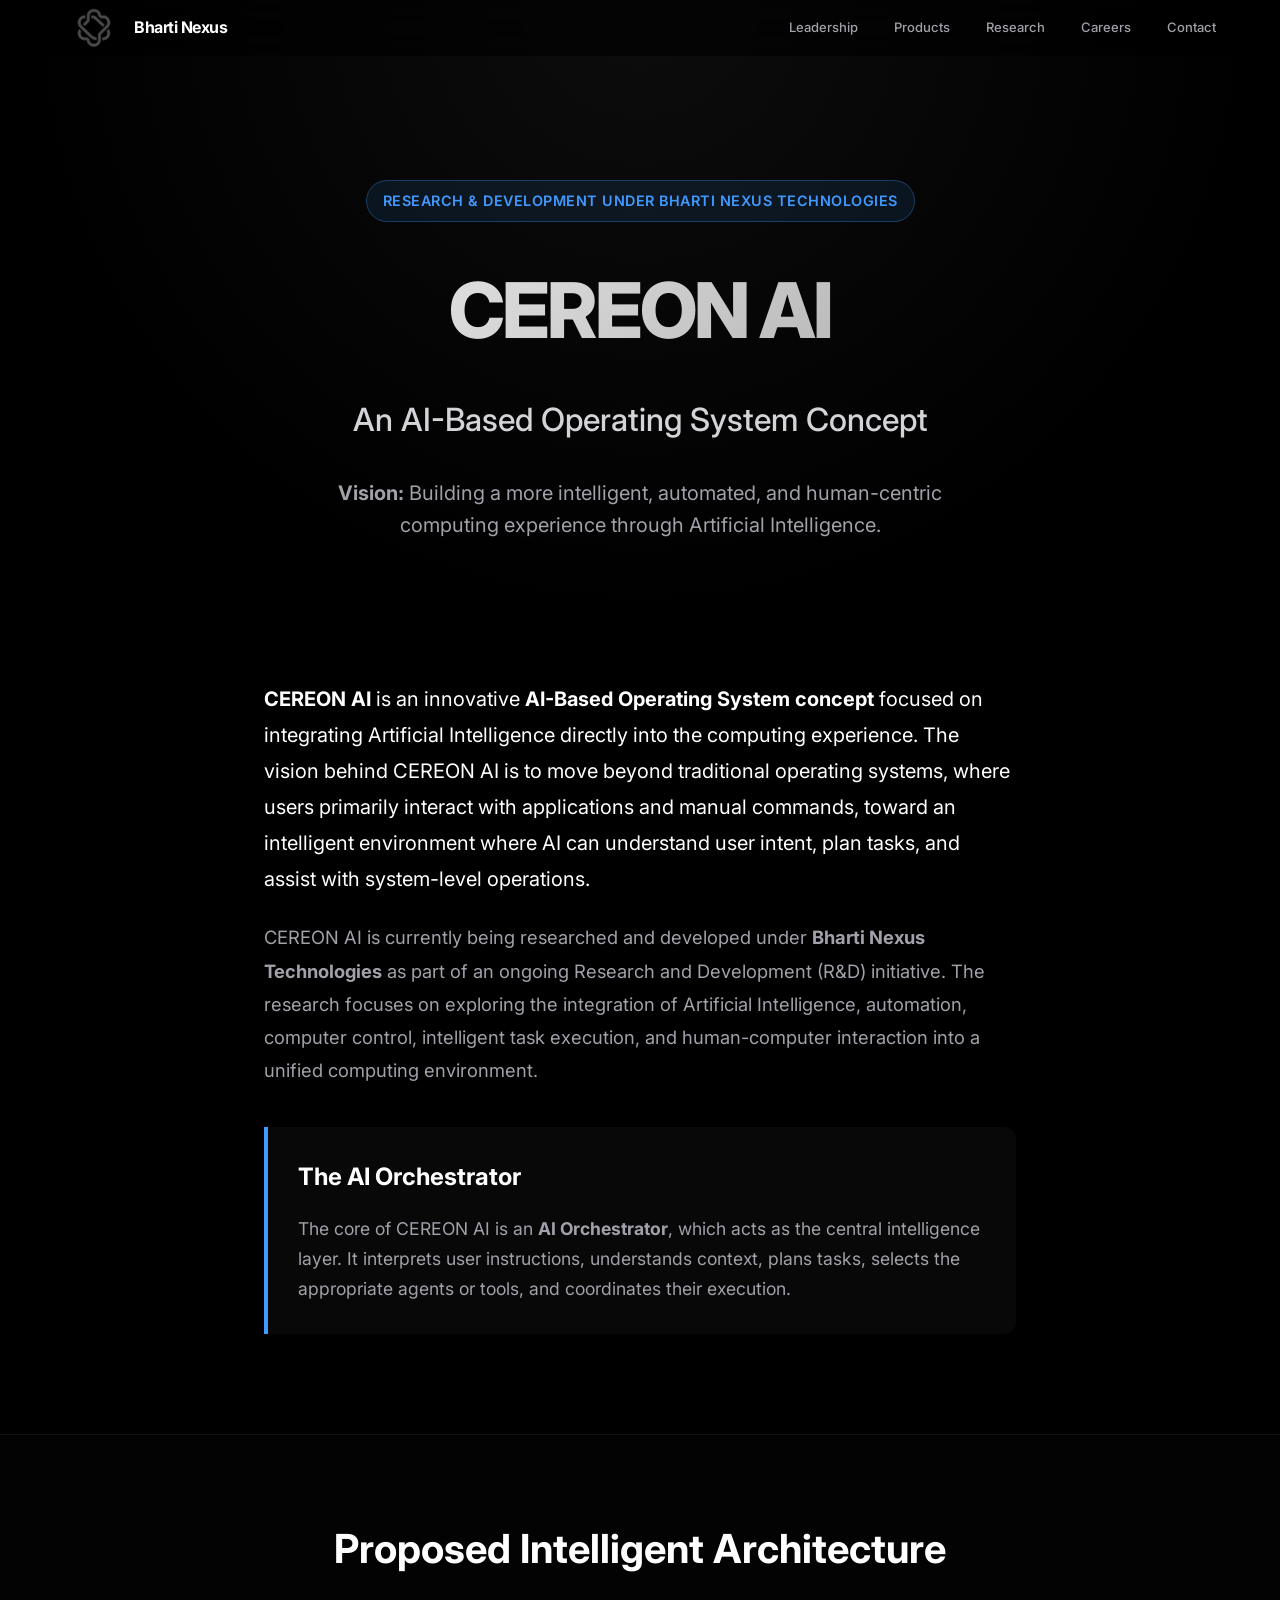
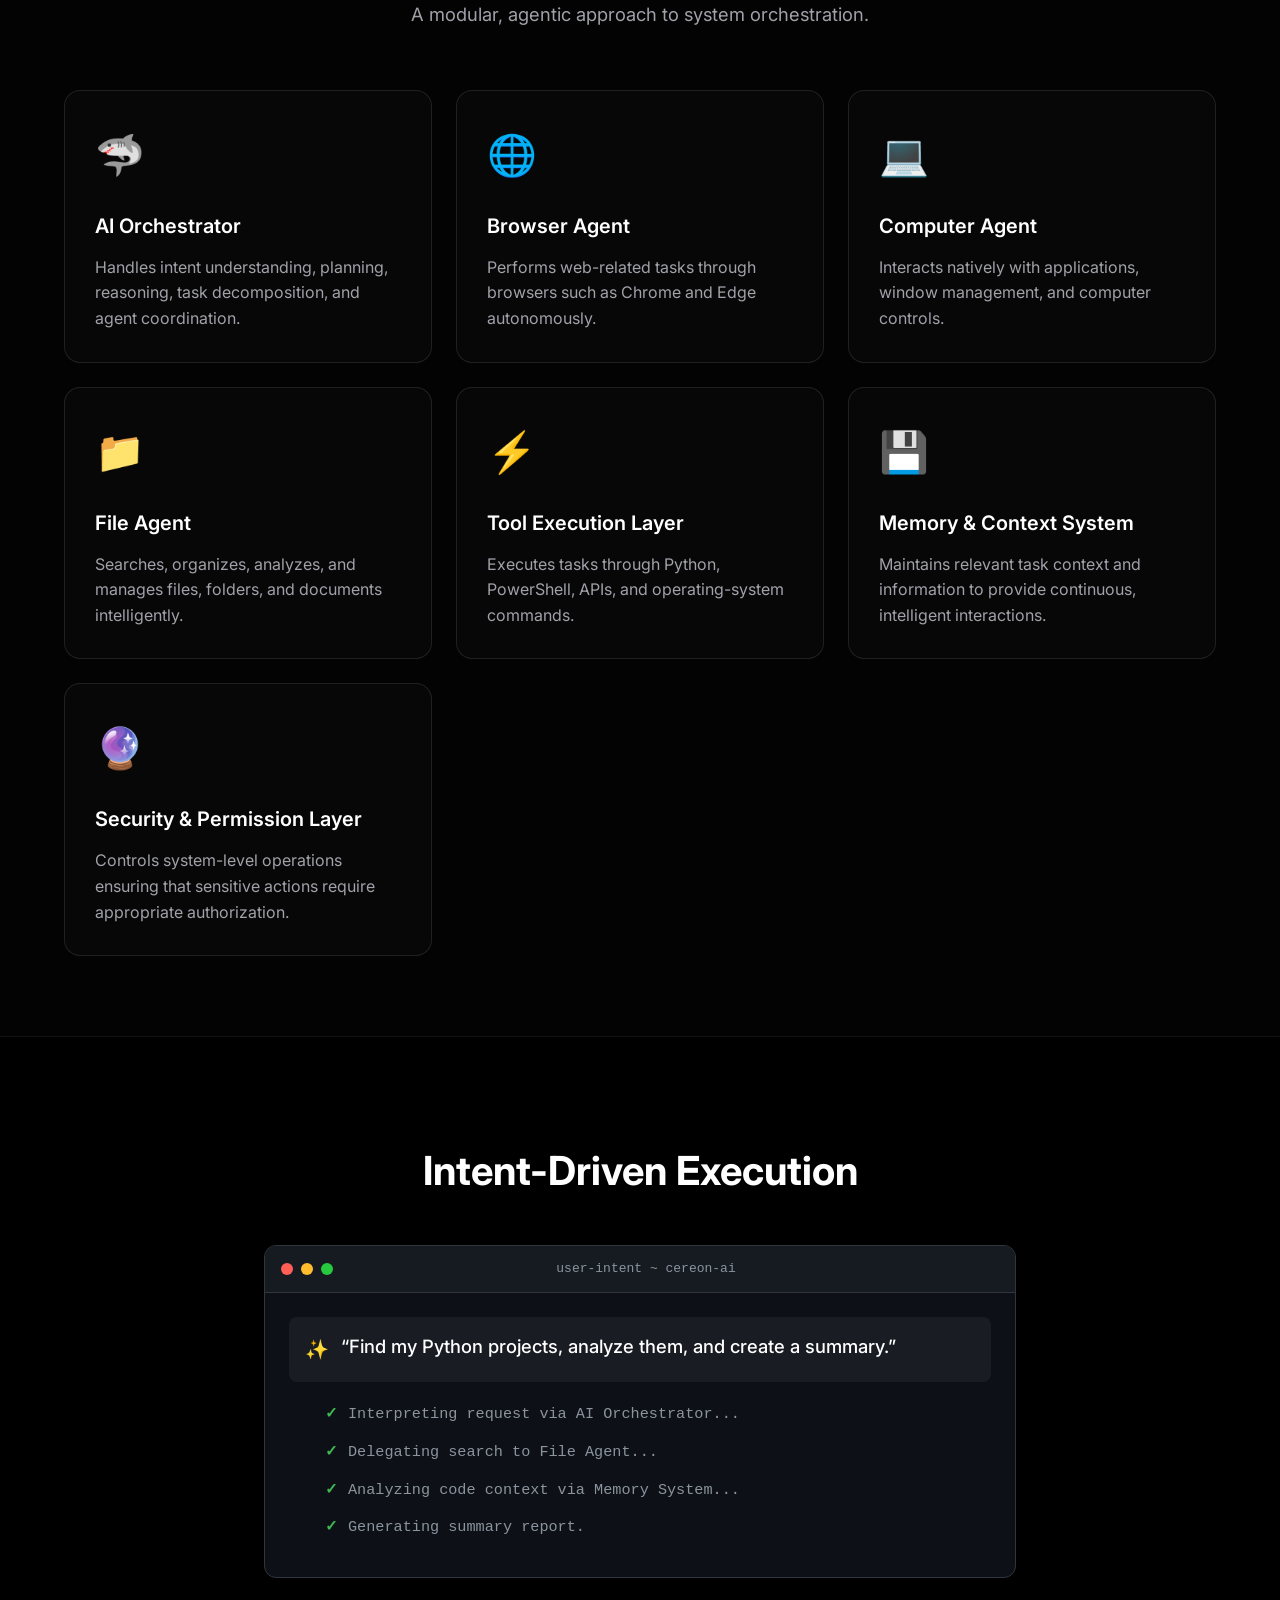
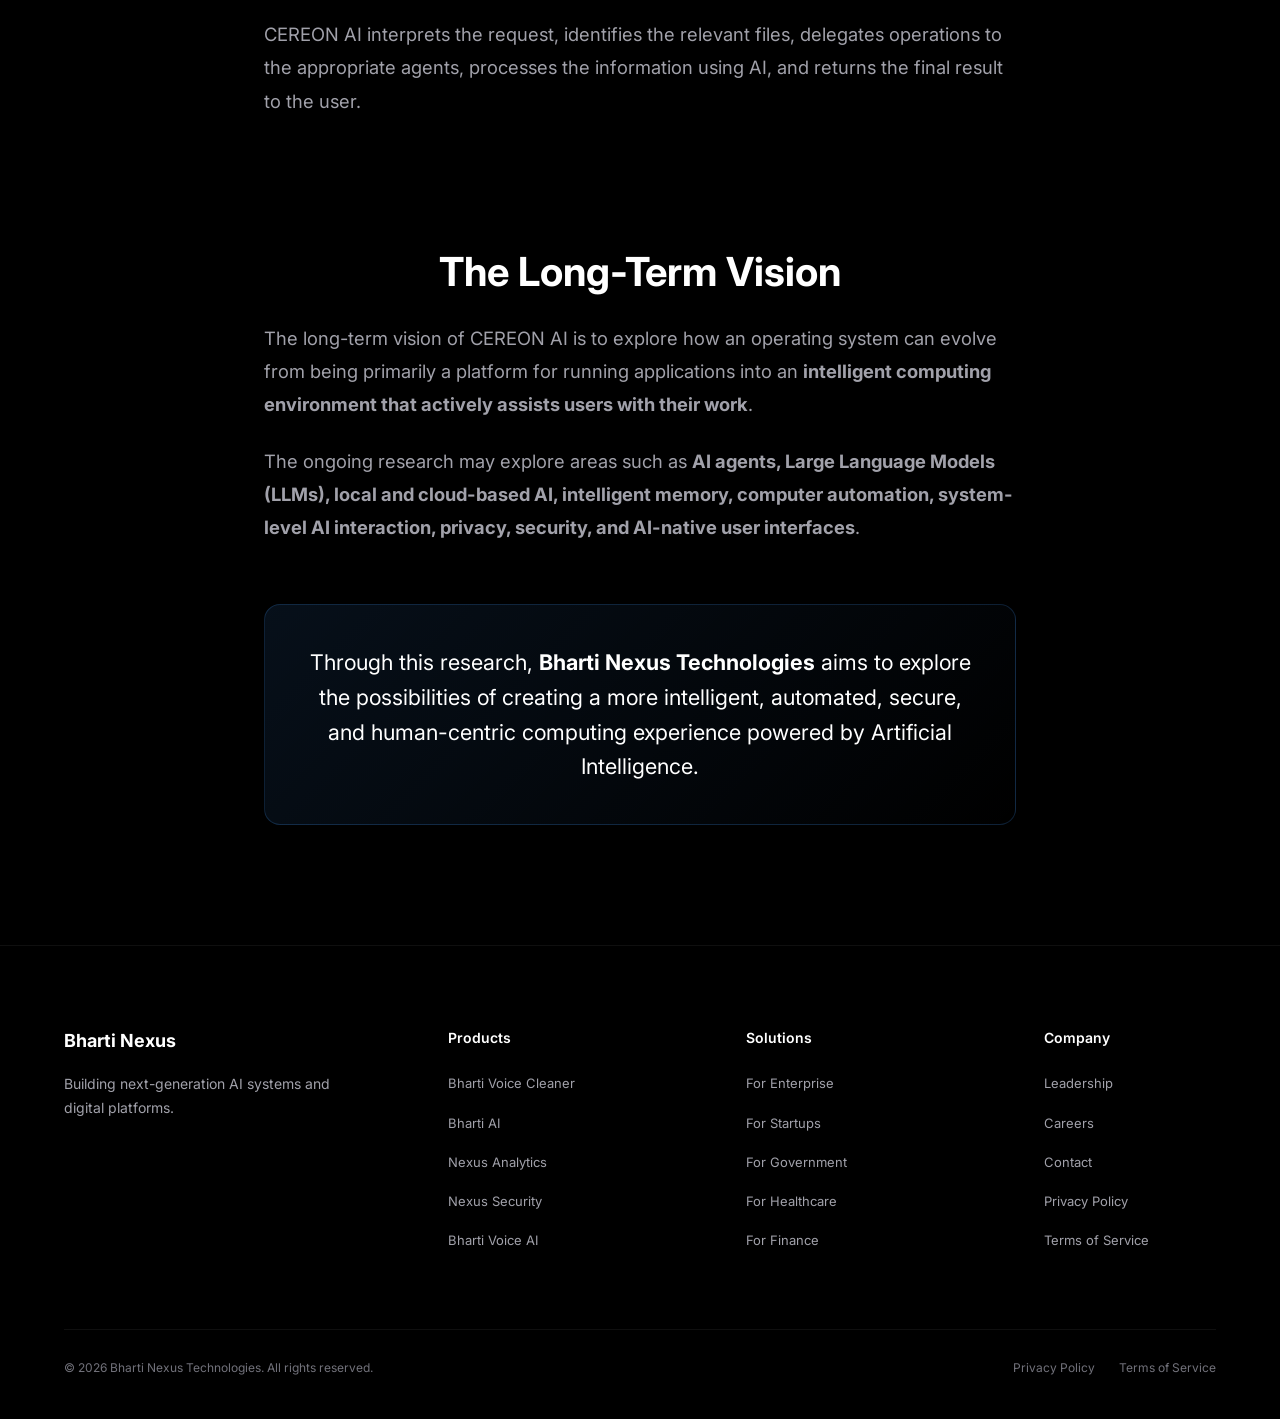
<file: research.html>
<!DOCTYPE html>
<html lang="en">
<head>
  <meta charset="UTF-8">
  <meta name="viewport" content="width=device-width, initial-scale=1.0">
  <title>CEREON AI Research | Bharti Nexus Technologies</title>
  <meta name="description" content="CEREON AI is an innovative AI-Based Operating System concept focusing on integrating Artificial Intelligence directly into the computing experience.">
  <meta name="keywords" content="CEREON AI, AI Operating System, AI Orchestrator, AI Agents, Bharti Nexus Technologies, R&D">
  <meta name="author" content="Bharti Nexus Technologies">

  <!-- Open Graph / Social Media -->
  <meta property="og:type" content="website">
  <meta property="og:url" content="https://bhartinexus.in/research.html">
  <meta property="og:title" content="CEREON AI Research | Bharti Nexus Technologies">
  <meta property="og:description" content="Explore CEREON AI: An innovative AI-Based Operating System concept redefining human-computer interaction.">
  <meta property="og:image" content="https://bhartinexus.in/assets/images/logo.png?v=3">

  <link rel="preconnect" href="https://fonts.googleapis.com">
  <link rel="preconnect" href="https://fonts.gstatic.com" crossorigin>
  <link href="https://fonts.googleapis.com/css2?family=Inter:wght@300;400;500;600;700;800&display=swap" rel="stylesheet">
  
  <link rel="stylesheet" href="assets/css/index.css?v=101">
  <link rel="stylesheet" href="assets/css/research.css?v=101">
  
  <script src="http://localhost:5000/static/js/nexvora.js"></script>
  <script>
    window.Nexvora.init({
      clientKey: '4a49dcf3-ab3e-4690-90d3-33f3501750d4',
      endpoint: 'http://localhost:5000/api/ingest/error'
    });
  </script>
  <link rel="icon" href="assets/images/logo.png" type="image/png">
  <link rel="apple-touch-icon" href="assets/images/logo.png">
</head>
<body>

  <!-- Navigation -->
  <nav id="navbar">
    <div class="nav-container">
      <a href="index.html" class="nav-brand">
        <img src="assets/images/logo.png?v=3" alt="Bharti Nexus Logo" class="nav-logo">
        Bharti Nexus
      </a>
      <div class="nav-links">
        <a href="about.html">Leadership</a>
        <a href="index.html#products">Products</a>
        <a href="research.html" class="active">Research</a>
        <a href="index.html#careers">Careers</a>
        <a href="index.html#contact">Contact</a>
      </div>
      <button class="mobile-menu-btn" id="mobile-btn" aria-label="Toggle Navigation Menu">
        <div class="hamburger-line"></div>
        <div class="hamburger-line"></div>
      </button>
    </div>
  </nav>

  <div class="mobile-menu" id="mobile-menu">
    <a href="about.html" class="mobile-link">Leadership</a>
    <a href="index.html#products" class="mobile-link">Products</a>
    <a href="research.html" class="mobile-link active">Research</a>
    <a href="index.html#careers" class="mobile-link">Careers</a>
    <a href="index.html#contact" class="mobile-link">Contact</a>
  </div>

  <!-- Hero Section -->
  <section class="research-hero">
    <div class="container">
      <div class="hero-badge">Research & Development under Bharti Nexus Technologies</div>
      <h1 class="hero-title">CEREON AI</h1>
      <h2 class="hero-subtitle">An AI-Based Operating System Concept</h2>
      <p class="hero-vision"><strong>Vision:</strong> Building a more intelligent, automated, and human-centric computing experience through Artificial Intelligence.</p>
    </div>
  </section>

  <!-- Introduction Section -->
  <section class="research-content-section">
    <div class="container text-container">
      <p class="lead-text">
        <strong>CEREON AI</strong> is an innovative <strong>AI-Based Operating System concept</strong> focused on integrating Artificial Intelligence directly into the computing experience. The vision behind CEREON AI is to move beyond traditional operating systems, where users primarily interact with applications and manual commands, toward an intelligent environment where AI can understand user intent, plan tasks, and assist with system-level operations.
      </p>
      <p style="color: var(--text-secondary); line-height: 1.8; font-size: 1.15rem; margin-bottom: 24px;">
        CEREON AI is currently being researched and developed under <strong>Bharti Nexus Technologies</strong> as part of an ongoing Research and Development (R&D) initiative. The research focuses on exploring the integration of Artificial Intelligence, automation, computer control, intelligent task execution, and human-computer interaction into a unified computing environment.
      </p>
      <div class="highlight-box">
        <h3>The AI Orchestrator</h3>
        <p>The core of CEREON AI is an <strong>AI Orchestrator</strong>, which acts as the central intelligence layer. It interprets user instructions, understands context, plans tasks, selects the appropriate agents or tools, and coordinates their execution.</p>
      </div>
    </div>
  </section>

  <!-- Architecture Grid Section -->
  <section class="architecture-section">
    <div class="container">
      <h2 class="section-heading">Proposed Intelligent Architecture</h2>
      <p class="section-subheading">A modular, agentic approach to system orchestration.</p>
      
      <div class="agent-grid">
        <div class="agent-card">
          <div class="agent-icon">&#129416;</div>
          <h4 class="agent-title">AI Orchestrator</h4>
          <p class="agent-desc">Handles intent understanding, planning, reasoning, task decomposition, and agent coordination.</p>
        </div>
        <div class="agent-card">
          <div class="agent-icon">&#127760;</div>
          <h4 class="agent-title">Browser Agent</h4>
          <p class="agent-desc">Performs web-related tasks through browsers such as Chrome and Edge autonomously.</p>
        </div>
        <div class="agent-card">
          <div class="agent-icon">&#128187;</div>
          <h4 class="agent-title">Computer Agent</h4>
          <p class="agent-desc">Interacts natively with applications, window management, and computer controls.</p>
        </div>
        <div class="agent-card">
          <div class="agent-icon">&#128193;</div>
          <h4 class="agent-title">File Agent</h4>
          <p class="agent-desc">Searches, organizes, analyzes, and manages files, folders, and documents intelligently.</p>
        </div>
        <div class="agent-card">
          <div class="agent-icon">&#9889;</div>
          <h4 class="agent-title">Tool Execution Layer</h4>
          <p class="agent-desc">Executes tasks through Python, PowerShell, APIs, and operating-system commands.</p>
        </div>
        <div class="agent-card">
          <div class="agent-icon">&#128190;</div>
          <h4 class="agent-title">Memory & Context System</h4>
          <p class="agent-desc">Maintains relevant task context and information to provide continuous, intelligent interactions.</p>
        </div>
        <div class="agent-card">
          <div class="agent-icon">&#128302;</div>
          <h4 class="agent-title">Security & Permission Layer</h4>
          <p class="agent-desc">Controls system-level operations ensuring that sensitive actions require appropriate authorization.</p>
        </div>
      </div>
    </div>
  </section>

  <!-- Example Scenario Section -->
  <section class="scenario-section">
    <div class="container text-container">
      <h2 class="section-heading">Intent-Driven Execution</h2>
      <div class="terminal-example">
        <div class="terminal-header">
          <span class="dot" style="background: #ff5f56;"></span>
          <span class="dot" style="background: #ffbd2e;"></span>
          <span class="dot" style="background: #27c93f;"></span>
          <span class="terminal-title">user-intent ~ cereon-ai</span>
        </div>
        <div class="terminal-body">
          <div class="user-prompt">
            <span class="icon">&#10024;</span>
            <span class="text">“Find my Python projects, analyze them, and create a summary.”</span>
          </div>
          <div class="ai-response">
            <div class="step"><span class="check">&#10003;</span> Interpreting request via AI Orchestrator...</div>
            <div class="step"><span class="check">&#10003;</span> Delegating search to File Agent...</div>
            <div class="step"><span class="check">&#10003;</span> Analyzing code context via Memory System...</div>
            <div class="step"><span class="check">&#10003;</span> Generating summary report.</div>
          </div>
        </div>
      </div>
      <p style="margin-top: 30px; color: var(--text-secondary); line-height: 1.8; font-size: 1.15rem;">
        CEREON AI interprets the request, identifies the relevant files, delegates operations to the appropriate agents, processes the information using AI, and returns the final result to the user.
      </p>
    </div>
  </section>

  <!-- Vision Section -->
  <section class="research-content-section" style="padding-bottom: 120px;">
    <div class="container text-container">
      <h2 class="section-heading">The Long-Term Vision</h2>
      <p style="color: var(--text-secondary); line-height: 1.8; font-size: 1.15rem; margin-bottom: 24px;">
        The long-term vision of CEREON AI is to explore how an operating system can evolve from being primarily a platform for running applications into an <strong>intelligent computing environment that actively assists users with their work</strong>.
      </p>
      <p style="color: var(--text-secondary); line-height: 1.8; font-size: 1.15rem; margin-bottom: 24px;">
        The ongoing research may explore areas such as <strong>AI agents, Large Language Models (LLMs), local and cloud-based AI, intelligent memory, computer automation, system-level AI interaction, privacy, security, and AI-native user interfaces</strong>.
      </p>
      <div class="vision-conclusion">
        <p>Through this research, <strong>Bharti Nexus Technologies</strong> aims to explore the possibilities of creating a more intelligent, automated, secure, and human-centric computing experience powered by Artificial Intelligence.</p>
      </div>
    </div>
  </section>

  <!-- Footer -->
  <footer id="footer">
    <div class="container">
      <div class="footer-grid">
        <div class="footer-brand">
          <span class="logo">Bharti Nexus</span>
          <p class="footer-tagline">Building next-generation AI systems and digital platforms.</p>
        </div>
        
        <div class="footer-col">
          <h4 class="footer-col-title">Products</h4>
          <ul class="footer-links">
            <li><a href="index.html#products">Bharti Voice Cleaner</a></li>
            <li><a href="index.html#products">Bharti AI</a></li>
            <li><a href="index.html#products">Nexus Analytics</a></li>
            <li><a href="index.html#products">Nexus Security</a></li>
            <li><a href="index.html#products">Bharti Voice AI</a></li>
          </ul>
        </div>
        
        <div class="footer-col">
          <h4 class="footer-col-title">Solutions</h4>
          <ul class="footer-links">
            <li><a href="index.html#capabilities">For Enterprise</a></li>
            <li><a href="index.html#capabilities">For Startups</a></li>
            <li><a href="index.html#capabilities">For Government</a></li>
            <li><a href="index.html#capabilities">For Healthcare</a></li>
            <li><a href="index.html#capabilities">For Finance</a></li>
          </ul>
        </div>
        
        <div class="footer-col">
          <h4 class="footer-col-title">Company</h4>
          <ul class="footer-links">
            <li><a href="about.html">Leadership</a></li>
            <li><a href="index.html#careers">Careers</a></li>
            <li><a href="index.html#contact">Contact</a></li>
            <li><a href="privacy.html">Privacy Policy</a></li>
            <li><a href="terms.html">Terms of Service</a></li>
          </ul>
        </div>
      </div>
      
      <div class="footer-bottom">
        <div>© 2026 Bharti Nexus Technologies. All rights reserved.</div>
        <div class="footer-bottom-links">
          <a href="privacy.html">Privacy Policy</a>
          <a href="terms.html">Terms of Service</a>
        </div>
      </div>
    </div>
  </footer>

  <script>
    const mobileBtn = document.getElementById('mobile-btn');
    const mobileMenu = document.getElementById('mobile-menu');
    if(mobileBtn && mobileMenu) {
      mobileBtn.addEventListener('click', () => { mobileMenu.classList.toggle('open'); });
      document.querySelectorAll('.mobile-link').forEach(link => {
        link.addEventListener('click', () => { mobileMenu.classList.remove('open'); });
      });
    }
  </script>
</body>
</html>
</file>
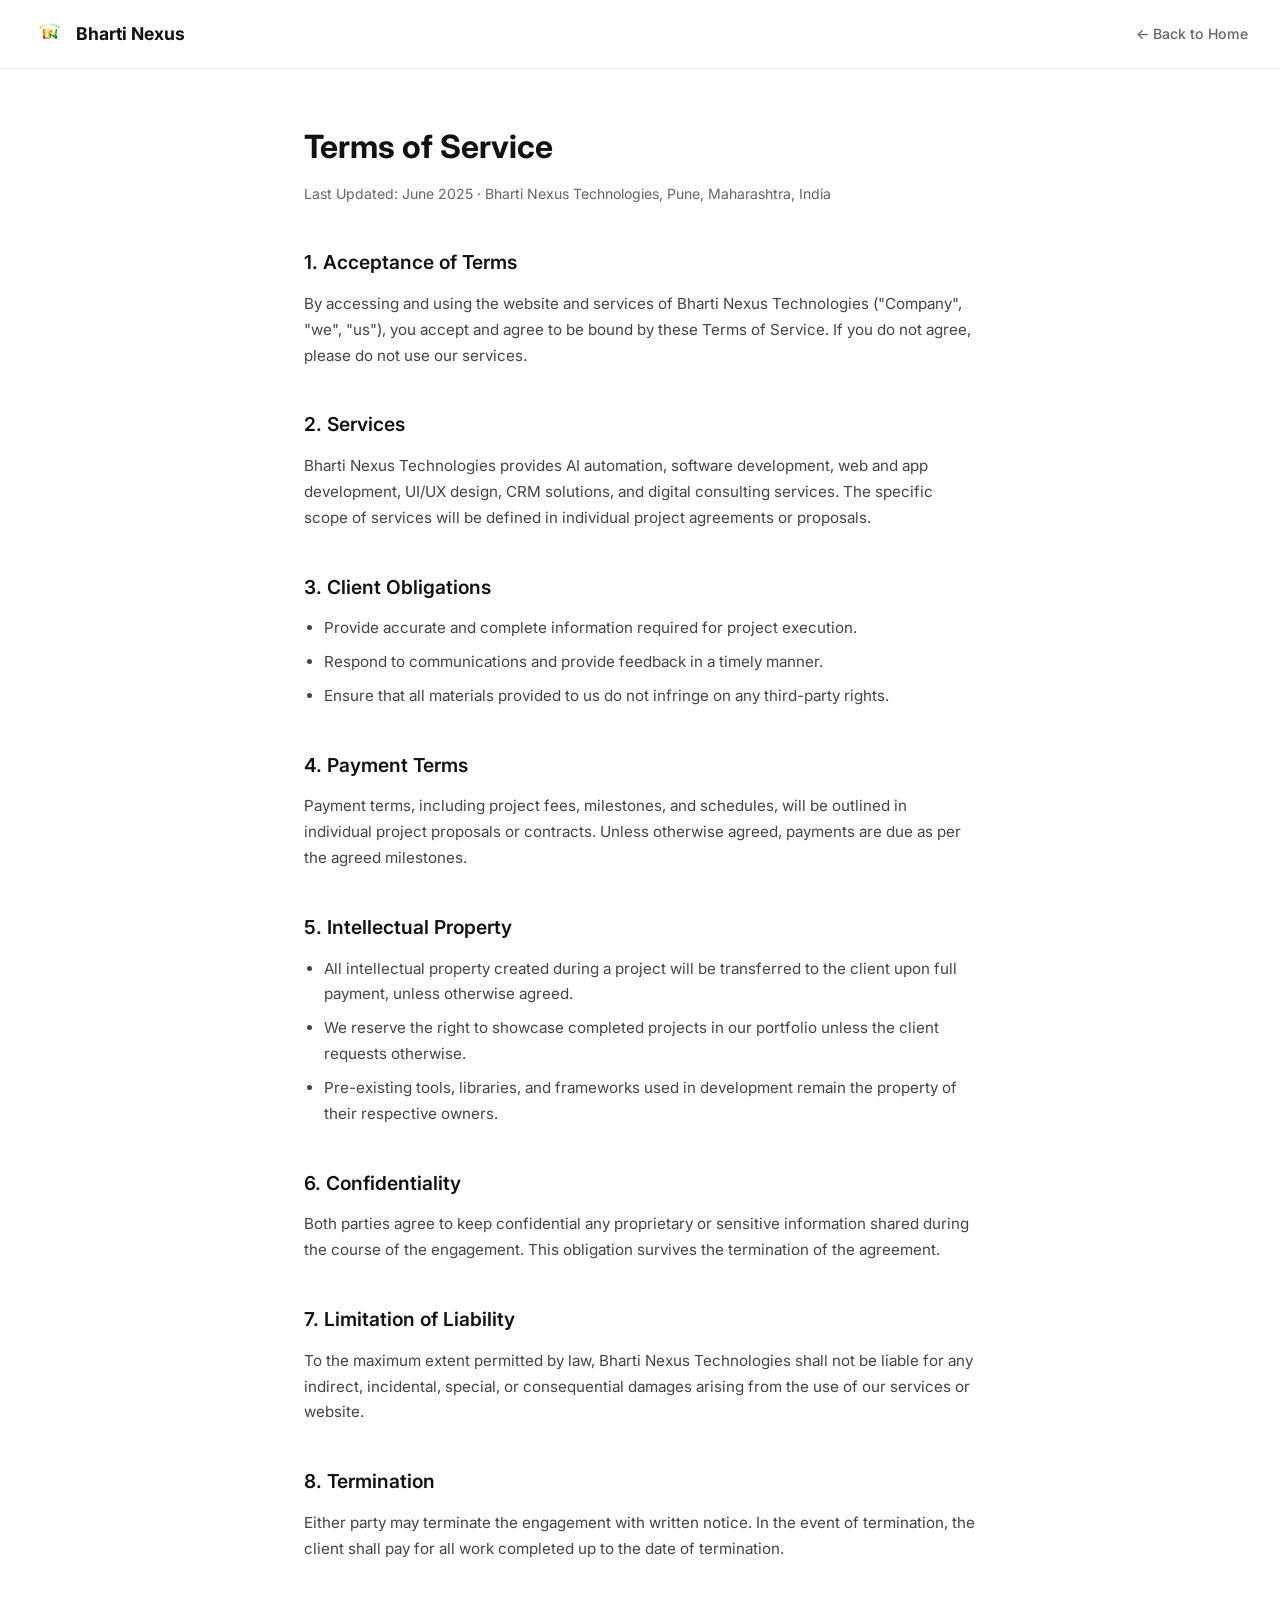
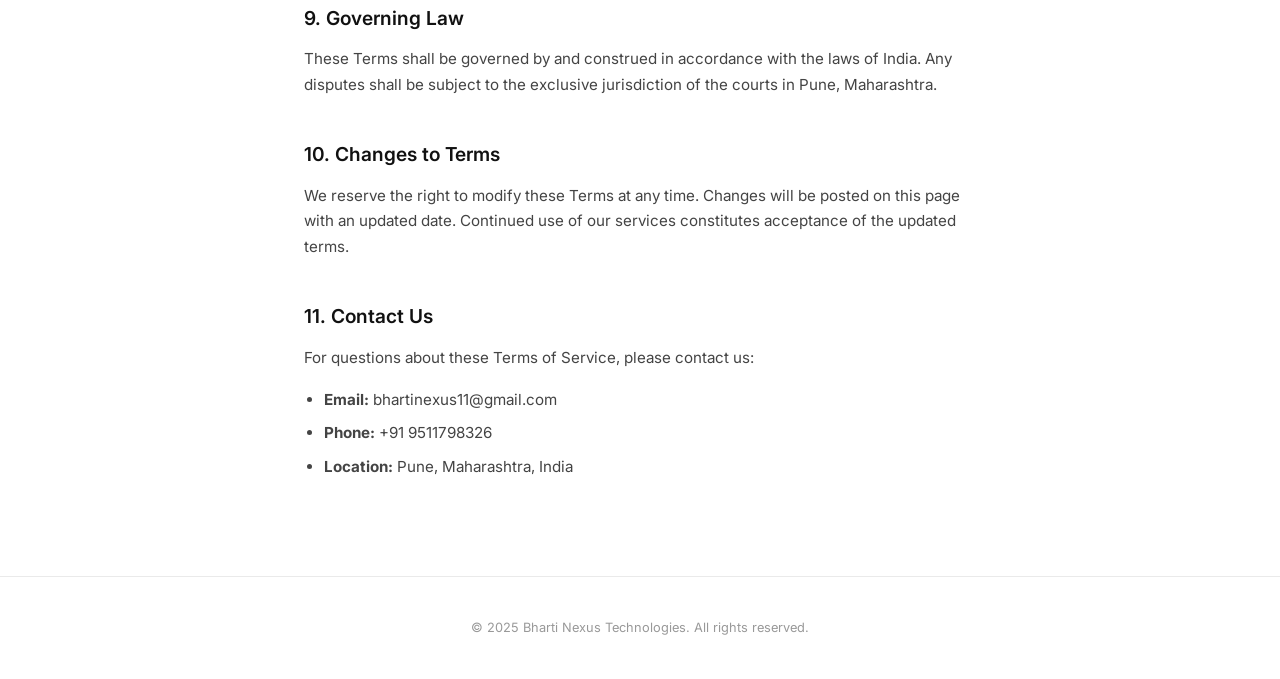
<file: terms-of-service.html>
<!DOCTYPE html>
<html lang="en">
<head>
  <link rel="preconnect" href="https://fonts.googleapis.com">
  <link rel="preconnect" href="https://fonts.gstatic.com" crossorigin>
  <link href="https://fonts.googleapis.com/css2?family=Inter:opsz,wght@14..32,300;14..32,400;14..32,500;14..32,600;14..32,700;14..32,800&display=swap" rel="stylesheet">
  <meta charset="UTF-8">
  <meta name="viewport" content="width=device-width, initial-scale=1.0">
  <title>Terms of Service | Bharti Nexus Technologies</title>
  <meta name="description" content="Terms of Service for Bharti Nexus Technologies - AI automation and software development services.">
  <style>
    * { box-sizing: border-box; margin: 0; padding: 0; }
    body {
      font-family: 'Inter', -apple-system, BlinkMacSystemFont, "Segoe UI", Roboto, sans-serif;
      color: #111; background: #fff; line-height: 1.7;
      -webkit-font-smoothing: antialiased;
    }
    .page-nav {
      position: fixed; top: 0; left: 0; right: 0; z-index: 100;
      background: rgba(255,255,255,0.92); backdrop-filter: blur(20px);
      border-bottom: 1px solid #eaeaea; padding: 16px 32px;
      display: flex; align-items: center; justify-content: space-between;
    }
    .page-nav a.logo {
      font-weight: 700; font-size: 1.1rem; color: #111; text-decoration: none;
      display: flex; align-items: center; gap: 8px;
    }
    .page-nav a.logo img { height: 36px; }
    .page-nav a.back { font-size: 0.88rem; font-weight: 500; color: #666; text-decoration: none; }
    .page-nav a.back:hover { color: #111; }
    .container { max-width: 720px; margin: 0 auto; padding: 120px 24px 80px; }
    h1 { font-size: 2rem; font-weight: 700; margin-bottom: 8px; }
    .meta { color: #666; font-size: 0.88rem; margin-bottom: 40px; }
    h2 { font-size: 1.2rem; font-weight: 600; margin-top: 40px; margin-bottom: 12px; }
    p, ul { margin-bottom: 16px; color: #444; font-size: 0.95rem; }
    ul { padding-left: 20px; }
    li { margin-bottom: 8px; }
    .footer-simple {
      text-align: center; padding: 40px 24px; border-top: 1px solid #eaeaea;
      font-size: 0.8rem; color: #999;
    }
  </style>
</head>
<body>
  <div class="page-nav">
    <a href="index.html" class="logo"><img src="logo2.png" alt="Logo">Bharti Nexus</a>
    <a href="index.html" class="back">← Back to Home</a>
  </div>

  <div class="container">
    <h1>Terms of Service</h1>
    <p class="meta">Last Updated: June 2025 · Bharti Nexus Technologies, Pune, Maharashtra, India</p>

    <h2>1. Acceptance of Terms</h2>
    <p>By accessing and using the website and services of Bharti Nexus Technologies ("Company", "we", "us"), you accept and agree to be bound by these Terms of Service. If you do not agree, please do not use our services.</p>

    <h2>2. Services</h2>
    <p>Bharti Nexus Technologies provides AI automation, software development, web and app development, UI/UX design, CRM solutions, and digital consulting services. The specific scope of services will be defined in individual project agreements or proposals.</p>

    <h2>3. Client Obligations</h2>
    <ul>
      <li>Provide accurate and complete information required for project execution.</li>
      <li>Respond to communications and provide feedback in a timely manner.</li>
      <li>Ensure that all materials provided to us do not infringe on any third-party rights.</li>
    </ul>

    <h2>4. Payment Terms</h2>
    <p>Payment terms, including project fees, milestones, and schedules, will be outlined in individual project proposals or contracts. Unless otherwise agreed, payments are due as per the agreed milestones.</p>

    <h2>5. Intellectual Property</h2>
    <ul>
      <li>All intellectual property created during a project will be transferred to the client upon full payment, unless otherwise agreed.</li>
      <li>We reserve the right to showcase completed projects in our portfolio unless the client requests otherwise.</li>
      <li>Pre-existing tools, libraries, and frameworks used in development remain the property of their respective owners.</li>
    </ul>

    <h2>6. Confidentiality</h2>
    <p>Both parties agree to keep confidential any proprietary or sensitive information shared during the course of the engagement. This obligation survives the termination of the agreement.</p>

    <h2>7. Limitation of Liability</h2>
    <p>To the maximum extent permitted by law, Bharti Nexus Technologies shall not be liable for any indirect, incidental, special, or consequential damages arising from the use of our services or website.</p>

    <h2>8. Termination</h2>
    <p>Either party may terminate the engagement with written notice. In the event of termination, the client shall pay for all work completed up to the date of termination.</p>

    <h2>9. Governing Law</h2>
    <p>These Terms shall be governed by and construed in accordance with the laws of India. Any disputes shall be subject to the exclusive jurisdiction of the courts in Pune, Maharashtra.</p>

    <h2>10. Changes to Terms</h2>
    <p>We reserve the right to modify these Terms at any time. Changes will be posted on this page with an updated date. Continued use of our services constitutes acceptance of the updated terms.</p>

    <h2>11. Contact Us</h2>
    <p>For questions about these Terms of Service, please contact us:</p>
    <ul>
      <li><strong>Email:</strong> bhartinexus11@gmail.com</li>
      <li><strong>Phone:</strong> +91 9511798326</li>
      <li><strong>Location:</strong> Pune, Maharashtra, India</li>
    </ul>
  </div>

  <div class="footer-simple">
    © 2025 Bharti Nexus Technologies. All rights reserved.
  </div>
</body>
</html>
</file>
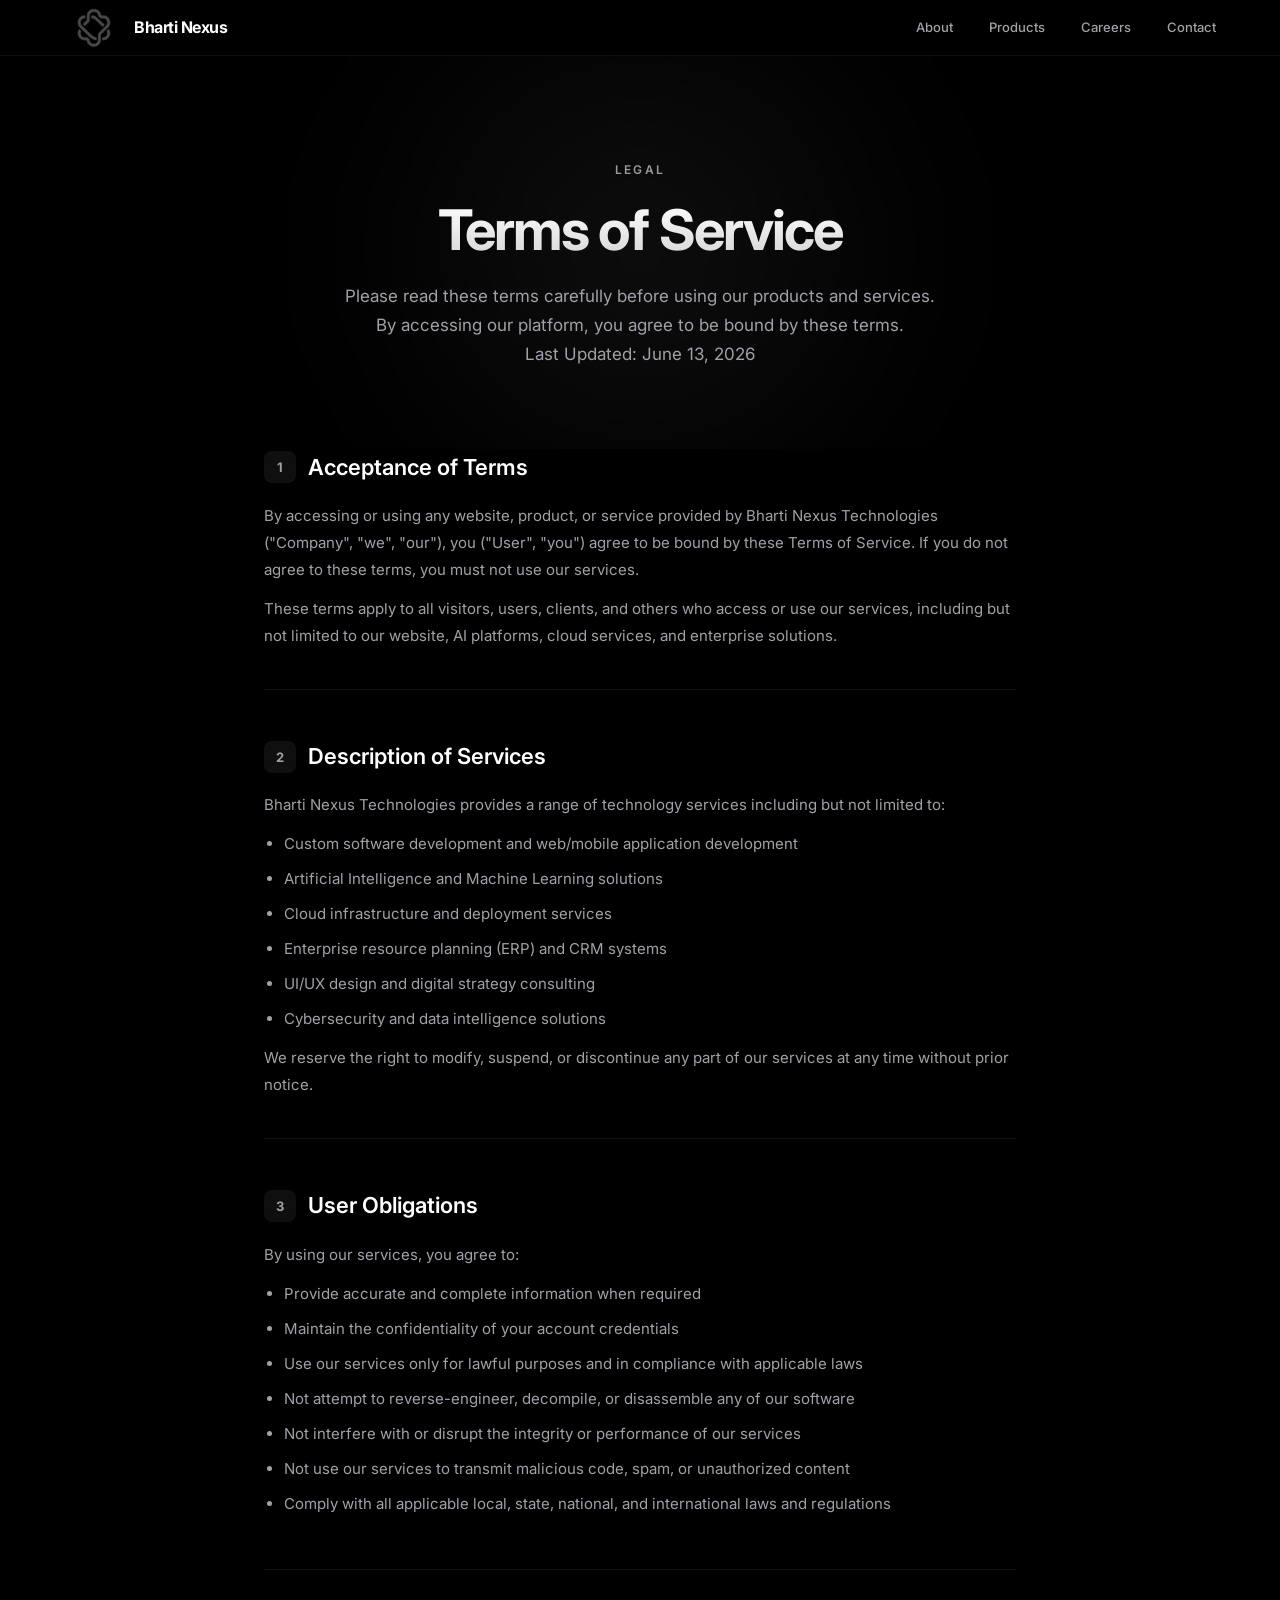
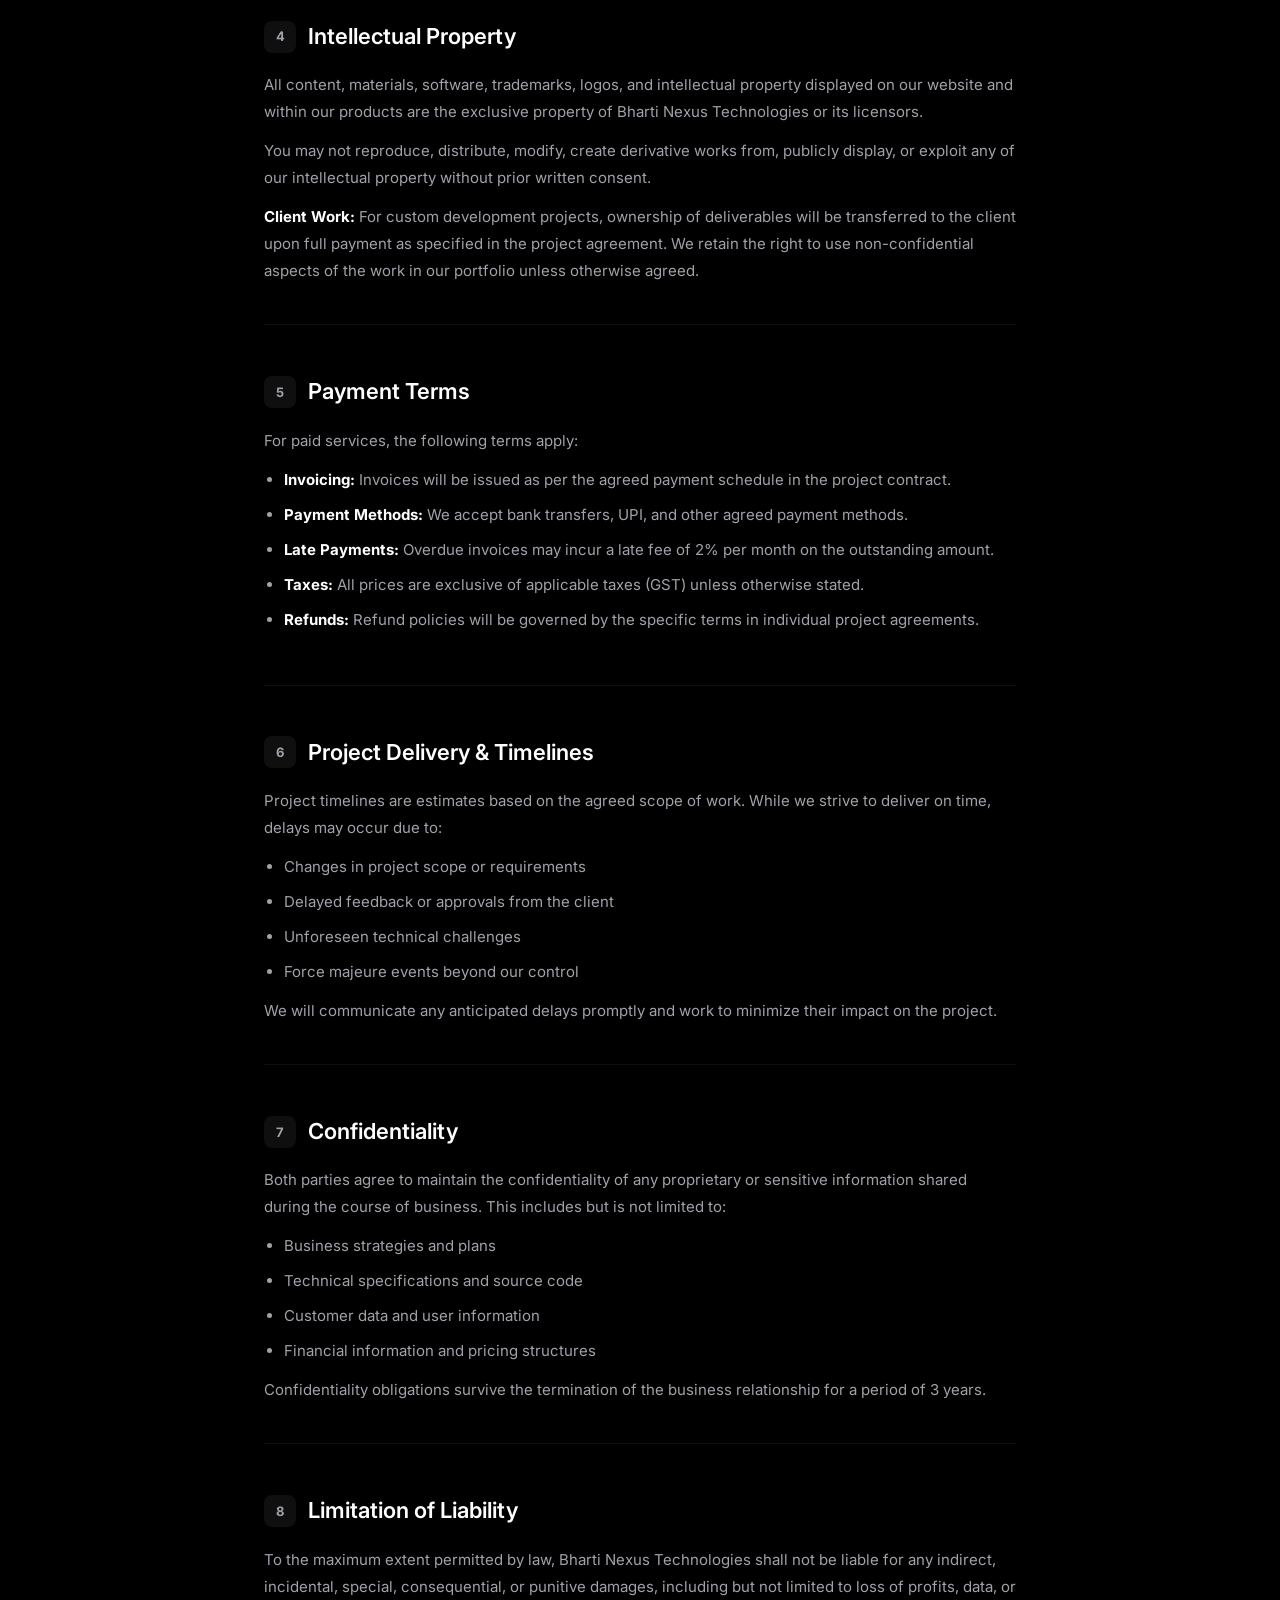
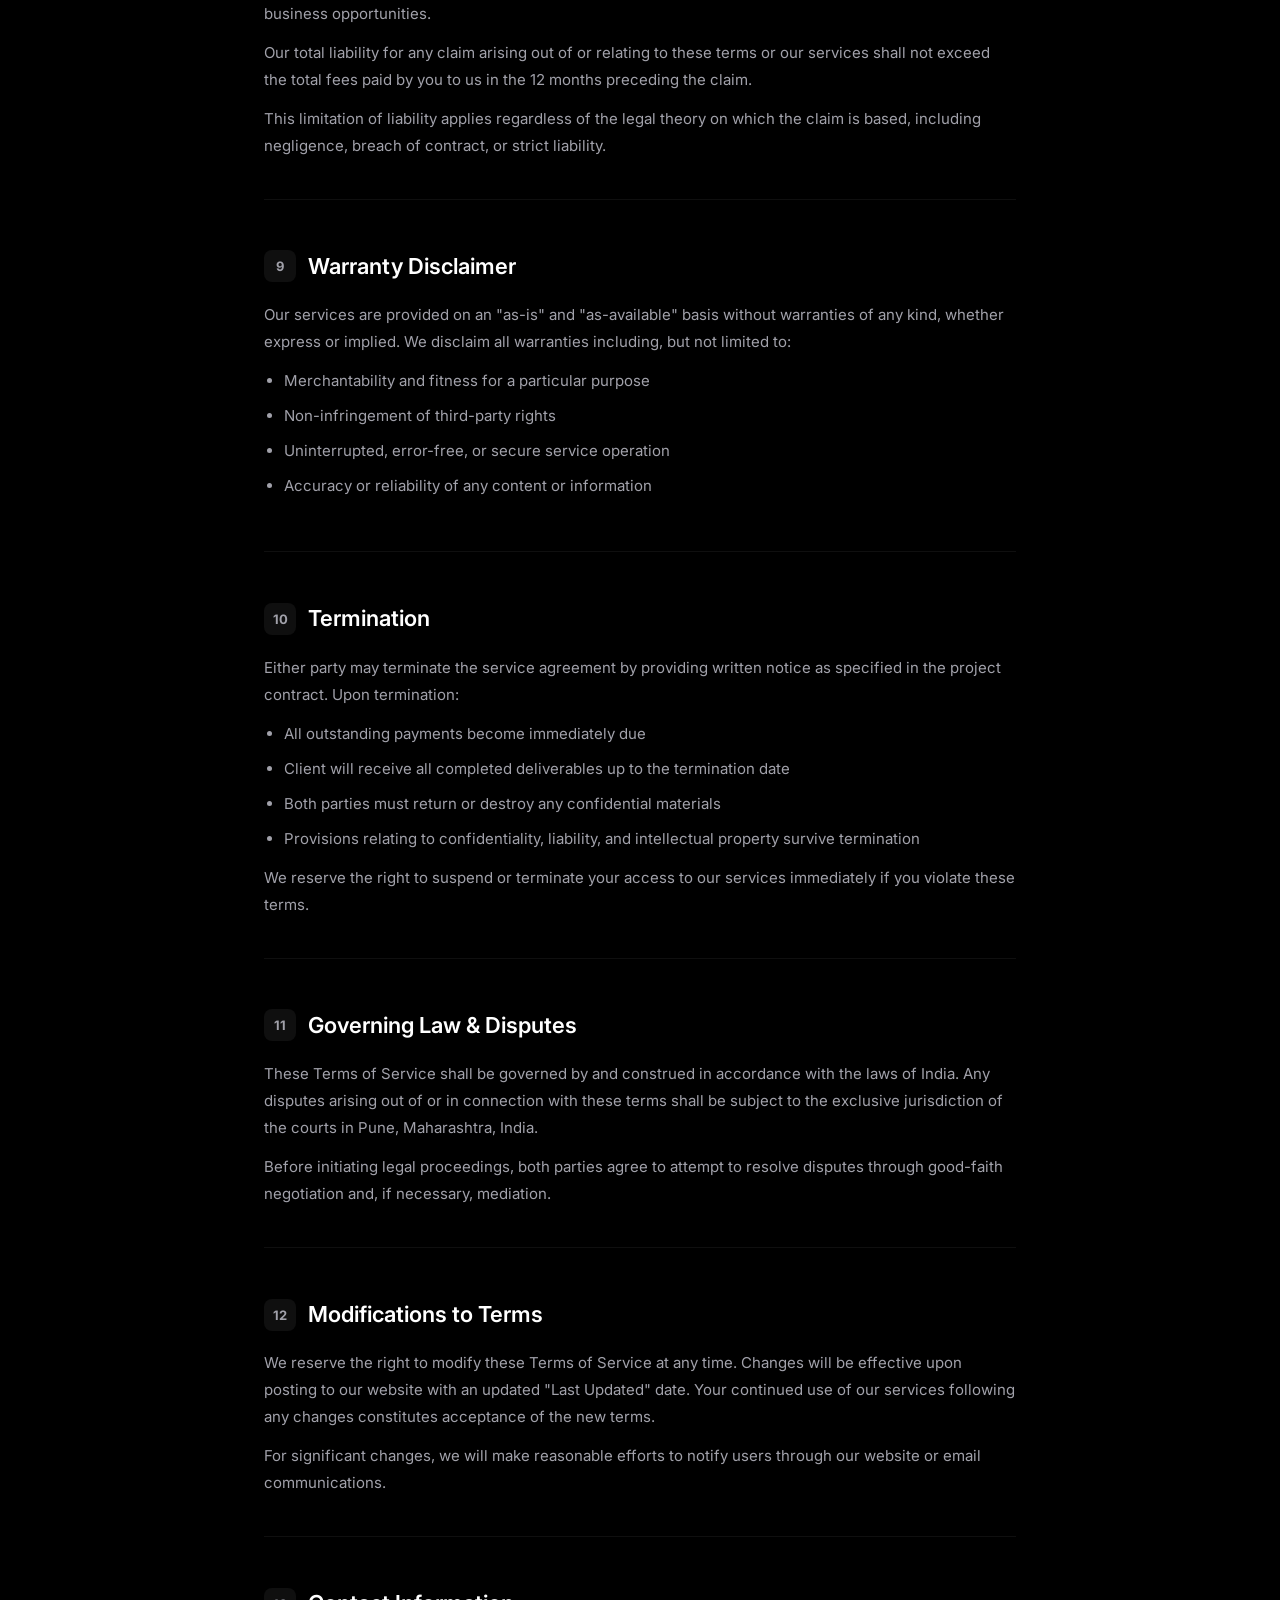
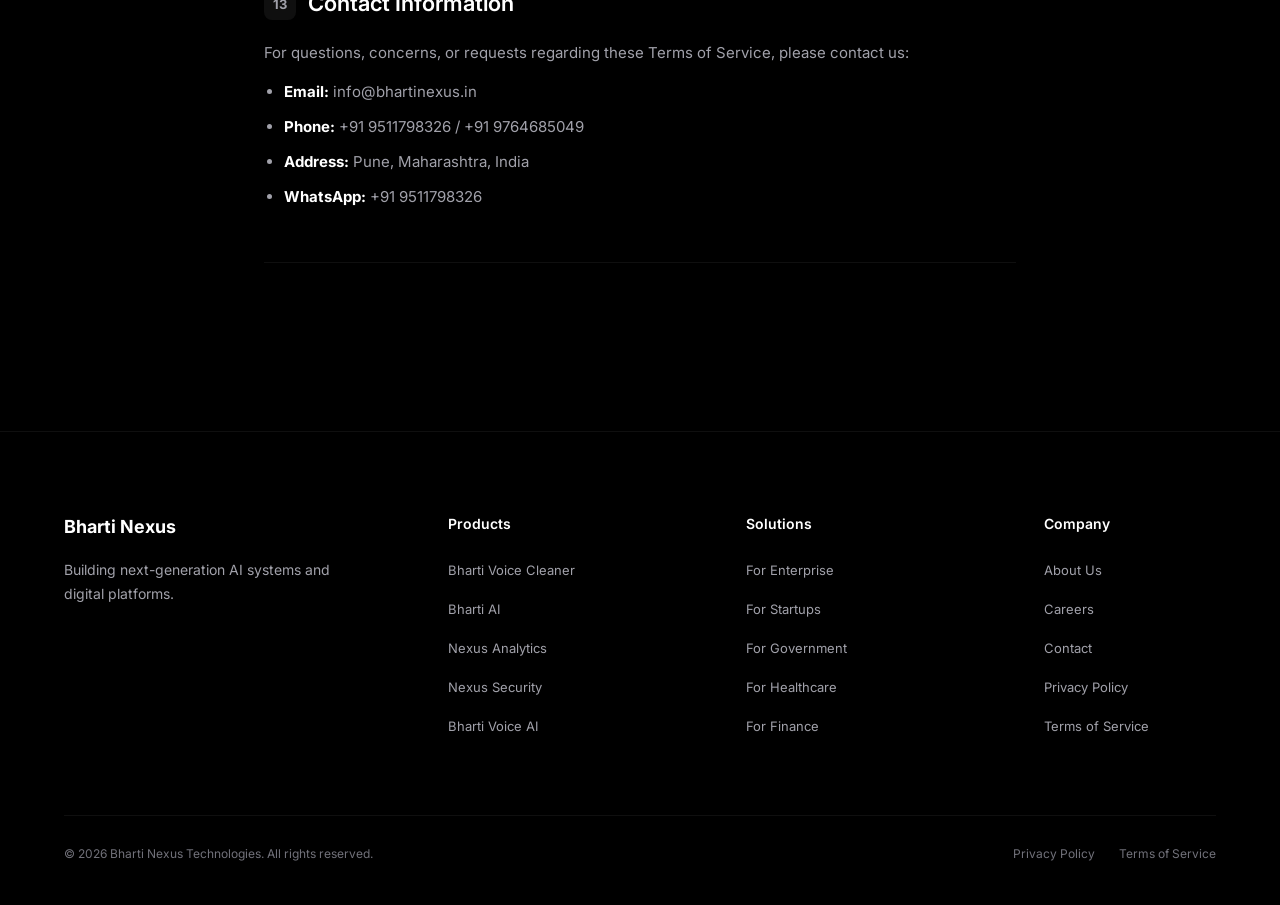
<file: terms.html>
<!DOCTYPE html>
<html lang="en">
<head>
  <meta charset="UTF-8">
  <meta name="viewport" content="width=device-width, initial-scale=1.0">
  <title>Terms of Service | Bharti Nexus Technologies</title>
  <meta name="description" content="Terms of Service for Bharti Nexus Technologies. Read our terms and conditions governing the use of our products and services.">

  <link rel="preconnect" href="https://fonts.googleapis.com">
  <link rel="preconnect" href="https://fonts.gstatic.com" crossorigin>
  <link href="https://fonts.googleapis.com/css2?family=Inter:wght@300;400;500;600;700;800&display=swap" rel="stylesheet">

  
  <link rel="stylesheet" href="assets/css/terms.css">
  <script src="http://localhost:5000/static/js/nexvora.js"></script>
  <script>
    window.Nexvora.init({
      clientKey: '4a49dcf3-ab3e-4690-90d3-33f3501750d4',
      endpoint: 'http://localhost:5000/api/ingest/error'
    });
  </script>
  <link rel="icon" href="assets/images/logo.png" type="image/png">
  <link rel="apple-touch-icon" href="assets/images/logo.png">
</head>
<body>

  
  <nav id="navbar">
    <div class="nav-container">
      <a href="index.html" class="nav-brand">
        <img src="assets/images/logo.png?v=3" alt="Bharti Nexus Logo" class="nav-logo">
        Bharti Nexus
      </a>
      <div class="nav-links">
        <a href="index.html#about">About</a>
        <a href="index.html#products">Products</a>

        <a href="index.html#careers">Careers</a>
        <a href="index.html#contact">Contact</a>
      </div>
      <button class="mobile-menu-btn" id="mobile-btn">
        <div class="hamburger-line"></div>
        <div class="hamburger-line"></div>
      </button>
    </div>
  </nav>

  
  <div class="mobile-menu" id="mobile-menu">
    <a href="index.html#about" class="mobile-link">About</a>
    <a href="index.html#products" class="mobile-link">Products</a>

    <a href="index.html#careers" class="mobile-link">Careers</a>
    <a href="index.html#contact" class="mobile-link">Contact</a>
  </div>

  
  <section class="page-hero">
    <div class="container">
      <p class="eyebrow fade-in">Legal</p>
      <h1 class="fade-in fade-in-delay-1">Terms of Service</h1>
      <p class="fade-in fade-in-delay-2">Please read these terms carefully before using our products and services. By accessing our platform, you agree to be bound by these terms.</p>
      <p class="last-updated fade-in fade-in-delay-3">Last Updated: June 13, 2026</p>
    </div>
  </section>

  
  <div class="legal-content">

    <div class="legal-section fade-in">
      <h2><span class="section-number">1</span> Acceptance of Terms</h2>
      <p>By accessing or using any website, product, or service provided by Bharti Nexus Technologies ("Company", "we", "our"), you ("User", "you") agree to be bound by these Terms of Service. If you do not agree to these terms, you must not use our services.</p>
      <p>These terms apply to all visitors, users, clients, and others who access or use our services, including but not limited to our website, AI platforms, cloud services, and enterprise solutions.</p>
    </div>

    <div class="legal-section fade-in">
      <h2><span class="section-number">2</span> Description of Services</h2>
      <p>Bharti Nexus Technologies provides a range of technology services including but not limited to:</p>
      <ul>
        <li>Custom software development and web/mobile application development</li>
        <li>Artificial Intelligence and Machine Learning solutions</li>
        <li>Cloud infrastructure and deployment services</li>
        <li>Enterprise resource planning (ERP) and CRM systems</li>
        <li>UI/UX design and digital strategy consulting</li>
        <li>Cybersecurity and data intelligence solutions</li>
      </ul>
      <p>We reserve the right to modify, suspend, or discontinue any part of our services at any time without prior notice.</p>
    </div>

    <div class="legal-section fade-in">
      <h2><span class="section-number">3</span> User Obligations</h2>
      <p>By using our services, you agree to:</p>
      <ul>
        <li>Provide accurate and complete information when required</li>
        <li>Maintain the confidentiality of your account credentials</li>
        <li>Use our services only for lawful purposes and in compliance with applicable laws</li>
        <li>Not attempt to reverse-engineer, decompile, or disassemble any of our software</li>
        <li>Not interfere with or disrupt the integrity or performance of our services</li>
        <li>Not use our services to transmit malicious code, spam, or unauthorized content</li>
        <li>Comply with all applicable local, state, national, and international laws and regulations</li>
      </ul>
    </div>

    <div class="legal-section fade-in">
      <h2><span class="section-number">4</span> Intellectual Property</h2>
      <p>All content, materials, software, trademarks, logos, and intellectual property displayed on our website and within our products are the exclusive property of Bharti Nexus Technologies or its licensors.</p>
      <p>You may not reproduce, distribute, modify, create derivative works from, publicly display, or exploit any of our intellectual property without prior written consent.</p>
      <p><strong>Client Work:</strong> For custom development projects, ownership of deliverables will be transferred to the client upon full payment as specified in the project agreement. We retain the right to use non-confidential aspects of the work in our portfolio unless otherwise agreed.</p>
    </div>

    <div class="legal-section fade-in">
      <h2><span class="section-number">5</span> Payment Terms</h2>
      <p>For paid services, the following terms apply:</p>
      <ul>
        <li><strong>Invoicing:</strong> Invoices will be issued as per the agreed payment schedule in the project contract.</li>
        <li><strong>Payment Methods:</strong> We accept bank transfers, UPI, and other agreed payment methods.</li>
        <li><strong>Late Payments:</strong> Overdue invoices may incur a late fee of 2% per month on the outstanding amount.</li>
        <li><strong>Taxes:</strong> All prices are exclusive of applicable taxes (GST) unless otherwise stated.</li>
        <li><strong>Refunds:</strong> Refund policies will be governed by the specific terms in individual project agreements.</li>
      </ul>
    </div>

    <div class="legal-section fade-in">
      <h2><span class="section-number">6</span> Project Delivery & Timelines</h2>
      <p>Project timelines are estimates based on the agreed scope of work. While we strive to deliver on time, delays may occur due to:</p>
      <ul>
        <li>Changes in project scope or requirements</li>
        <li>Delayed feedback or approvals from the client</li>
        <li>Unforeseen technical challenges</li>
        <li>Force majeure events beyond our control</li>
      </ul>
      <p>We will communicate any anticipated delays promptly and work to minimize their impact on the project.</p>
    </div>

    <div class="legal-section fade-in">
      <h2><span class="section-number">7</span> Confidentiality</h2>
      <p>Both parties agree to maintain the confidentiality of any proprietary or sensitive information shared during the course of business. This includes but is not limited to:</p>
      <ul>
        <li>Business strategies and plans</li>
        <li>Technical specifications and source code</li>
        <li>Customer data and user information</li>
        <li>Financial information and pricing structures</li>
      </ul>
      <p>Confidentiality obligations survive the termination of the business relationship for a period of 3 years.</p>
    </div>

    <div class="legal-section fade-in">
      <h2><span class="section-number">8</span> Limitation of Liability</h2>
      <p>To the maximum extent permitted by law, Bharti Nexus Technologies shall not be liable for any indirect, incidental, special, consequential, or punitive damages, including but not limited to loss of profits, data, or business opportunities.</p>
      <p>Our total liability for any claim arising out of or relating to these terms or our services shall not exceed the total fees paid by you to us in the 12 months preceding the claim.</p>
      <p>This limitation of liability applies regardless of the legal theory on which the claim is based, including negligence, breach of contract, or strict liability.</p>
    </div>

    <div class="legal-section fade-in">
      <h2><span class="section-number">9</span> Warranty Disclaimer</h2>
      <p>Our services are provided on an "as-is" and "as-available" basis without warranties of any kind, whether express or implied. We disclaim all warranties including, but not limited to:</p>
      <ul>
        <li>Merchantability and fitness for a particular purpose</li>
        <li>Non-infringement of third-party rights</li>
        <li>Uninterrupted, error-free, or secure service operation</li>
        <li>Accuracy or reliability of any content or information</li>
      </ul>
    </div>

    <div class="legal-section fade-in">
      <h2><span class="section-number">10</span> Termination</h2>
      <p>Either party may terminate the service agreement by providing written notice as specified in the project contract. Upon termination:</p>
      <ul>
        <li>All outstanding payments become immediately due</li>
        <li>Client will receive all completed deliverables up to the termination date</li>
        <li>Both parties must return or destroy any confidential materials</li>
        <li>Provisions relating to confidentiality, liability, and intellectual property survive termination</li>
      </ul>
      <p>We reserve the right to suspend or terminate your access to our services immediately if you violate these terms.</p>
    </div>

    <div class="legal-section fade-in">
      <h2><span class="section-number">11</span> Governing Law & Disputes</h2>
      <p>These Terms of Service shall be governed by and construed in accordance with the laws of India. Any disputes arising out of or in connection with these terms shall be subject to the exclusive jurisdiction of the courts in Pune, Maharashtra, India.</p>
      <p>Before initiating legal proceedings, both parties agree to attempt to resolve disputes through good-faith negotiation and, if necessary, mediation.</p>
    </div>

    <div class="legal-section fade-in">
      <h2><span class="section-number">12</span> Modifications to Terms</h2>
      <p>We reserve the right to modify these Terms of Service at any time. Changes will be effective upon posting to our website with an updated "Last Updated" date. Your continued use of our services following any changes constitutes acceptance of the new terms.</p>
      <p>For significant changes, we will make reasonable efforts to notify users through our website or email communications.</p>
    </div>

    <div class="legal-section fade-in">
      <h2><span class="section-number">13</span> Contact Information</h2>
      <p>For questions, concerns, or requests regarding these Terms of Service, please contact us:</p>
      <ul>
        <li><strong>Email:</strong> info@bhartinexus.in</li>
        <li><strong>Phone:</strong> +91 9511798326 / +91 9764685049</li>
        <li><strong>Address:</strong> Pune, Maharashtra, India</li>
        <li><strong>WhatsApp:</strong> +91 9511798326</li>
      </ul>
    </div>

  </div>

  
  <footer id="footer">
    <div class="container">
      <div class="footer-grid">
        <div class="footer-brand">
          <span class="logo">Bharti Nexus</span>
          <p class="footer-tagline">Building next-generation AI systems and digital platforms.</p>

        </div>
        <div class="footer-col">
          <h4 class="footer-col-title">Products</h4>
          <ul class="footer-links">
            <li><a href="index.html#products">Bharti Voice Cleaner</a></li>
            <li><a href="index.html#products">Bharti AI</a></li>
            <li><a href="index.html#products">Nexus Analytics</a></li>
            <li><a href="index.html#products">Nexus Security</a></li>
            <li><a href="index.html#products">Bharti Voice AI</a></li>
          </ul>
        </div>
        <div class="footer-col">
          <h4 class="footer-col-title">Solutions</h4>
          <ul class="footer-links">
            <li><a href="index.html#capabilities">For Enterprise</a></li>
            <li><a href="index.html#capabilities">For Startups</a></li>
            <li><a href="index.html#capabilities">For Government</a></li>
            <li><a href="index.html#capabilities">For Healthcare</a></li>
            <li><a href="index.html#capabilities">For Finance</a></li>
          </ul>
        </div>
        <div class="footer-col">
          <h4 class="footer-col-title">Company</h4>
          <ul class="footer-links">
            <li><a href="index.html#about">About Us</a></li>
            <li><a href="index.html#careers">Careers</a></li>
            <li><a href="index.html#contact">Contact</a></li>
            <li><a href="privacy.html">Privacy Policy</a></li>
            <li><a href="terms.html">Terms of Service</a></li>
          </ul>
        </div>
      </div>
      <div class="footer-bottom">
        <div>© 2026 Bharti Nexus Technologies. All rights reserved.</div>
        <div class="footer-bottom-links">
          <a href="privacy.html">Privacy Policy</a>
          <a href="terms.html">Terms of Service</a>
        </div>

      </div>
    </div>
  </footer>

  
</body>
</html>
</file>
<file: assets/css/index.css>
* { margin: 0; padding: 0; box-sizing: border-box; }
    html { 
      scroll-behavior: smooth; 
    }
    body {
      background-color: #000000;
      color: #FFFFFF;
      font-family: 'Inter', -apple-system, BlinkMacSystemFont, sans-serif;
      overflow-x: hidden;
      line-height: 1.7;
      font-size: 16px;
      -webkit-font-smoothing: antialiased;
      -moz-osx-font-smoothing: grayscale;
    }

    
    :root {
      --accent: #ffffff;
      --accent-dim: rgba(255, 255, 255, 0.08);
      --accent-glow: rgba(255, 255, 255, 0.15);
      --surface-1: rgba(255,255,255,0.02);
      --surface-2: rgba(255,255,255,0.04);
      --surface-3: rgba(255,255,255,0.06);
      --border-1: rgba(255,255,255,0.06);
      --border-2: rgba(255,255,255,0.1);
      --border-3: rgba(255,255,255,0.18);
      --text-primary: #ffffff;
      --text-secondary: #a1a1aa;
      --text-tertiary: #71717a;
      --radius-sm: 8px;
      --radius-md: 12px;
      --radius-lg: 16px;
      --radius-xl: 24px;
      --transition-fast: 0.2s cubic-bezier(0.4, 0, 0.2, 1);
      --transition-smooth: 0.4s cubic-bezier(0.4, 0, 0.2, 1);
      --transition-spring: 0.5s cubic-bezier(0.175, 0.885, 0.32, 1.275);
    }

    
    .container {
      max-width: 1200px;
      margin: 0 auto;
      padding: 0 24px;
    }
    section {
      padding: 40px 0;
      position: relative;
    }
    @media (max-width: 768px) {
      section { padding: 30px 0; }
    }

    /* Section scroll-triggered animations */
    @keyframes snapFadeZoom {
      from { opacity: 0; transform: scale(0.92); }
      to { opacity: 1; transform: scale(1); }
    }
    @keyframes snapSlideLeft {
      from { opacity: 0; transform: translateX(-60px); }
      to { opacity: 1; transform: translateX(0); }
    }
    @keyframes snapSlideUp {
      from { opacity: 0; transform: translateY(50px); }
      to { opacity: 1; transform: translateY(0); }
    }
    @keyframes snapStagger {
      from { opacity: 0; transform: translateY(30px) scale(0.95); }
      to { opacity: 1; transform: translateY(0) scale(1); }
    }

    section .container {
      opacity: 0;
      transition: opacity 0.1s;
    }
    section.snap-visible .container {
      opacity: 1;
    }

    /* Hero: fade + zoom */
    #hero.snap-visible .hero-content {
      animation: snapFadeZoom 0.8s cubic-bezier(0.16, 1, 0.3, 1) forwards;
    }

    /* About: slide from left */
    #about.snap-visible .container {
      animation: snapSlideLeft 0.8s cubic-bezier(0.16, 1, 0.3, 1) forwards;
    }

    /* Products: stagger cards */
    #products.snap-visible .product-row {
      animation: snapStagger 0.7s cubic-bezier(0.16, 1, 0.3, 1) forwards;
    }
    #products.snap-visible .product-row:nth-child(2) { animation-delay: 0.1s; }
    #products.snap-visible .product-row:nth-child(3) { animation-delay: 0.2s; }
    #products.snap-visible .product-row:nth-child(4) { animation-delay: 0.3s; }
    #products.snap-visible .product-row:nth-child(5) { animation-delay: 0.4s; }

    /* Domains: slide up */
    #domains.snap-visible .container {
      animation: snapSlideUp 0.8s cubic-bezier(0.16, 1, 0.3, 1) forwards;
    }

    /* Leadership: scale up */
    #leadership.snap-visible .container {
      animation: snapFadeZoom 0.8s cubic-bezier(0.16, 1, 0.3, 1) forwards;
    }

    /* Contact: fade up */
    #contact.snap-visible .container {
      animation: snapSlideUp 0.8s cubic-bezier(0.16, 1, 0.3, 1) forwards;
    }

    /* Careers: fade up */
    #careers.snap-visible .container {
      animation: snapSlideUp 0.7s cubic-bezier(0.16, 1, 0.3, 1) forwards;
    }

    /* Stats: fade zoom */
    #stats.snap-visible .container {
      animation: snapFadeZoom 0.7s cubic-bezier(0.16, 1, 0.3, 1) forwards;
    }



    
    .eyebrow {
      font-size: 12px;
      font-weight: 600;
      letter-spacing: 0.2em;
      text-transform: uppercase;
      color: #999999;
      margin-bottom: 20px;
      text-align: center;
    }
    .section-headline {
      font-size: clamp(36px, 5vw, 56px);
      font-weight: 700;
      letter-spacing: -0.035em;
      line-height: 1.1;
      text-align: center;
      margin-bottom: 20px;
      color: var(--text-primary);
    }
    .section-subtext {
      font-size: 17px;
      color: var(--text-secondary);
      text-align: center;
      max-width: 600px;
      margin: 0 auto 32px auto;
      line-height: 1.7;
    }

    
    .reveal {
      opacity: 0;
      transform: translateY(40px);
      transition: opacity 0.8s cubic-bezier(0.16, 1, 0.3, 1), 
                  transform 0.8s cubic-bezier(0.16, 1, 0.3, 1);
    }
    .reveal.visible {
      opacity: 1;
      transform: translateY(0);
    }
    .reveal-scale {
      opacity: 0;
      transform: scale(0.95) translateY(20px);
      transition: opacity 0.8s cubic-bezier(0.16, 1, 0.3, 1), 
                  transform 0.8s cubic-bezier(0.16, 1, 0.3, 1);
    }
    .reveal-scale.visible {
      opacity: 1;
      transform: scale(1) translateY(0);
    }

    
    .loader-container {
      position: fixed;
      top: 0; left: 0;
      width: 100%; height: 100%;
      background-color: #000;
      z-index: 9999;
      display: flex;
      flex-direction: column;
      justify-content: center;
      align-items: center;
      transition: opacity 0.6s ease-out, visibility 0.6s ease-out;
    }
    .loader-container.hidden {
      opacity: 0;
      visibility: hidden;
    }
    .loader-glow {
      position: absolute;
      width: 300px; height: 300px;
      background: radial-gradient(circle, var(--accent-glow) 0%, transparent 70%);
      border-radius: 50%;
      filter: blur(60px);
      opacity: 0;
      animation: loaderGlowPulse 2s ease-in-out infinite, loaderFadeIn 0.6s ease-out forwards;
    }
    .loader-logo {
      font-size: clamp(24px, 5vw, 40px);
      font-weight: 800;
      letter-spacing: -0.05em;
      color: #fff;
      margin-bottom: 12px;
      opacity: 0;
      animation: loaderFadeIn 0.6s ease-out 0.1s forwards;
      position: relative;
      z-index: 1;
      text-align: center;
      padding: 0 20px;
    }
    .loader-text {
      font-size: 13px;
      color: var(--text-tertiary);
      letter-spacing: 0.25em;
      text-transform: uppercase;
      opacity: 0;
      animation: loaderFadeIn 0.6s ease-out 0.3s forwards;
      position: relative;
      z-index: 1;
    }
    @keyframes loaderFadeIn {
      0% { opacity: 0; transform: translateY(10px); }
      100% { opacity: 1; transform: translateY(0); }
    }
    @keyframes loaderGlowPulse {
      0%, 100% { transform: scale(1); opacity: 0.4; }
      50% { transform: scale(1.2); opacity: 0.7; }
    }

    
    #particle-canvas {
      position: fixed;
      top: 0; left: 0;
      width: 100%; height: 100%;
      z-index: 0;
      pointer-events: none;
    }

    
    #navbar {
      position: fixed;
      top: 0; left: 0;
      width: 100%;
      height: 56px;
      z-index: 1000;
      background: rgba(0,0,0,0.6);
      backdrop-filter: saturate(180%) blur(20px);
      -webkit-backdrop-filter: saturate(180%) blur(20px);
      border-bottom: 1px solid transparent;
      transition: background var(--transition-fast), border-color var(--transition-fast);
    }
    #navbar.scrolled {
      background: rgba(0,0,0,0.85);
      border-bottom-color: var(--border-1);
    }
    .nav-container {
      display: flex;
      justify-content: space-between;
      align-items: center;
      max-width: 1200px;
      height: 100%;
      margin: 0 auto;
      padding: 0 24px;
    }
    .nav-brand {
      display: flex;
      align-items: center;
      gap: 10px;
      font-size: 16px;
      font-weight: 700;
      color: #fff;
      text-decoration: none;
      letter-spacing: -0.03em;
    }
    .nav-logo {
      height: 60px;
      width: auto;
      object-fit: contain;
      flex-shrink: 0;
      display: block;
      filter: invert(1);
      mix-blend-mode: screen;
    }
    .nav-links {
      display: flex;
      align-items: center;
      gap: 36px;
    }
    .nav-links a {
      color: var(--text-secondary);
      text-decoration: none;
      font-size: 13px;
      font-weight: 500;
      transition: color var(--transition-fast);
    }
    .nav-links a:hover { color: #fff; }

    
    .mobile-menu-btn {
      display: none;
      background: none;
      border: none;
      cursor: pointer;
      z-index: 1001;
      padding: 8px;
    }
    .hamburger-line {
      width: 20px;
      height: 1.5px;
      background: #fff;
      margin: 5px 0;
      transition: all 0.3s ease;
      border-radius: 2px;
    }
    .mobile-menu {
      position: fixed;
      inset: 0;
      background: rgba(0,0,0,0.98);
      z-index: 999;
      display: flex;
      flex-direction: column;
      justify-content: center;
      align-items: center;
      gap: 32px;
      opacity: 0;
      pointer-events: none;
      transition: opacity 0.4s ease;
    }
    .mobile-menu.open {
      opacity: 1;
      pointer-events: all;
    }
    .mobile-menu a {
      color: #fff;
      text-decoration: none;
      font-size: 28px;
      font-weight: 600;
      letter-spacing: -0.02em;
    }
    @media (max-width: 768px) {
      .nav-links { display: none; }
      .mobile-menu-btn { display: block; }
    }

    
    #hero {
      min-height: 100vh;
      display: flex;
      flex-direction: column;
      justify-content: center;
      align-items: center;
      position: relative;
      padding-top: 56px;
      overflow: hidden;
      background: url('../images/hero-bg.png?v=3') center/cover no-repeat !important;
      background-size: cover !important;
      background-position: center !important;
      background-attachment: fixed !important;
    }
    #hero::before {
      content: '';
      position: absolute;
      inset: 0;
      background: rgba(0, 0, 0, 0.85) !important;
      z-index: 0;
    }
    .hero-glow {
      position: absolute;
      top: 25%;
      left: 50%;
      transform: translate(-50%, -50%);
      width: 700px;
      height: 700px;
      max-width: 100%;
      background: radial-gradient(circle, rgba(255,255,255,0.08) 0%, rgba(255,255,255,0.03) 40%, transparent 70%);
      z-index: 0;
      pointer-events: none;
      filter: blur(40px);
    }
    .hero-content {
      display: flex;
      flex-direction: column;
      align-items: center;
      justify-content: center;
      text-align: center;
      padding: 0 24px;
      margin-bottom: 60px;
      position: relative;
      z-index: 1;
    }
    .hero-eyebrow {
      font-size: 13px;
      font-weight: 500;
      letter-spacing: 0.2em;
      color: rgba(255,255,255,0.5);
      text-transform: uppercase;
      margin-bottom: 28px;
      opacity: 0;
      animation: heroFadeUp 0.8s ease-out 0.4s forwards;
    }
    .hero-headline {
      font-size: clamp(44px, 8vw, 96px);
      font-weight: 800;
      letter-spacing: -0.04em;
      line-height: 1.0;
      margin: 0 0 28px;
      max-width: 1200px;
      opacity: 0;
      animation: heroFadeUp 0.8s ease-out 0.5s forwards;
    }
    .text-gradient {
      background: linear-gradient(180deg, #ffffff 0%, #d4d4d8 100%);
      -webkit-background-clip: text;
      -webkit-text-fill-color: transparent;
    }
    .text-accent {
      background: linear-gradient(180deg, #ffffff 0%, #e6e6e6 50%, #999999 100%);
      -webkit-background-clip: text;
      -webkit-text-fill-color: transparent;
      filter: drop-shadow(0 0 8px rgba(255, 255, 255, 0.25));
    }
    .hero-subline {
      font-size: clamp(16px, 2vw, 20px);
      color: var(--text-secondary);
      max-width: 900px;
      line-height: 1.7;
      margin: 0 0 48px;
      opacity: 0;
      animation: heroFadeUp 0.8s ease-out 0.6s forwards;
    }
    .hero-buttons {
      display: flex;
      gap: 16px;
      flex-wrap: wrap;
      justify-content: center;
      opacity: 0;
      animation: heroFadeUp 0.8s ease-out 0.7s forwards;
    }
    @keyframes heroFadeUp {
      0% { opacity: 0; transform: translateY(20px); }
      100% { opacity: 1; transform: translateY(0); }
    }

    
    .btn-primary {
      padding: 14px 32px;
      background: #fff;
      color: #000;
      font-size: 14px;
      font-weight: 600;
      border-radius: 980px;
      text-decoration: none;
      letter-spacing: -0.01em;
      transition: all var(--transition-fast);
    }
    .btn-primary:hover {
      opacity: 0.9;
      transform: translateY(-1px);
    }
    .btn-secondary {
      padding: 14px 32px;
      background: transparent;
      color: #fff;
      font-size: 14px;
      font-weight: 500;
      border-radius: 980px;
      text-decoration: none;
      border: 1px solid var(--border-2);
      letter-spacing: -0.01em;
      transition: all var(--transition-fast);
    }
    .btn-secondary:hover {
      background: var(--surface-2);
      border-color: var(--border-3);
      transform: translateY(-1px);
    }
    @media (max-width: 768px) {
      .hero-buttons { flex-direction: column; width: 100%; max-width: 300px; }
      .btn-primary, .btn-secondary { width: 100%; text-align: center; }
    }

    
    .hero-video-wrapper {
      position: relative;
      width: 80%;
      max-width: 1000px;
      aspect-ratio: 16 / 9;
      margin: 0 auto;
      border-radius: var(--radius-xl);
      overflow: hidden;
      background: #0a0a0a;
      box-shadow: 0 25px 80px rgba(0,0,0,0.6), 0 0 0 1px var(--border-1);
      z-index: 1;
      opacity: 0;
      animation: heroFadeUp 1s ease-out 0.8s forwards;
    }
    @media (max-width: 768px) {
      .hero-video-wrapper {
        width: 92%;
        border-radius: var(--radius-lg);
      }
    }
    .hero-video {
      width: 100%; height: 100%;
      position: absolute;
      top: 0; left: 0;
      object-fit: fill;
    }

    
    #stats {
      padding: 60px 0;
      border-bottom: 1px solid var(--border-1);
      position: relative;
      z-index: 1;
    }
    .stats-grid {
      display: grid;
      grid-template-columns: repeat(4, 1fr);
      gap: 24px;
    }
    .stat-item {
      text-align: center;
      position: relative;
    }
    .stat-item:not(:last-child)::after {
      content: '';
      position: absolute;
      right: 0;
      top: 20%;
      height: 60%;
      width: 1px;
      background: var(--border-1);
    }
    .stat-value {
      display: flex;
      justify-content: center;
      align-items: baseline;
      gap: 2px;
      margin-bottom: 8px;
    }
    .stat-number {
      font-size: 48px;
      font-weight: 700;
      color: #fff;
      font-variant-numeric: tabular-nums;
      line-height: 1.1;
    }
    .stat-suffix {
      font-size: 24px;
      font-weight: 700;
      color: var(--text-secondary);
    }
    .stat-label {
      font-size: 11px;
      font-weight: 600;
      color: var(--text-tertiary);
      letter-spacing: 0.12em;
      text-transform: uppercase;
    }
    @media (max-width: 768px) {
      .stats-grid { grid-template-columns: repeat(2, 1fr); gap: 40px 24px; }
      .stat-item:not(:last-child)::after { display: none; }
      .stat-number { font-size: 36px; }
    }

    
    .domains-wrapper {
      display: flex;
      flex-wrap: wrap;
      justify-content: center;
      gap: 12px;
      max-width: 900px;
      margin: 0 auto;
    }
    .domain-pill {
      background: var(--surface-1);
      border: 1px solid var(--border-1);
      border-radius: 980px;
      padding: 10px 24px;
      font-size: 14px;
      font-weight: 500;
      color: var(--text-secondary);
      transition: all var(--transition-fast);
      cursor: default;
      display: inline-flex;
      align-items: center;
      gap: 8px;
    }
    .domain-pill:hover {
      background: var(--surface-3);
      border-color: var(--border-2);
      color: #fff;
      transform: translateY(-2px);
    }
    .domain-pill:hover .cap-dot {
      background: #fff;
      box-shadow: 0 0 10px rgba(255, 255, 255, 0.8);
    }
    @media (max-width: 600px) {
      .domains-wrapper {
        gap: 6px;
      }
      .domain-pill {
        font-size: 12px;
        padding: 6px 12px;
        gap: 6px;
      }
    }

    
    .products-showcase {
      display: flex;
      flex-direction: column;
      gap: 1px;
      background: var(--border-1);
      border-radius: var(--radius-xl);
      overflow: hidden;
    }
    .product-row {
      display: grid;
      grid-template-columns: 1fr 1fr;
      gap: 0;
      background: #0a0a0a;
      padding: 48px 48px;
      transition: background var(--transition-smooth);
      cursor: default;
      position: relative;
      overflow: hidden;
    }
    .product-row::before {
      content: '';
      position: absolute;
      top: 0; left: 0;
      width: 100%; height: 100%;
      background: radial-gradient(ellipse at 0% 50%, var(--accent-dim) 0%, transparent 70%);
      opacity: 0;
      transition: opacity var(--transition-smooth);
    }
    .product-row:hover::before { opacity: 1; }
    .product-row:hover { background: #0d0d0d; }
    .product-left {
      display: flex;
      flex-direction: column;
      justify-content: center;
      gap: 8px;
    }
    .product-number {
      font-size: 11px;
      font-weight: 600;
      color: var(--text-tertiary);
      letter-spacing: 0.15em;
      text-transform: uppercase;
    }
    .product-name {
      font-size: 32px;
      font-weight: 700;
      color: #fff;
      letter-spacing: -0.03em;
      line-height: 1.1;
    }
    .product-tag {
      display: inline-flex;
      align-items: center;
      gap: 6px;
      font-size: 11px;
      font-weight: 500;
      letter-spacing: 0.08em;
      text-transform: uppercase;
      color: var(--text-tertiary);
      margin-top: 8px;
    }
    .product-tag-dot {
      width: 6px; height: 6px;
      border-radius: 50%;
      background: #555;
      animation: pulseDot 2s infinite;
    }
    .product-right {
      display: flex;
      align-items: center;
      justify-content: flex-end;
    }
    .product-right p {
      font-size: 15px;
      color: var(--text-secondary);
      line-height: 1.7;
      max-width: 400px;
      text-align: right;
    }
    @media (max-width: 768px) {
      .product-row { grid-template-columns: 1fr; padding: 36px 24px; gap: 16px; }
      .product-name { font-size: 24px; }
      .product-right p { text-align: left; max-width: 100%; font-size: 14px; }
    }

    @keyframes pulseDot {
      0% { box-shadow: 0 0 0 0 rgba(255, 255, 255, 0.4); }
      70% { box-shadow: 0 0 0 6px rgba(255, 255, 255, 0); }
      100% { box-shadow: 0 0 0 0 rgba(255, 255, 255, 0); }
    }
    @keyframes floatOrb {
      0% { transform: translateY(0) scale(1); }
      100% { transform: translateY(-40px) scale(1.05); }
    }
    .floating-orb {
      position: absolute;
      border-radius: 50%;
      filter: blur(80px);
      z-index: 0;
      animation: floatOrb 8s infinite ease-in-out alternate;
      pointer-events: none;
      opacity: 0.6;
    }
    .orb-1 {
      width: 300px; height: 300px;
      background: radial-gradient(circle, rgba(138,43,226,0.3) 0%, transparent 70%);
      top: -50px; left: -50px;
    }
    .orb-2 {
      width: 400px; height: 400px;
      background: radial-gradient(circle, rgba(0,255,255,0.2) 0%, transparent 70%);
      bottom: -100px; right: -50px;
      animation-duration: 12s;
    }

    
    .compact-capabilities {
      display: flex;
      flex-wrap: wrap;
      justify-content: center;
      gap: 12px;
      max-width: 900px;
      margin: 0 auto;
    }
    .cap-pill {
      display: inline-flex;
      align-items: center;
      gap: 10px;
      padding: 12px 24px;
      background: var(--surface-1);
      border: 1px solid var(--border-1);
      border-radius: 980px;
      font-size: 15px;
      font-weight: 500;
      color: var(--text-primary);
      transition: all var(--transition-fast);
      cursor: default;
    }
    .cap-dot {
      width: 6px;
      height: 6px;
      border-radius: 50%;
      background: var(--text-tertiary);
      transition: all var(--transition-fast);
      animation: pulseDot 2s infinite;
    }
    .cap-pill:hover {
      background: var(--surface-2);
      border-color: var(--border-2);
      transform: translateY(-2px);
    }
    .cap-pill:hover .cap-dot {
      background: #fff;
      box-shadow: 0 0 10px rgba(255, 255, 255, 0.8);
    }
    @media (max-width: 600px) {
      .compact-capabilities {
        gap: 6px;
      }
      .cap-pill {
        font-size: 12px;
        padding: 6px 12px;
        gap: 6px;
      }
      .cap-dot {
        width: 4px;
        height: 4px;
      }
    }

    
    #about {
      border-top: 1px solid var(--border-1);
      border-bottom: 1px solid var(--border-1);
    }
    .about-headline {
      font-size: clamp(36px, 5vw, 64px);
      text-align: center;
      font-weight: 700;
      letter-spacing: -0.04em;
      line-height: 1.1;
      margin-bottom: 28px;
      max-width: 800px;
      margin-left: auto;
      margin-right: auto;
    }
    .about-body {
      max-width: 640px;
      margin: 0 auto 32px auto;
      text-align: center;
      color: var(--text-secondary);
      font-size: 17px;
      line-height: 1.8;
    }
    .about-stats {
      display: flex;
      justify-content: center;
      gap: 56px;
      margin-bottom: 40px;
      flex-wrap: wrap;
    }
    .about-stat { text-align: center; }
    .about-stat-num {
      font-size: 44px;
      font-weight: 700;
      color: #fff;
      font-variant-numeric: tabular-nums;
    }
    .about-stat-label {
      font-size: 12px;
      color: var(--text-tertiary);
      text-transform: uppercase;
      letter-spacing: 0.12em;
      margin-top: 8px;
    }
    .mission-quote {
      font-size: 24px;
      font-style: italic;
      font-weight: 300;
      color: rgba(255,255,255,0.6);
      text-align: center;
      max-width: 700px;
      margin: 0 auto 40px auto;
      line-height: 1.5;
    }
    .principles-grid {
      display: grid;
      grid-template-columns: repeat(2, 1fr);
      gap: 32px 56px;
      max-width: 900px;
      margin: 0 auto;
    }
    .principle-item {
      padding: 24px 16px;
      border-left: 1px solid var(--border-1);
      transition: border-color var(--transition-fast), transform var(--transition-fast);
    }
    .principle-item:hover {
      border-left-color: var(--accent);
      transform: translateX(4px);
    }
    .principle-title {
      font-weight: 600;
      color: #fff;
      margin-bottom: 8px;
      font-size: 16px;
    }
    .principle-desc {
      color: var(--text-secondary);
      font-size: 14px;
      line-height: 1.7;
    }
    @media (max-width: 768px) {
      .principles-grid { grid-template-columns: 1fr; }
      .about-stats { gap: 32px; }
      .mission-quote { font-size: 20px; }
    }

    
    #why-us {
      border-top: 1px solid var(--border-1);
    }
    .features-grid {
      display: grid;
      grid-template-columns: repeat(4, 1fr);
      gap: 16px;
    }
    .feature-card {
      padding: 24px 16px;
      display: flex;
      flex-direction: column;
      gap: 14px;
      border-left: 1px solid var(--border-1);
      transition: all var(--transition-fast);
      position: relative;
    }
    .feature-card:hover {
      border-left-color: var(--accent);
      transform: translateX(4px);
    }
    .feature-card > * { position: relative; z-index: 1; }
    .feature-icon-wrapper {
      width: 44px;
      height: 44px;
      border-radius: var(--radius-md);
      background: rgba(255,255,255,0.1);
      border: 1px solid rgba(255,255,255,0.08);
      display: flex;
      align-items: center;
      justify-content: center;
      color: #fff;
      font-size: 18px;
      font-weight: 700;
      transition: all var(--transition-fast);
    }
    .feature-card:hover .feature-icon-wrapper {
      background: rgba(255,255,255,0.15);
      border-color: rgba(255,255,255,0.2);
    }
    .feature-title {
      font-size: 16px;
      font-weight: 600;
      color: #fff;
    }
    @media (max-width: 1024px) {
      .features-grid { grid-template-columns: repeat(2, 1fr); }
    }
    @media (max-width: 600px) {
      .features-grid { grid-template-columns: 1fr; }
    }

    
    .leaders-grid {
      display: grid;
      grid-template-columns: repeat(3, 1fr);
      gap: 24px;
    }
    .leader-card {
      position: relative;
      overflow: hidden;
      border-radius: 28px;
      border: 1px solid rgba(255, 255, 255, 0.08);
      background: rgba(20, 20, 25, 0.4);
      transition: all 0.5s cubic-bezier(0.4, 0, 0.2, 1);
      display: flex;
      flex-direction: column;
      box-shadow: 0 20px 40px rgba(0,0,0,0.4);
    }
    @media (min-width: 769px) {
      .leaders-carousel .leader-card:nth-child(1),
      .leaders-carousel .leader-card:nth-child(3) {
        transform: scale(0.95);
        opacity: 0.7;
      }
      .leaders-carousel .leader-card:nth-child(2) {
        transform: scale(1.05);
        z-index: 10;
        border-color: rgba(64, 153, 255, 0.3);
        box-shadow: 0 20px 50px rgba(64, 153, 255, 0.15), 0 0 20px rgba(64, 153, 255, 0.05) inset;
      }
      .leaders-carousel:hover .leader-card {
        transform: scale(0.95);
        opacity: 0.5;
        border-color: rgba(255, 255, 255, 0.08);
        box-shadow: 0 20px 40px rgba(0,0,0,0.4);
        z-index: 1;
      }
      .leaders-carousel .leader-card:hover {
        transform: scale(1.05) translateY(-10px);
        opacity: 1;
        border-color: rgba(64, 153, 255, 0.6);
        box-shadow: 0 20px 50px rgba(64, 153, 255, 0.2), 0 0 20px rgba(64, 153, 255, 0.1) inset;
        z-index: 20;
      }
    }
    .leader-img {
      width: 100%;
      height: auto;
      object-fit: cover;
      object-position: top;
      display: block;
      transition: transform 0.7s cubic-bezier(0.4, 0, 0.2, 1);
    }
    .leader-card:hover .leader-img {
      transform: scale(1.05);
    }
    .leader-info-overlay {
      position: absolute;
      bottom: 0;
      left: 0;
      width: 100%;
      padding: 60px 24px 24px;
      background: linear-gradient(to top, rgba(10,10,15,0.98) 0%, rgba(10,10,15,0.8) 50%, transparent 100%);
      text-align: left;
      z-index: 2;
    }
    .leader-name {
      color: #fff;
      font-size: 22px;
      font-weight: 700;
      margin-bottom: 4px;
      letter-spacing: -0.02em;
    }
    .leader-title {
      color: rgba(255,255,255,0.7);
      font-size: 14px;
      font-weight: 500;
      margin-bottom: 20px;
    }
    .leader-bottom-row {
      display: flex;
      justify-content: space-between;
      align-items: center;
    }
    .leader-badge {
      display: inline-block;
      font-size: 11px;
      text-transform: uppercase;
      letter-spacing: 0.12em;
      color: #4099ff;
      background: rgba(64, 153, 255, 0.1);
      padding: 6px 14px;
      border-radius: 8px;
      font-weight: 600;
      border: 1px solid rgba(64, 153, 255, 0.2);
      box-shadow: 0 0 10px rgba(64,153,255,0.1);
    }
    .linkedin-icon {
      color: rgba(255,255,255,0.7);
      text-decoration: none;
      transition: all 0.3s ease;
      display: flex;
      align-items: center;
      justify-content: center;
      width: 38px;
      height: 38px;
      border-radius: 50%;
      background: rgba(255, 255, 255, 0.05);
      border: 1px solid rgba(255, 255, 255, 0.1);
      backdrop-filter: blur(4px);
    }
    .linkedin-icon:hover { 
      color: #fff; 
      background: rgba(64, 153, 255, 0.2);
      border-color: rgba(64, 153, 255, 0.5);
      transform: translateY(-2px) scale(1.05);
      box-shadow: 0 5px 15px rgba(64,153,255,0.2);
    }
    @media (max-width: 1024px) {
      .leaders-grid { grid-template-columns: repeat(2, 1fr); }
    }
    @media (min-width: 769px) {
      .leaders-carousel {
        display: flex;
        overflow-x: auto;
        scroll-snap-type: x mandatory;
        scroll-behavior: smooth;
        -webkit-overflow-scrolling: touch;
        gap: 24px;
        padding-bottom: 32px;
        scrollbar-width: none;
      }
      .leaders-carousel::-webkit-scrollbar {
        display: none;
      }
      .leaders-carousel .leader-card {
        flex: 0 0 320px;
        scroll-snap-align: center;
      }
      .mobile-leadership-progress {
        display: none;
      }
    }
    @media (max-width: 768px) {
      .leaders-grid, .leaders-carousel { 
        display: flex;
        flex-direction: row;
        overflow-x: auto;
        overflow-y: hidden;
        scroll-snap-type: x mandatory;
        scroll-behavior: smooth;
        -webkit-overflow-scrolling: touch;
        gap: 16px;
        padding-bottom: 16px;
        margin: 0 -24px; 
        padding-left: 24px; 
        padding-right: 24px;
        scrollbar-width: none;
        position: relative;
      }
      .leaders-grid::-webkit-scrollbar, .leaders-carousel::-webkit-scrollbar {
        display: none;
      }
      .leaders-grid .leader-card, .leaders-carousel .leader-card { 
        flex: 0 0 85%;
        width: 85%;
        scroll-snap-align: center;
        transform-origin: center center;
        opacity: 0.5;
        transform: scale(0.92);
        transition: transform 0.7s cubic-bezier(0.16, 1, 0.3, 1), opacity 0.7s cubic-bezier(0.16, 1, 0.3, 1);
      }
      .leaders-grid .leader-card.mobile-active, .leaders-carousel .leader-card.mobile-active {
        opacity: 1;
        transform: scale(1);
      }
      
      .mobile-leadership-progress {
        display: flex;
        justify-content: center;
        align-items: center;
        margin-bottom: 24px;
        font-size: 13px;
        font-weight: 600;
        color: rgba(255,255,255,0.4);
        letter-spacing: 0.25em;
      }
      .mobile-leadership-progress .current {
        color: #fff;
      }
    }

    
    .focus-grid {
      display: grid;
      grid-template-columns: repeat(5, 1fr);
      gap: 20px;
    }
    .focus-item {
      text-align: center;
      padding: 24px 16px;
      transition: all var(--transition-fast);
    }
    .focus-item:hover {
      transform: translateY(-4px);
    }
    .focus-icon {
      font-size: 28px;
      margin-bottom: 14px;
      display: block;
    }
    .focus-title {
      font-size: 15px;
      font-weight: 600;
      color: #fff;
      margin-bottom: 10px;
    }
    .focus-desc {
      font-size: 13px;
      color: var(--text-secondary);
      line-height: 1.6;
    }
    @media (max-width: 1024px) {
      .focus-grid { grid-template-columns: repeat(2, 1fr); gap: 16px; }
      .focus-item:last-child { grid-column: 1 / -1; max-width: 300px; margin: 0 auto; }
    }
    @media (max-width: 600px) {
      .focus-grid { grid-template-columns: 1fr; }
      .focus-item:last-child { grid-column: auto; }
    }

    
    #careers {
      border-top: 1px solid var(--border-1);
      border-bottom: 1px solid var(--border-1);
      text-align: center;
    }
    .careers-cta {
      display: inline-block;
      padding: 14px 32px;
      background: #fff;
      color: #000;
      border-radius: 980px;
      text-decoration: none;
      font-weight: 600;
      font-size: 14px;
      margin-bottom: 80px;
      transition: all var(--transition-fast);
    }
    .careers-cta:hover {
      opacity: 0.9;
      transform: translateY(-2px);
    }
    .perks-grid {
      display: grid;
      grid-template-columns: repeat(4, 1fr);
      gap: 24px;
      text-align: left;
    }
    .perk-item {
      display: flex;
      flex-direction: column;
      padding: 24px 16px;
      border-left: 1px solid var(--border-1);
      transition: all var(--transition-fast);
    }
    .perk-item:hover {
      border-left-color: var(--accent);
      transform: translateX(4px);
    }
    .perk-title {
      font-weight: 600;
      color: #fff;
      font-size: 15px;
      margin: 12px 0 8px 0;
    }
    .perk-desc {
      font-size: 13px;
      color: var(--text-secondary);
      line-height: 1.6;
    }
    @media (max-width: 1024px) {
      .perks-grid { grid-template-columns: repeat(2, 1fr); }
    }
    @media (max-width: 600px) {
      .perks-grid { grid-template-columns: 1fr; text-align: center; }
    }

    
    .contact-grid {
      display: grid;
      grid-template-columns: 1fr 1fr;
      gap: 80px;
    }
    .contact-info { color: var(--text-secondary); }
    .contact-item {
      margin-bottom: 24px;
      display: flex;
      align-items: center;
      gap: 16px;
      font-size: 15px;
    }
    .contact-icon { font-size: 18px; }
    .social-links {
      display: flex;
      gap: 20px;
      margin-top: 48px;
    }
    .social-links a {
      color: var(--text-tertiary);
      text-decoration: none;
      font-size: 13px;
      font-weight: 600;
      text-transform: uppercase;
      letter-spacing: 0.05em;
      transition: color var(--transition-fast);
    }
    .social-links a:hover { color: #fff; }
    .contact-form {
      display: flex;
      flex-direction: column;
      gap: 16px;
    }
    .form-row {
      display: flex;
      gap: 16px;
    }
    .form-row > * { flex: 1; }
    .contact-form input, .contact-form select, .contact-form textarea {
      background: var(--surface-1);
      border: 1px solid var(--border-1);
      border-radius: var(--radius-sm);
      padding: 14px 16px;
      color: #fff;
      font-family: 'Inter', sans-serif;
      font-size: 14px;
      transition: all var(--transition-fast);
      width: 100%;
    }


    .contact-form input::placeholder, .contact-form textarea::placeholder {
      color: var(--text-tertiary);
    }
    .contact-form input:focus, .contact-form select:focus, .contact-form textarea:focus {
      outline: none;
      border-color: rgba(255,255,255,0.4);
      background: var(--surface-2);
    }
    .contact-form select {
      appearance: none;
      color: var(--text-tertiary);
    }
    .contact-form select option {
      background: #000;
      color: #fff;
    }
    .contact-form textarea {
      resize: vertical;
      min-height: 120px;
    }
    .submit-btn {
      width: 100%;
      background: #fff;
      color: #000;
      border: none;
      border-radius: var(--radius-sm);
      padding: 14px;
      font-weight: 600;
      font-size: 14px;
      cursor: pointer;
      font-family: 'Inter', sans-serif;
      transition: all var(--transition-fast);
    }
    .submit-btn:hover {
      opacity: 0.9;
      transform: translateY(-1px);
    }
    @media (max-width: 768px) {
      .contact-grid { grid-template-columns: 1fr; gap: 48px; }
      .contact-item { word-break: break-all; }
      .form-row { flex-direction: column; gap: 16px; }
    }

    
    #footer {
      border-top: 1px solid var(--border-1);
      padding: 80px 0 40px 0;
      position: relative;
      z-index: 1;
    }
    .footer-grid {
      display: grid;
      grid-template-columns: 2fr 1.5fr 1.5fr 1fr;
      gap: 40px;
      margin-bottom: 64px;
    }
    .footer-brand .logo {
      font-size: 18px;
      font-weight: 700;
      margin-bottom: 16px;
      display: block;
      color: #fff;
    }
    .footer-tagline {
      color: var(--text-secondary);
      font-size: 14px;
      margin-bottom: 28px;
      max-width: 280px;
      line-height: 1.7;
    }
    .status-badge {
      display: inline-flex;
      align-items: center;
      gap: 8px;
      font-size: 12px;
      color: var(--text-secondary);
      background: var(--surface-1);
      padding: 6px 14px;
      border-radius: 980px;
      border: 1px solid var(--border-1);
      font-weight: 500;
    }
    .status-dot {
      width: 7px; height: 7px;
      background: #22c55e;
      border-radius: 50%;
      box-shadow: 0 0 8px rgba(34, 197, 94, 0.5);
    }
    .footer-col-title {
      font-weight: 600;
      color: #fff;
      margin-bottom: 20px;
      font-size: 14px;
    }
    .footer-links { list-style: none; }
    .footer-links li { margin-bottom: 12px; }
    .footer-links a {
      color: var(--text-secondary);
      text-decoration: none;
      font-size: 13px;
      transition: color var(--transition-fast);
    }
    .footer-links a:hover { color: #fff; }
    .footer-bottom {
      border-top: 1px solid var(--border-1);
      padding-top: 28px;
      display: flex;
      justify-content: space-between;
      align-items: center;
      color: var(--text-tertiary);
      font-size: 12px;
      flex-wrap: wrap;
      gap: 16px;
    }
    .footer-bottom-links {
      display: flex;
      gap: 24px;
    }
    .footer-bottom-links a {
      color: var(--text-tertiary);
      text-decoration: none;
      transition: color var(--transition-fast);
      font-size: 12px;
    }
    .footer-bottom-links a:hover { color: var(--text-secondary); }
    .made-in {
      letter-spacing: 0.08em;
      font-weight: 500;
    }
    @media (max-width: 1024px) {
      .footer-grid { grid-template-columns: 1fr 1fr; gap: 48px 40px; }
    }
    @media (max-width: 600px) {
      .footer-grid { grid-template-columns: 1fr; gap: 40px; }
      .footer-bottom { flex-direction: column; text-align: center; }
      .footer-bottom-links { justify-content: center; flex-wrap: wrap; }
    }
@media (max-width: 768px) {
  #hero {
    background: url('../images/hero-bg-mobile.png?v=3') center top / cover no-repeat scroll !important;
  }
}
</file>
<file: assets/css/about.css>
* { margin: 0; padding: 0; box-sizing: border-box; }
    html { scroll-behavior: smooth; }
    body {
      background-color: #000000;
      color: #FFFFFF;
      font-family: 'Inter', -apple-system, BlinkMacSystemFont, sans-serif;
      overflow-x: hidden;
      line-height: 1.7;
      font-size: 16px;
      -webkit-font-smoothing: antialiased;
    }

    :root {
      --accent: #ffffff;
      --accent-dim: rgba(255, 255, 255, 0.08);
      --surface-1: rgba(255,255,255,0.02);
      --surface-2: rgba(255,255,255,0.04);
      --surface-3: rgba(255,255,255,0.06);
      --border-1: rgba(255,255,255,0.06);
      --border-2: rgba(255,255,255,0.1);
      --border-3: rgba(255,255,255,0.18);
      --text-primary: #ffffff;
      --text-secondary: #a1a1aa;
      --text-tertiary: #71717a;
      --radius-sm: 8px;
      --radius-md: 12px;
      --radius-lg: 16px;
      --radius-xl: 24px;
      --transition-fast: 0.2s cubic-bezier(0.4, 0, 0.2, 1);
      --transition-smooth: 0.4s cubic-bezier(0.4, 0, 0.2, 1);
    }

    .container {
      max-width: 1200px;
      margin: 0 auto;
      padding: 0 24px;
    }

    
    #navbar {
      position: fixed;
      top: 0; left: 0;
      width: 100%;
      height: 56px;
      z-index: 1000;
      background: rgba(0,0,0,0.85);
      backdrop-filter: saturate(180%) blur(20px);
      -webkit-backdrop-filter: saturate(180%) blur(20px);
      border-bottom: 1px solid var(--border-1);
    }
    .nav-container {
      display: flex;
      justify-content: space-between;
      align-items: center;
      max-width: 1200px;
      height: 100%;
      margin: 0 auto;
      padding: 0 24px;
    }
    .nav-brand {
      display: flex;
      align-items: center;
      gap: 10px;
      font-size: 16px;
      font-weight: 700;
      color: #fff;
      text-decoration: none;
      letter-spacing: -0.03em;
    }
    .nav-logo {
      height: 60px;
      width: auto;
      object-fit: contain;
      filter: invert(1);
      mix-blend-mode: screen;
    }
    .nav-links {
      display: flex;
      align-items: center;
      gap: 36px;
    }
    .nav-links a {
      color: var(--text-secondary);
      text-decoration: none;
      font-size: 13px;
      font-weight: 500;
      transition: color var(--transition-fast);
    }
    .nav-links a:hover { color: #fff; }

    .mobile-menu-btn {
      display: none;
      background: none;
      border: none;
      cursor: pointer;
      padding: 8px;
    }
    .hamburger-line {
      width: 20px;
      height: 1.5px;
      background: #fff;
      margin: 5px 0;
      transition: all 0.3s ease;
      border-radius: 2px;
    }
    .mobile-menu {
      position: fixed;
      inset: 0;
      background: rgba(0,0,0,0.98);
      z-index: 999;
      display: flex;
      flex-direction: column;
      justify-content: center;
      align-items: center;
      gap: 32px;
      opacity: 0;
      pointer-events: none;
      transition: opacity 0.4s ease;
    }
    .mobile-menu.open {
      opacity: 1;
      pointer-events: all;
    }
    .mobile-menu a {
      color: #fff;
      text-decoration: none;
      font-size: 28px;
      font-weight: 600;
    }
    @media (max-width: 768px) {
      .nav-links { display: none; }
      .mobile-menu-btn { display: block; }
    }

    
    .page-hero {
      padding: 160px 0 80px 0;
      text-align: center;
      position: relative;
      overflow: hidden;
    }
    .page-hero::before {
      content: '';
      position: absolute;
      top: 0; left: 50%;
      transform: translateX(-50%);
      width: 800px;
      height: 500px;
      background: radial-gradient(circle, rgba(255,255,255,0.06) 0%, transparent 70%);
      filter: blur(60px);
      pointer-events: none;
    }
    .page-hero .eyebrow {
      font-size: 12px;
      font-weight: 600;
      letter-spacing: 0.2em;
      text-transform: uppercase;
      color: #999;
      margin-bottom: 20px;
    }
    .page-hero h1 {
      font-size: clamp(36px, 5vw, 56px);
      font-weight: 700;
      letter-spacing: -0.035em;
      line-height: 1.1;
      margin-bottom: 20px;
      background: linear-gradient(180deg, #ffffff 0%, #d4d4d8 100%);
      -webkit-background-clip: text;
      -webkit-text-fill-color: transparent;
    }
    .page-hero p {
      font-size: 17px;
      color: var(--text-secondary);
      max-width: 600px;
      margin: 0 auto;
      line-height: 1.7;
    }

    
    section {
      padding: 80px 0;
    }
    .section-headline {
      font-size: clamp(32px, 4vw, 48px);
      text-align: center;
      font-weight: 700;
      letter-spacing: -0.04em;
      line-height: 1.1;
      margin-bottom: 16px;
    }
    .section-subtext {
      text-align: center;
      color: var(--text-secondary);
      font-size: 17px;
      max-width: 600px;
      margin: 0 auto 64px auto;
      line-height: 1.6;
    }
    .eyebrow {
      display: block;
      text-align: center;
      font-size: 12px;
      font-weight: 600;
      letter-spacing: 0.15em;
      text-transform: uppercase;
      color: var(--text-tertiary);
      margin-bottom: 16px;
    }

    
    .about-stats {
      display: flex;
      justify-content: center;
      gap: 56px;
      margin-bottom: 64px;
      flex-wrap: wrap;
    }
    .about-stat { text-align: center; }
    .about-stat-num {
      font-size: 44px;
      font-weight: 700;
      color: #fff;
      font-variant-numeric: tabular-nums;
    }
    .about-stat-label {
      font-size: 12px;
      color: var(--text-tertiary);
      text-transform: uppercase;
      letter-spacing: 0.12em;
      margin-top: 8px;
    }

    
    .principles-grid {
      display: grid;
      grid-template-columns: repeat(2, 1fr);
      gap: 32px 56px;
      max-width: 900px;
      margin: 0 auto 100px auto;
    }
    .principle-item {
      padding: 24px 16px;
      border-left: 1px solid var(--border-1);
      transition: border-color var(--transition-fast), transform var(--transition-fast);
    }
    .principle-item:hover {
      border-left-color: var(--accent);
      transform: translateX(4px);
    }
    .principle-title {
      font-weight: 600;
      color: #fff;
      margin-bottom: 8px;
      font-size: 16px;
    }
    .principle-desc {
      color: var(--text-secondary);
      font-size: 14px;
      line-height: 1.7;
    }

    
    .leaders-grid {
      display: grid;
      grid-template-columns: repeat(3, 1fr);
      gap: 24px;
    }
    .leader-card {
      position: relative;
      overflow: hidden;
      border-radius: 28px;
      border: 1px solid rgba(255, 255, 255, 0.08);
      background: rgba(20, 20, 25, 0.4);
      transition: all 0.5s cubic-bezier(0.4, 0, 0.2, 1);
      display: flex;
      flex-direction: column;
      box-shadow: 0 20px 40px rgba(0,0,0,0.4);
    }
    .leader-card:hover {
      transform: translateY(-12px);
      border-color: rgba(64, 153, 255, 0.6);
      box-shadow: 0 20px 50px rgba(64, 153, 255, 0.2), 0 0 20px rgba(64, 153, 255, 0.1) inset;
    }
    .leader-img {
      width: 100%;
      height: auto;
      object-fit: cover;
      object-position: top;
      display: block;
      transition: transform 0.7s cubic-bezier(0.4, 0, 0.2, 1);
    }
    .leader-card:hover .leader-img {
      transform: scale(1.05);
    }
    .leader-info-overlay {
      position: absolute;
      bottom: 0;
      left: 0;
      width: 100%;
      padding: 60px 24px 24px;
      background: linear-gradient(to top, rgba(10,10,15,0.98) 0%, rgba(10,10,15,0.8) 50%, transparent 100%);
      text-align: left;
      z-index: 2;
    }
    .leader-name {
      color: #fff;
      font-size: 22px;
      font-weight: 700;
      margin-bottom: 4px;
      letter-spacing: -0.02em;
    }
    .leader-title {
      color: rgba(255,255,255,0.7);
      font-size: 14px;
      font-weight: 500;
      margin-bottom: 20px;
    }
    .leader-bottom-row {
      display: flex;
      justify-content: space-between;
      align-items: center;
    }
    .leader-badge {
      display: inline-block;
      font-size: 11px;
      text-transform: uppercase;
      letter-spacing: 0.12em;
      color: #4099ff;
      background: rgba(64, 153, 255, 0.1);
      padding: 6px 14px;
      border-radius: 8px;
      font-weight: 600;
      border: 1px solid rgba(64, 153, 255, 0.2);
      box-shadow: 0 0 10px rgba(64,153,255,0.1);
    }
    .linkedin-icon {
      color: rgba(255,255,255,0.7);
      text-decoration: none;
      transition: all 0.3s ease;
      display: flex;
      align-items: center;
      justify-content: center;
      width: 38px;
      height: 38px;
      border-radius: 50%;
      background: rgba(255, 255, 255, 0.05);
      border: 1px solid rgba(255, 255, 255, 0.1);
      backdrop-filter: blur(4px);
    }
    .linkedin-icon:hover { 
      color: #fff; 
      background: rgba(64, 153, 255, 0.2);
      border-color: rgba(64, 153, 255, 0.5);
      transform: translateY(-2px) scale(1.05);
      box-shadow: 0 5px 15px rgba(64,153,255,0.2);
    }

    @media (max-width: 1024px) {
      .principles-grid { grid-template-columns: repeat(2, 1fr); }
      .leaders-grid { grid-template-columns: repeat(2, 1fr); }
    }
    @media (max-width: 768px) {
      .principles-grid { grid-template-columns: 1fr; }
      .about-stats { gap: 32px; }
      
      .leaders-grid { 
        display: flex;
        flex-direction: row;
        overflow-x: auto;
        overflow-y: hidden;
        scroll-snap-type: x mandatory;
        scroll-behavior: smooth;
        -webkit-overflow-scrolling: touch;
        gap: 16px;
        padding-bottom: 16px;
        margin: 0 -24px; 
        padding-left: 24px; 
        padding-right: 24px;
        scrollbar-width: none;
        position: relative;
      }
      .leaders-grid::-webkit-scrollbar {
        display: none;
      }
      .leaders-grid .leader-card { 
        flex: 0 0 85%;
        width: 85%;
        scroll-snap-align: center;
        transform-origin: center center;
        opacity: 0.5;
        transform: scale(0.92);
        transition: transform 0.7s cubic-bezier(0.16, 1, 0.3, 1), opacity 0.7s cubic-bezier(0.16, 1, 0.3, 1);
      }
      .leaders-grid .leader-card.mobile-active {
        opacity: 1;
        transform: scale(1);
      }
      
      .mobile-leadership-progress {
        display: flex;
        justify-content: center;
        align-items: center;
        margin-bottom: 24px;
        font-size: 13px;
        font-weight: 600;
        color: rgba(255,255,255,0.4);
        letter-spacing: 0.25em;
      }
      .mobile-leadership-progress .current {
        color: #fff;
      }
    }
    @media (min-width: 769px) {
      .mobile-leadership-progress {
        display: none;
      }
    }

    
    #footer {
      border-top: 1px solid var(--border-1);
      padding: 80px 0 40px 0;
    }
    .footer-grid {
      display: grid;
      grid-template-columns: 2fr 1.5fr 1.5fr 1fr;
      gap: 40px;
      margin-bottom: 64px;
    }
    .footer-brand .logo {
      font-size: 18px;
      font-weight: 700;
      margin-bottom: 16px;
      display: block;
      color: #fff;
    }
    .footer-tagline {
      color: var(--text-secondary);
      font-size: 14px;
      margin-bottom: 28px;
      max-width: 280px;
      line-height: 1.7;
    }
    .status-badge {
      display: inline-flex;
      align-items: center;
      gap: 8px;
      font-size: 12px;
      color: var(--text-secondary);
      background: var(--surface-1);
      padding: 6px 14px;
      border-radius: 980px;
      border: 1px solid var(--border-1);
      font-weight: 500;
    }
    .status-dot {
      width: 7px; height: 7px;
      background: #22c55e;
      border-radius: 50%;
      box-shadow: 0 0 8px rgba(34, 197, 94, 0.5);
    }
    .footer-col-title {
      font-weight: 600;
      color: #fff;
      margin-bottom: 20px;
      font-size: 14px;
    }
    .footer-links { list-style: none; }
    .footer-links li { margin-bottom: 12px; }
    .footer-links a {
      color: var(--text-secondary);
      text-decoration: none;
      font-size: 13px;
      transition: color var(--transition-fast);
    }
    .footer-links a:hover { color: #fff; }
    .footer-bottom {
      border-top: 1px solid var(--border-1);
      padding-top: 28px;
      display: flex;
      justify-content: space-between;
      align-items: center;
      color: var(--text-tertiary);
      font-size: 12px;
      flex-wrap: wrap;
      gap: 16px;
    }
    .footer-bottom-links {
      display: flex;
      gap: 24px;
    }
    .footer-bottom-links a {
      color: var(--text-tertiary);
      text-decoration: none;
      transition: color var(--transition-fast);
      font-size: 12px;
    }
    .footer-bottom-links a:hover { color: var(--text-secondary); }
    .made-in {
      letter-spacing: 0.08em;
      font-weight: 500;
    }

    
    .fade-in {
      opacity: 0;
      transform: translateY(30px);
      animation: fadeInUp 0.8s ease-out forwards;
    }
    .fade-in-delay-1 { animation-delay: 0.1s; }
    .fade-in-delay-2 { animation-delay: 0.2s; }
    @keyframes fadeInUp {
      to { opacity: 1; transform: translateY(0); }
    }
</file>
<file: assets/css/privacy.css>
* { margin: 0; padding: 0; box-sizing: border-box; }
    html { scroll-behavior: smooth; }
    body {
      background-color: #000000;
      color: #FFFFFF;
      font-family: 'Inter', -apple-system, BlinkMacSystemFont, sans-serif;
      overflow-x: hidden;
      line-height: 1.7;
      font-size: 16px;
      -webkit-font-smoothing: antialiased;
    }

    :root {
      --accent: #ffffff;
      --accent-dim: rgba(255, 255, 255, 0.08);
      --surface-1: rgba(255,255,255,0.02);
      --surface-2: rgba(255,255,255,0.04);
      --surface-3: rgba(255,255,255,0.06);
      --border-1: rgba(255,255,255,0.06);
      --border-2: rgba(255,255,255,0.1);
      --border-3: rgba(255,255,255,0.18);
      --text-primary: #ffffff;
      --text-secondary: #a1a1aa;
      --text-tertiary: #71717a;
      --radius-sm: 8px;
      --radius-md: 12px;
      --radius-lg: 16px;
      --radius-xl: 24px;
      --transition-fast: 0.2s cubic-bezier(0.4, 0, 0.2, 1);
      --transition-smooth: 0.4s cubic-bezier(0.4, 0, 0.2, 1);
    }

    .container {
      max-width: 1200px;
      margin: 0 auto;
      padding: 0 24px;
    }

    
    #navbar {
      position: fixed;
      top: 0; left: 0;
      width: 100%;
      height: 56px;
      z-index: 1000;
      background: rgba(0,0,0,0.85);
      backdrop-filter: saturate(180%) blur(20px);
      -webkit-backdrop-filter: saturate(180%) blur(20px);
      border-bottom: 1px solid var(--border-1);
    }
    .nav-container {
      display: flex;
      justify-content: space-between;
      align-items: center;
      max-width: 1200px;
      height: 100%;
      margin: 0 auto;
      padding: 0 24px;
    }
    .nav-brand {
      display: flex;
      align-items: center;
      gap: 10px;
      font-size: 16px;
      font-weight: 700;
      color: #fff;
      text-decoration: none;
      letter-spacing: -0.03em;
    }
    .nav-logo {
      height: 60px;
      width: auto;
      object-fit: contain;
      filter: invert(1);
      mix-blend-mode: screen;
    }
    .nav-links {
      display: flex;
      align-items: center;
      gap: 36px;
    }
    .nav-links a {
      color: var(--text-secondary);
      text-decoration: none;
      font-size: 13px;
      font-weight: 500;
      transition: color var(--transition-fast);
    }
    .nav-links a:hover { color: #fff; }

    .mobile-menu-btn {
      display: none;
      background: none;
      border: none;
      cursor: pointer;
      padding: 8px;
    }
    .hamburger-line {
      width: 20px;
      height: 1.5px;
      background: #fff;
      margin: 5px 0;
      transition: all 0.3s ease;
      border-radius: 2px;
    }
    .mobile-menu {
      position: fixed;
      inset: 0;
      background: rgba(0,0,0,0.98);
      z-index: 999;
      display: flex;
      flex-direction: column;
      justify-content: center;
      align-items: center;
      gap: 32px;
      opacity: 0;
      pointer-events: none;
      transition: opacity 0.4s ease;
    }
    .mobile-menu.open {
      opacity: 1;
      pointer-events: all;
    }
    .mobile-menu a {
      color: #fff;
      text-decoration: none;
      font-size: 28px;
      font-weight: 600;
    }
    @media (max-width: 768px) {
      .nav-links { display: none; }
      .mobile-menu-btn { display: block; }
    }

    
    .page-hero {
      padding: 160px 0 80px 0;
      text-align: center;
      position: relative;
      overflow: hidden;
    }
    .page-hero::before {
      content: '';
      position: absolute;
      top: 0; left: 50%;
      transform: translateX(-50%);
      width: 800px;
      height: 500px;
      background: radial-gradient(circle, rgba(255,255,255,0.06) 0%, transparent 70%);
      filter: blur(60px);
      pointer-events: none;
    }
    .page-hero .eyebrow {
      font-size: 12px;
      font-weight: 600;
      letter-spacing: 0.2em;
      text-transform: uppercase;
      color: #999;
      margin-bottom: 20px;
    }
    .page-hero h1 {
      font-size: clamp(36px, 5vw, 56px);
      font-weight: 700;
      letter-spacing: -0.035em;
      line-height: 1.1;
      margin-bottom: 20px;
      background: linear-gradient(180deg, #ffffff 0%, #d4d4d8 100%);
      -webkit-background-clip: text;
      -webkit-text-fill-color: transparent;
    }
    .page-hero p {
      font-size: 17px;
      color: var(--text-secondary);
      max-width: 600px;
      margin: 0 auto;
      line-height: 1.7;
    }
    .last-updated {
      font-size: 13px;
      color: var(--text-tertiary);
      margin-top: 16px;
    }

    
    .legal-content {
      max-width: 800px;
      margin: 0 auto;
      padding: 0 24px 120px 24px;
    }
    .legal-section {
      margin-bottom: 48px;
      padding: 0 0 40px 0;
      border-bottom: 1px solid var(--border-1);
      transition: border-color var(--transition-fast);
    }
    .legal-section:hover {
      border-bottom-color: var(--accent);
    }
    .legal-section h2 {
      font-size: 22px;
      font-weight: 600;
      color: #fff;
      margin-bottom: 16px;
      display: flex;
      align-items: center;
      gap: 12px;
    }
    .section-number {
      display: inline-flex;
      align-items: center;
      justify-content: center;
      width: 32px;
      height: 32px;
      background: var(--surface-3);
      border-radius: var(--radius-sm);
      font-size: 13px;
      font-weight: 700;
      color: var(--text-secondary);
      flex-shrink: 0;
    }
    .legal-section p {
      color: var(--text-secondary);
      font-size: 15px;
      line-height: 1.8;
      margin-bottom: 12px;
    }
    .legal-section p:last-child { margin-bottom: 0; }
    .legal-section ul {
      color: var(--text-secondary);
      font-size: 15px;
      line-height: 1.8;
      padding-left: 20px;
      margin-bottom: 12px;
    }
    .legal-section ul li {
      margin-bottom: 8px;
    }
    .legal-section strong {
      color: #fff;
    }

    
    #footer {
      border-top: 1px solid var(--border-1);
      padding: 80px 0 40px 0;
    }
    .footer-grid {
      display: grid;
      grid-template-columns: 2fr 1.5fr 1.5fr 1fr;
      gap: 40px;
      margin-bottom: 64px;
    }
    .footer-brand .logo {
      font-size: 18px;
      font-weight: 700;
      margin-bottom: 16px;
      display: block;
      color: #fff;
    }
    .footer-tagline {
      color: var(--text-secondary);
      font-size: 14px;
      margin-bottom: 28px;
      max-width: 280px;
      line-height: 1.7;
    }
    .status-badge {
      display: inline-flex;
      align-items: center;
      gap: 8px;
      font-size: 12px;
      color: var(--text-secondary);
      background: var(--surface-1);
      padding: 6px 14px;
      border-radius: 980px;
      border: 1px solid var(--border-1);
      font-weight: 500;
    }
    .status-dot {
      width: 7px; height: 7px;
      background: #22c55e;
      border-radius: 50%;
      box-shadow: 0 0 8px rgba(34, 197, 94, 0.5);
    }
    .footer-col-title {
      font-weight: 600;
      color: #fff;
      margin-bottom: 20px;
      font-size: 14px;
    }
    .footer-links { list-style: none; }
    .footer-links li { margin-bottom: 12px; }
    .footer-links a {
      color: var(--text-secondary);
      text-decoration: none;
      font-size: 13px;
      transition: color var(--transition-fast);
    }
    .footer-links a:hover { color: #fff; }
    .footer-bottom {
      border-top: 1px solid var(--border-1);
      padding-top: 28px;
      display: flex;
      justify-content: space-between;
      align-items: center;
      color: var(--text-tertiary);
      font-size: 12px;
      flex-wrap: wrap;
      gap: 16px;
    }
    .footer-bottom-links {
      display: flex;
      gap: 24px;
    }
    .footer-bottom-links a {
      color: var(--text-tertiary);
      text-decoration: none;
      transition: color var(--transition-fast);
      font-size: 12px;
    }
    .footer-bottom-links a:hover { color: var(--text-secondary); }
    .made-in {
      letter-spacing: 0.08em;
      font-weight: 500;
    }
    @media (max-width: 1024px) {
      .footer-grid { grid-template-columns: 1fr 1fr; gap: 48px 40px; }
    }
    @media (max-width: 600px) {
      .footer-grid { grid-template-columns: 1fr; gap: 40px; }
      .footer-bottom { flex-direction: column; text-align: center; }
      .footer-bottom-links { justify-content: center; flex-wrap: wrap; }
    }

    
    .fade-in {
      opacity: 0;
      transform: translateY(30px);
      animation: fadeInUp 0.8s ease-out forwards;
    }
    .fade-in-delay-1 { animation-delay: 0.1s; }
    .fade-in-delay-2 { animation-delay: 0.2s; }
    .fade-in-delay-3 { animation-delay: 0.3s; }
    @keyframes fadeInUp {
      to { opacity: 1; transform: translateY(0); }
    }
</file>
<file: assets/css/research.css>
/* research.css for CEREON AI */
.research-hero {
  position: relative;
  padding: 180px 0 80px;
  text-align: center;
  overflow: hidden;
  background: radial-gradient(circle at 50% 0%, rgba(255, 255, 255, 0.05) 0%, transparent 70%);
}

.hero-badge {
  display: inline-block;
  background: rgba(64, 153, 255, 0.1);
  color: #4099ff;
  border: 1px solid rgba(64, 153, 255, 0.3);
  padding: 8px 16px;
  border-radius: 30px;
  font-size: 0.9rem;
  font-weight: 600;
  margin-bottom: 24px;
  letter-spacing: 0.5px;
  text-transform: uppercase;
}

.hero-title {
  font-size: clamp(3rem, 6vw, 5rem);
  font-weight: 800;
  letter-spacing: -0.04em;
  margin-bottom: 16px;
  background: linear-gradient(135deg, #ffffff 0%, rgba(255,255,255,0.6) 100%);
  -webkit-background-clip: text;
  -webkit-text-fill-color: transparent;
}

.hero-subtitle {
  font-size: clamp(1.5rem, 3vw, 2rem);
  font-weight: 500;
  color: #d4d4d8;
  margin-bottom: 30px;
}

.hero-vision {
  font-size: 1.25rem;
  color: var(--text-secondary);
  max-width: 700px;
  margin: 0 auto;
  line-height: 1.6;
}

.research-content-section {
  padding: 60px 0;
}

.text-container {
  max-width: 800px;
  margin: 0 auto;
  text-align: left;
}

.lead-text {
  font-size: 1.25rem;
  line-height: 1.8;
  color: #fff;
  margin-bottom: 24px;
}

.highlight-box {
  background: rgba(255, 255, 255, 0.03);
  border-left: 4px solid #4099ff;
  padding: 30px;
  border-radius: 0 12px 12px 0;
  margin: 40px 0;
}

.highlight-box h3 {
  font-size: 1.5rem;
  margin-bottom: 16px;
  color: #fff;
}

.highlight-box p {
  color: var(--text-secondary);
  line-height: 1.7;
  font-size: 1.1rem;
  margin: 0;
}

.section-heading {
  font-size: 2.5rem;
  font-weight: 700;
  margin-bottom: 16px;
  text-align: center;
}

.section-subheading {
  font-size: 1.15rem;
  color: var(--text-secondary);
  text-align: center;
  margin-bottom: 60px;
}

.architecture-section {
  padding: 80px 0;
  border-top: 1px solid var(--border-1);
  border-bottom: 1px solid var(--border-1);
  background: rgba(255, 255, 255, 0.01);
}

.agent-grid {
  display: grid;
  grid-template-columns: repeat(auto-fit, minmax(280px, 1fr));
  gap: 24px;
}

.agent-card {
  background: var(--surface-1);
  border: 1px solid var(--border-2);
  border-radius: 16px;
  padding: 30px;
  transition: transform 0.3s ease, border-color 0.3s ease;
}

.agent-card:hover {
  transform: translateY(-5px);
  border-color: rgba(64, 153, 255, 0.4);
}

.agent-icon {
  font-size: 2.5rem;
  margin-bottom: 20px;
}

.agent-title {
  font-size: 1.25rem;
  font-weight: 600;
  color: #fff;
  margin-bottom: 12px;
}

.agent-desc {
  color: var(--text-secondary);
  line-height: 1.6;
  font-size: 1rem;
}

.scenario-section {
  padding: 100px 0 60px;
}

.terminal-example {
  background: #0d1117;
  border: 1px solid #30363d;
  border-radius: 12px;
  overflow: hidden;
  box-shadow: 0 20px 40px rgba(0,0,0,0.5);
  margin: 40px 0;
}

.terminal-header {
  background: #161b22;
  padding: 12px 16px;
  display: flex;
  align-items: center;
  border-bottom: 1px solid #30363d;
}

.dot {
  width: 12px;
  height: 12px;
  border-radius: 50%;
  margin-right: 8px;
}
.dot.red { background: #ff5f56; }
.dot.yellow { background: #ffbd2e; }
.dot.green { background: #27c93f; }

.terminal-title {
  color: #8b949e;
  font-family: monospace;
  font-size: 13px;
  margin-left: auto;
  margin-right: auto;
  transform: translateX(-24px);
}

.terminal-body {
  padding: 24px;
}

.user-prompt {
  display: flex;
  align-items: flex-start;
  gap: 12px;
  background: rgba(255, 255, 255, 0.05);
  padding: 16px;
  border-radius: 8px;
  margin-bottom: 20px;
}

.user-prompt .icon {
  font-size: 1.2rem;
}

.user-prompt .text {
  color: #fff;
  font-size: 1.15rem;
  font-weight: 500;
  line-height: 1.5;
}

.ai-response {
  font-family: 'Consolas', 'Monaco', monospace;
  font-size: 0.95rem;
  color: #8b949e;
  padding-left: 36px;
}

.step {
  margin-bottom: 12px;
  display: flex;
  align-items: center;
  gap: 10px;
}

.step .check {
  color: #3fb950;
  font-weight: bold;
}

.vision-conclusion {
  margin-top: 60px;
  padding: 40px;
  background: linear-gradient(135deg, rgba(64, 153, 255, 0.1) 0%, transparent 100%);
  border: 1px solid rgba(64, 153, 255, 0.2);
  border-radius: 16px;
  text-align: center;
}

.vision-conclusion p {
  font-size: 1.35rem;
  color: #fff;
  line-height: 1.6;
  margin: 0;
}

/* Override index.css snap hiding */
section .container { opacity: 1 !important; transform: none !important; animation: none !important; }
</file>
<file: assets/css/terms.css>
* { margin: 0; padding: 0; box-sizing: border-box; }
    html { scroll-behavior: smooth; }
    body {
      background-color: #000000;
      color: #FFFFFF;
      font-family: 'Inter', -apple-system, BlinkMacSystemFont, sans-serif;
      overflow-x: hidden;
      line-height: 1.7;
      font-size: 16px;
      -webkit-font-smoothing: antialiased;
    }

    :root {
      --accent: #ffffff;
      --accent-dim: rgba(255, 255, 255, 0.08);
      --surface-1: rgba(255,255,255,0.02);
      --surface-2: rgba(255,255,255,0.04);
      --surface-3: rgba(255,255,255,0.06);
      --border-1: rgba(255,255,255,0.06);
      --border-2: rgba(255,255,255,0.1);
      --border-3: rgba(255,255,255,0.18);
      --text-primary: #ffffff;
      --text-secondary: #a1a1aa;
      --text-tertiary: #71717a;
      --radius-sm: 8px;
      --radius-md: 12px;
      --radius-lg: 16px;
      --radius-xl: 24px;
      --transition-fast: 0.2s cubic-bezier(0.4, 0, 0.2, 1);
      --transition-smooth: 0.4s cubic-bezier(0.4, 0, 0.2, 1);
    }

    .container {
      max-width: 1200px;
      margin: 0 auto;
      padding: 0 24px;
    }

    
    #navbar {
      position: fixed;
      top: 0; left: 0;
      width: 100%;
      height: 56px;
      z-index: 1000;
      background: rgba(0,0,0,0.85);
      backdrop-filter: saturate(180%) blur(20px);
      -webkit-backdrop-filter: saturate(180%) blur(20px);
      border-bottom: 1px solid var(--border-1);
    }
    .nav-container {
      display: flex;
      justify-content: space-between;
      align-items: center;
      max-width: 1200px;
      height: 100%;
      margin: 0 auto;
      padding: 0 24px;
    }
    .nav-brand {
      display: flex;
      align-items: center;
      gap: 10px;
      font-size: 16px;
      font-weight: 700;
      color: #fff;
      text-decoration: none;
      letter-spacing: -0.03em;
    }
    .nav-logo {
      height: 60px;
      width: auto;
      object-fit: contain;
      filter: invert(1);
      mix-blend-mode: screen;
    }
    .nav-links {
      display: flex;
      align-items: center;
      gap: 36px;
    }
    .nav-links a {
      color: var(--text-secondary);
      text-decoration: none;
      font-size: 13px;
      font-weight: 500;
      transition: color var(--transition-fast);
    }
    .nav-links a:hover { color: #fff; }

    .mobile-menu-btn {
      display: none;
      background: none;
      border: none;
      cursor: pointer;
      padding: 8px;
    }
    .hamburger-line {
      width: 20px;
      height: 1.5px;
      background: #fff;
      margin: 5px 0;
      transition: all 0.3s ease;
      border-radius: 2px;
    }
    .mobile-menu {
      position: fixed;
      inset: 0;
      background: rgba(0,0,0,0.98);
      z-index: 999;
      display: flex;
      flex-direction: column;
      justify-content: center;
      align-items: center;
      gap: 32px;
      opacity: 0;
      pointer-events: none;
      transition: opacity 0.4s ease;
    }
    .mobile-menu.open {
      opacity: 1;
      pointer-events: all;
    }
    .mobile-menu a {
      color: #fff;
      text-decoration: none;
      font-size: 28px;
      font-weight: 600;
    }
    @media (max-width: 768px) {
      .nav-links { display: none; }
      .mobile-menu-btn { display: block; }
    }

    
    .page-hero {
      padding: 160px 0 80px 0;
      text-align: center;
      position: relative;
      overflow: hidden;
    }
    .page-hero::before {
      content: '';
      position: absolute;
      top: 0; left: 50%;
      transform: translateX(-50%);
      width: 800px;
      height: 500px;
      background: radial-gradient(circle, rgba(255,255,255,0.06) 0%, transparent 70%);
      filter: blur(60px);
      pointer-events: none;
    }
    .page-hero .eyebrow {
      font-size: 12px;
      font-weight: 600;
      letter-spacing: 0.2em;
      text-transform: uppercase;
      color: #999;
      margin-bottom: 20px;
    }
    .page-hero h1 {
      font-size: clamp(36px, 5vw, 56px);
      font-weight: 700;
      letter-spacing: -0.035em;
      line-height: 1.1;
      margin-bottom: 20px;
      background: linear-gradient(180deg, #ffffff 0%, #d4d4d8 100%);
      -webkit-background-clip: text;
      -webkit-text-fill-color: transparent;
    }
    .page-hero p {
      font-size: 17px;
      color: var(--text-secondary);
      max-width: 600px;
      margin: 0 auto;
      line-height: 1.7;
    }
    .last-updated {
      font-size: 13px;
      color: var(--text-tertiary);
      margin-top: 16px;
    }

    
    .legal-content {
      max-width: 800px;
      margin: 0 auto;
      padding: 0 24px 120px 24px;
    }
    .legal-section {
      margin-bottom: 48px;
      padding: 0 0 40px 0;
      border-bottom: 1px solid var(--border-1);
      transition: border-color var(--transition-fast);
    }
    .legal-section:hover {
      border-bottom-color: var(--accent);
    }
    .legal-section h2 {
      font-size: 22px;
      font-weight: 600;
      color: #fff;
      margin-bottom: 16px;
      display: flex;
      align-items: center;
      gap: 12px;
    }
    .section-number {
      display: inline-flex;
      align-items: center;
      justify-content: center;
      width: 32px;
      height: 32px;
      background: var(--surface-3);
      border-radius: var(--radius-sm);
      font-size: 13px;
      font-weight: 700;
      color: var(--text-secondary);
      flex-shrink: 0;
    }
    .legal-section p {
      color: var(--text-secondary);
      font-size: 15px;
      line-height: 1.8;
      margin-bottom: 12px;
    }
    .legal-section p:last-child { margin-bottom: 0; }
    .legal-section ul {
      color: var(--text-secondary);
      font-size: 15px;
      line-height: 1.8;
      padding-left: 20px;
      margin-bottom: 12px;
    }
    .legal-section ul li {
      margin-bottom: 8px;
    }
    .legal-section strong {
      color: #fff;
    }

    
    #footer {
      border-top: 1px solid var(--border-1);
      padding: 80px 0 40px 0;
    }
    .footer-grid {
      display: grid;
      grid-template-columns: 2fr 1.5fr 1.5fr 1fr;
      gap: 40px;
      margin-bottom: 64px;
    }
    .footer-brand .logo {
      font-size: 18px;
      font-weight: 700;
      margin-bottom: 16px;
      display: block;
      color: #fff;
    }
    .footer-tagline {
      color: var(--text-secondary);
      font-size: 14px;
      margin-bottom: 28px;
      max-width: 280px;
      line-height: 1.7;
    }
    .status-badge {
      display: inline-flex;
      align-items: center;
      gap: 8px;
      font-size: 12px;
      color: var(--text-secondary);
      background: var(--surface-1);
      padding: 6px 14px;
      border-radius: 980px;
      border: 1px solid var(--border-1);
      font-weight: 500;
    }
    .status-dot {
      width: 7px; height: 7px;
      background: #22c55e;
      border-radius: 50%;
      box-shadow: 0 0 8px rgba(34, 197, 94, 0.5);
    }
    .footer-col-title {
      font-weight: 600;
      color: #fff;
      margin-bottom: 20px;
      font-size: 14px;
    }
    .footer-links { list-style: none; }
    .footer-links li { margin-bottom: 12px; }
    .footer-links a {
      color: var(--text-secondary);
      text-decoration: none;
      font-size: 13px;
      transition: color var(--transition-fast);
    }
    .footer-links a:hover { color: #fff; }
    .footer-bottom {
      border-top: 1px solid var(--border-1);
      padding-top: 28px;
      display: flex;
      justify-content: space-between;
      align-items: center;
      color: var(--text-tertiary);
      font-size: 12px;
      flex-wrap: wrap;
      gap: 16px;
    }
    .footer-bottom-links {
      display: flex;
      gap: 24px;
    }
    .footer-bottom-links a {
      color: var(--text-tertiary);
      text-decoration: none;
      transition: color var(--transition-fast);
      font-size: 12px;
    }
    .footer-bottom-links a:hover { color: var(--text-secondary); }
    .made-in {
      letter-spacing: 0.08em;
      font-weight: 500;
    }
    @media (max-width: 1024px) {
      .footer-grid { grid-template-columns: 1fr 1fr; gap: 48px 40px; }
    }
    @media (max-width: 600px) {
      .footer-grid { grid-template-columns: 1fr; gap: 40px; }
      .footer-bottom { flex-direction: column; text-align: center; }
      .footer-bottom-links { justify-content: center; flex-wrap: wrap; }
    }

    
    .fade-in {
      opacity: 0;
      transform: translateY(30px);
      animation: fadeInUp 0.8s ease-out forwards;
    }
    .fade-in-delay-1 { animation-delay: 0.1s; }
    .fade-in-delay-2 { animation-delay: 0.2s; }
    .fade-in-delay-3 { animation-delay: 0.3s; }
    @keyframes fadeInUp {
      to { opacity: 1; transform: translateY(0); }
    }
</file>
